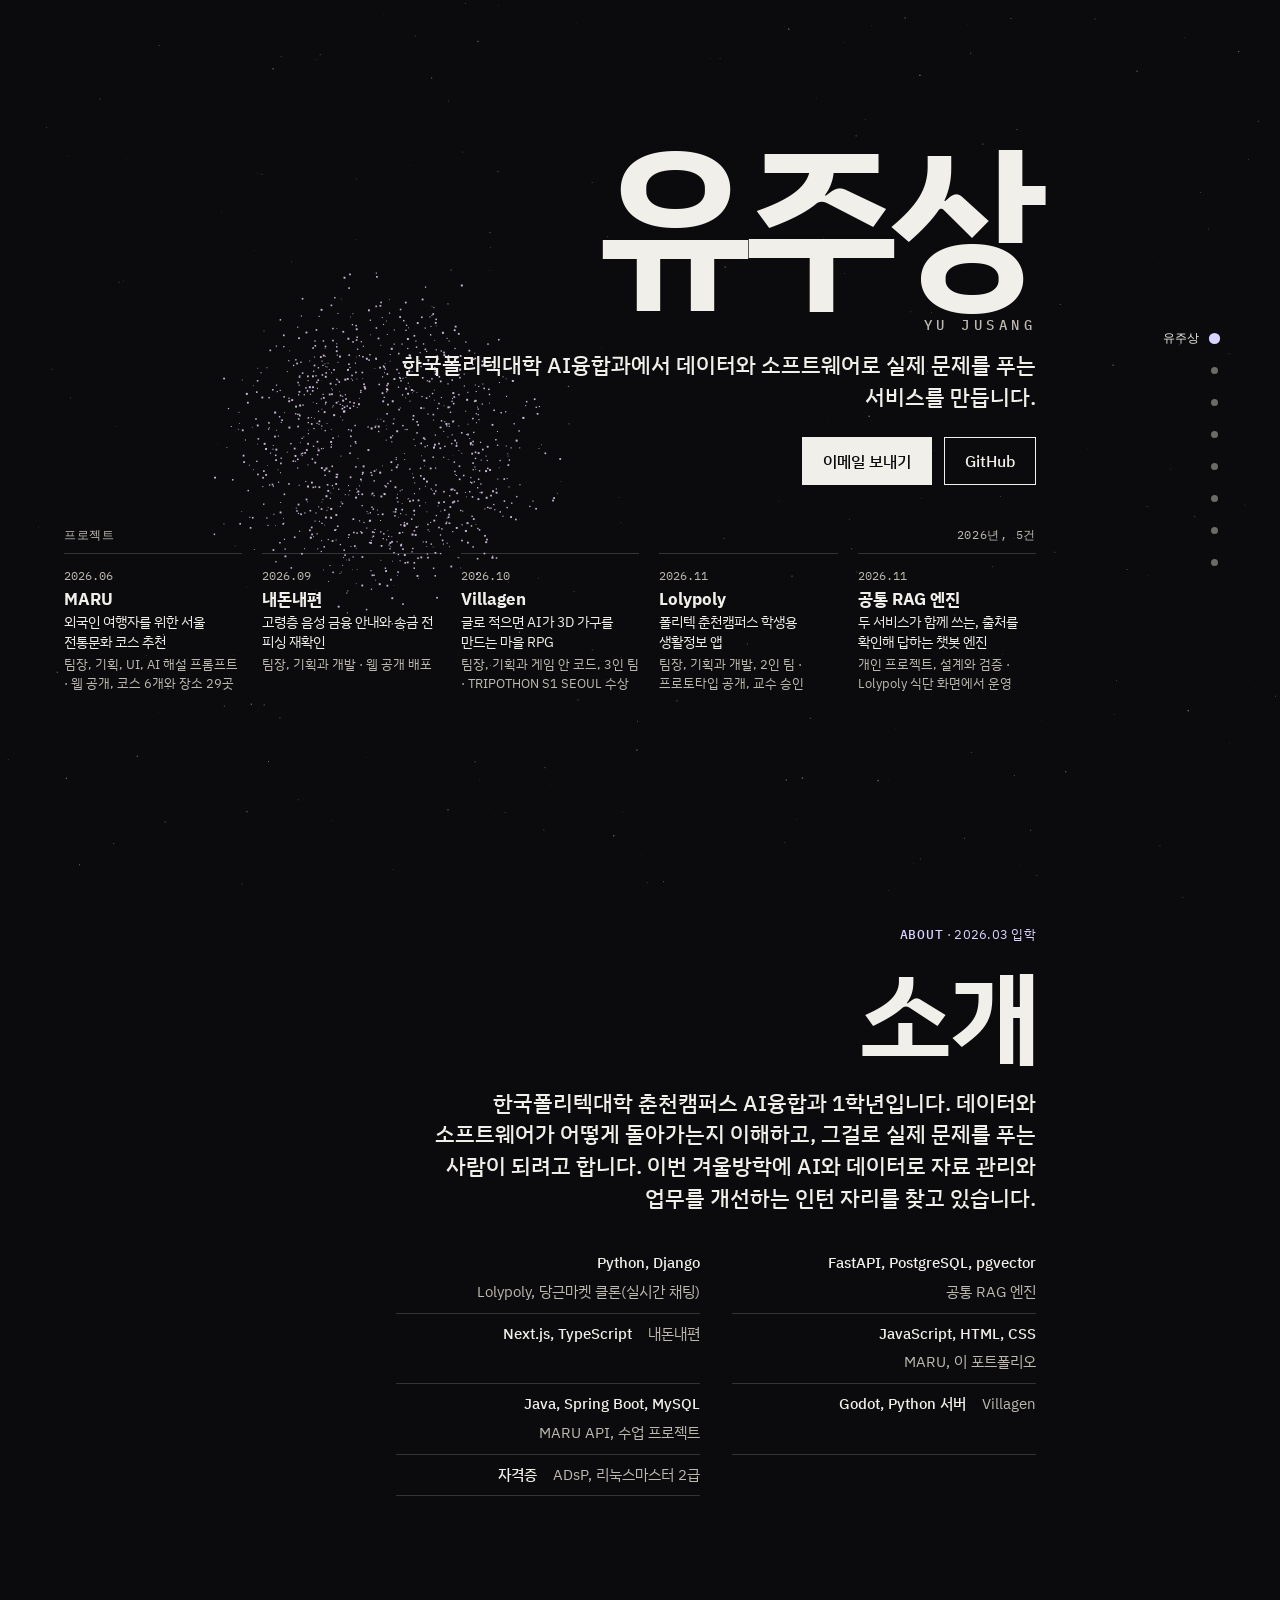
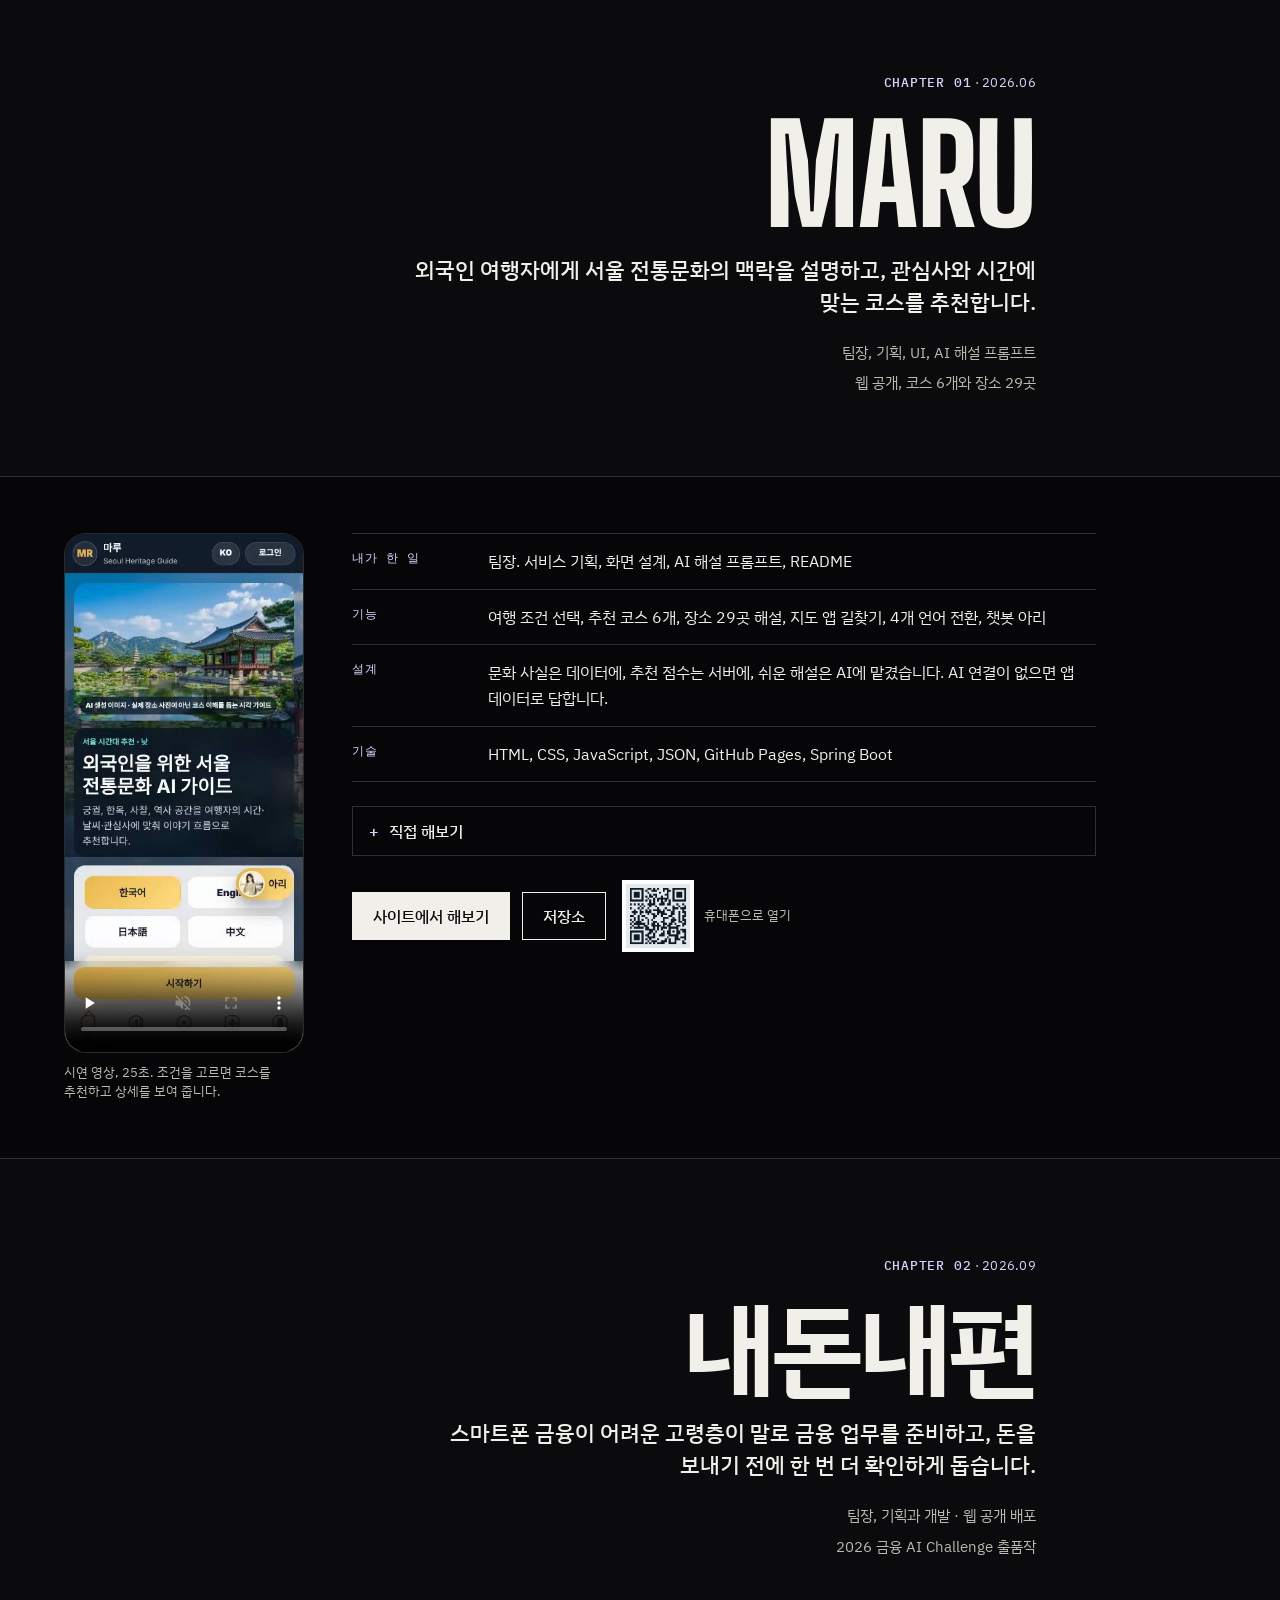
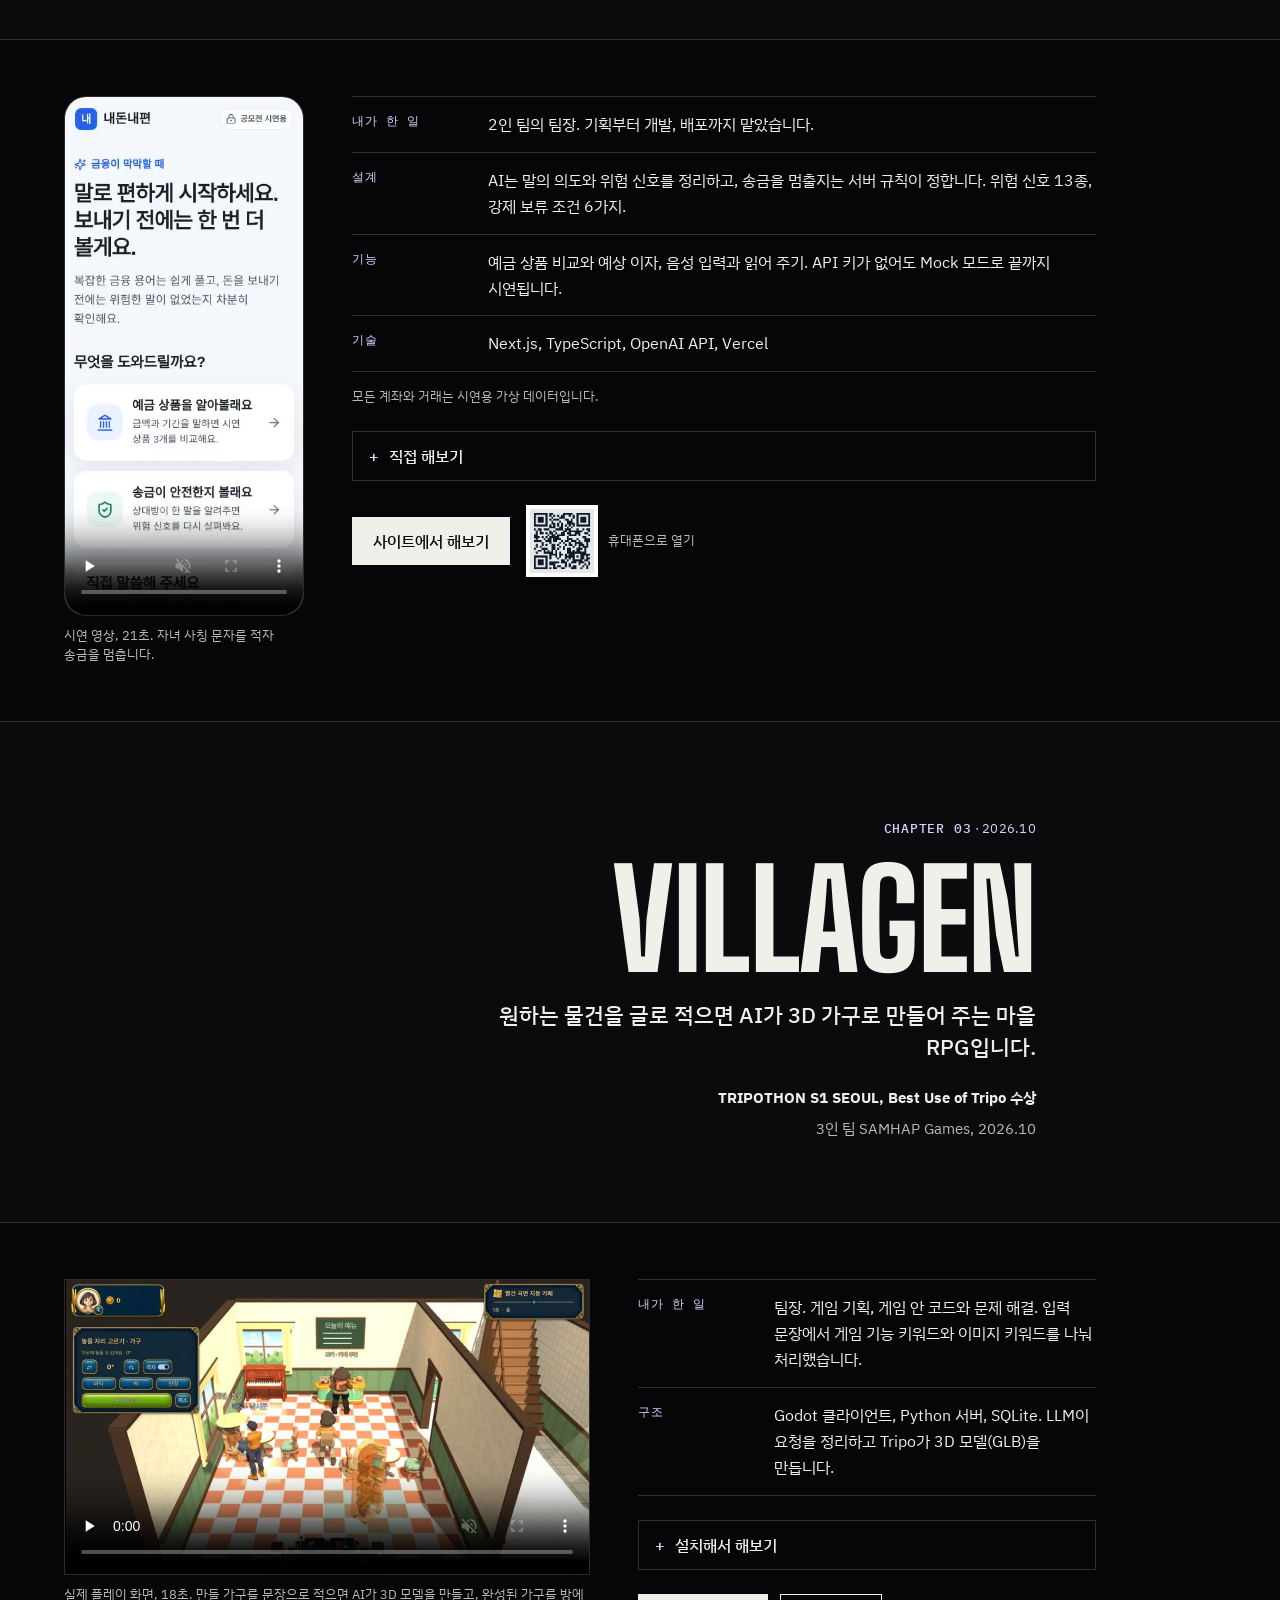
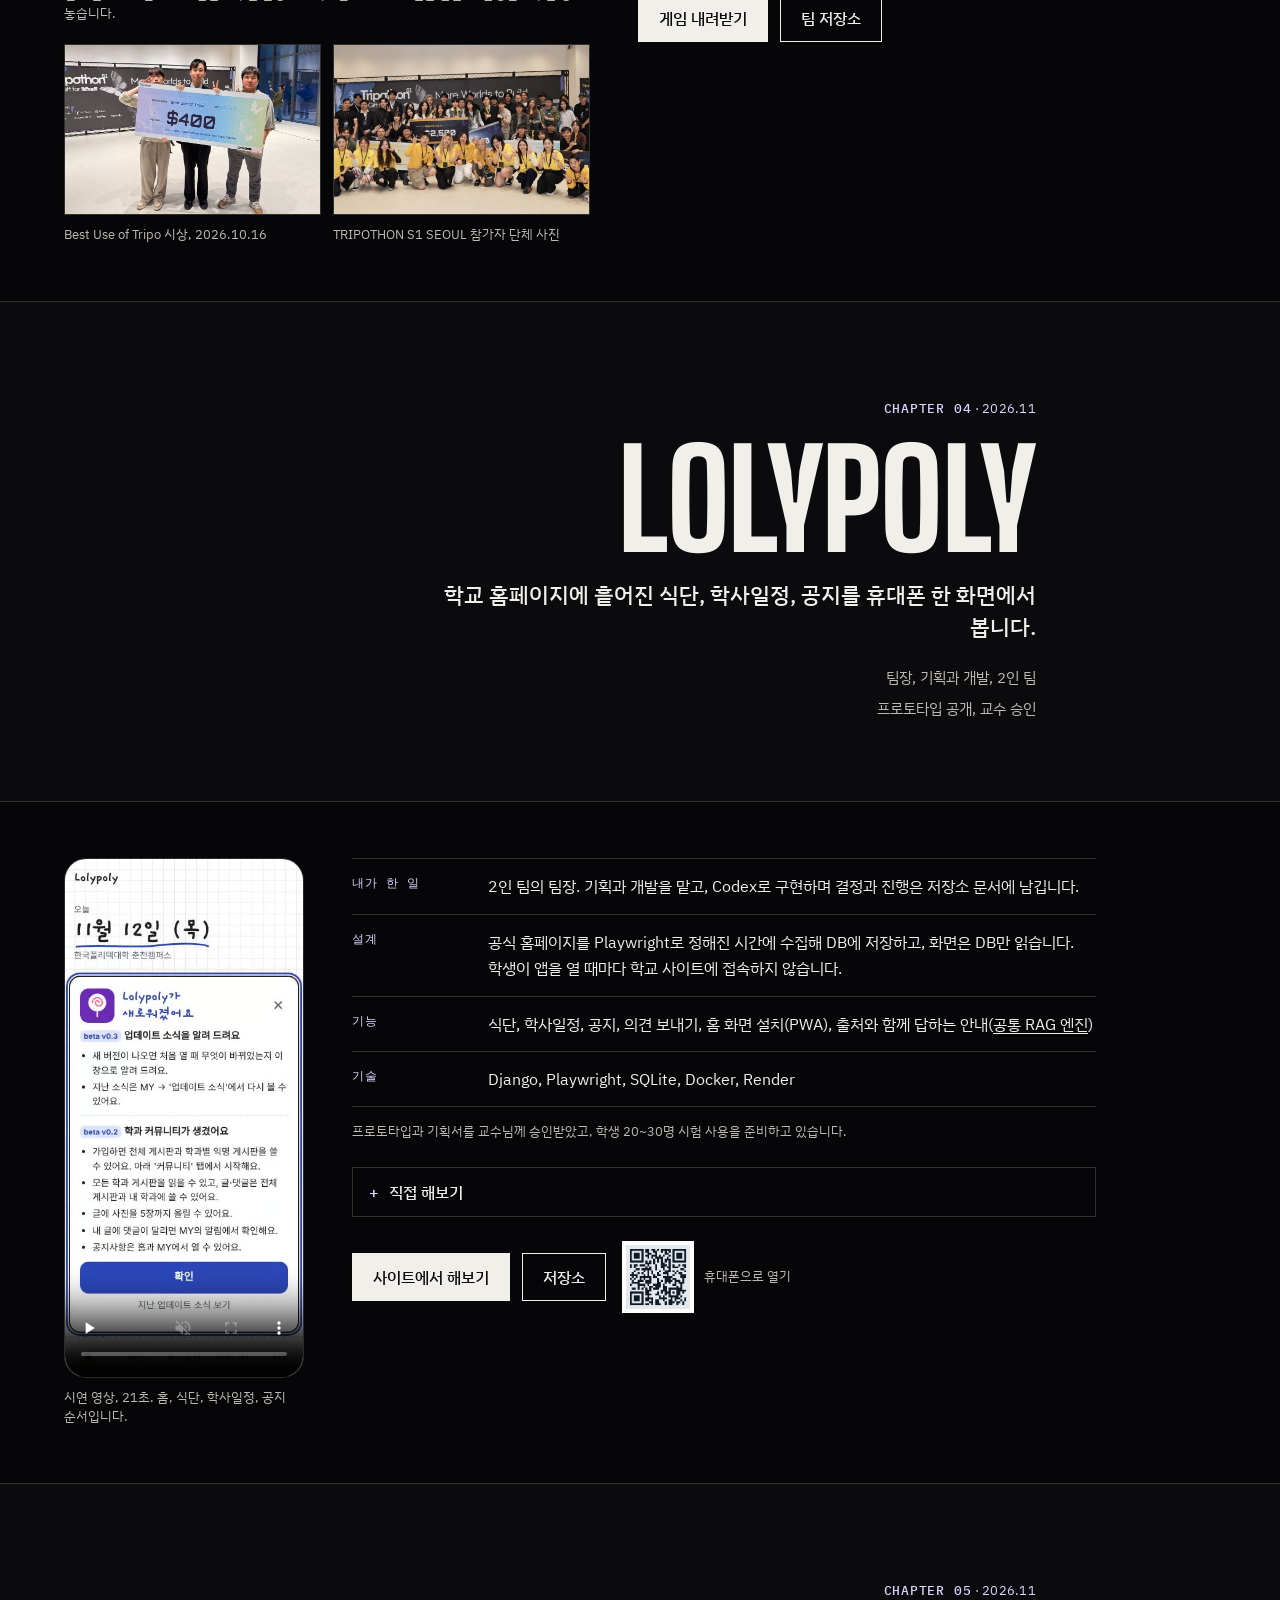
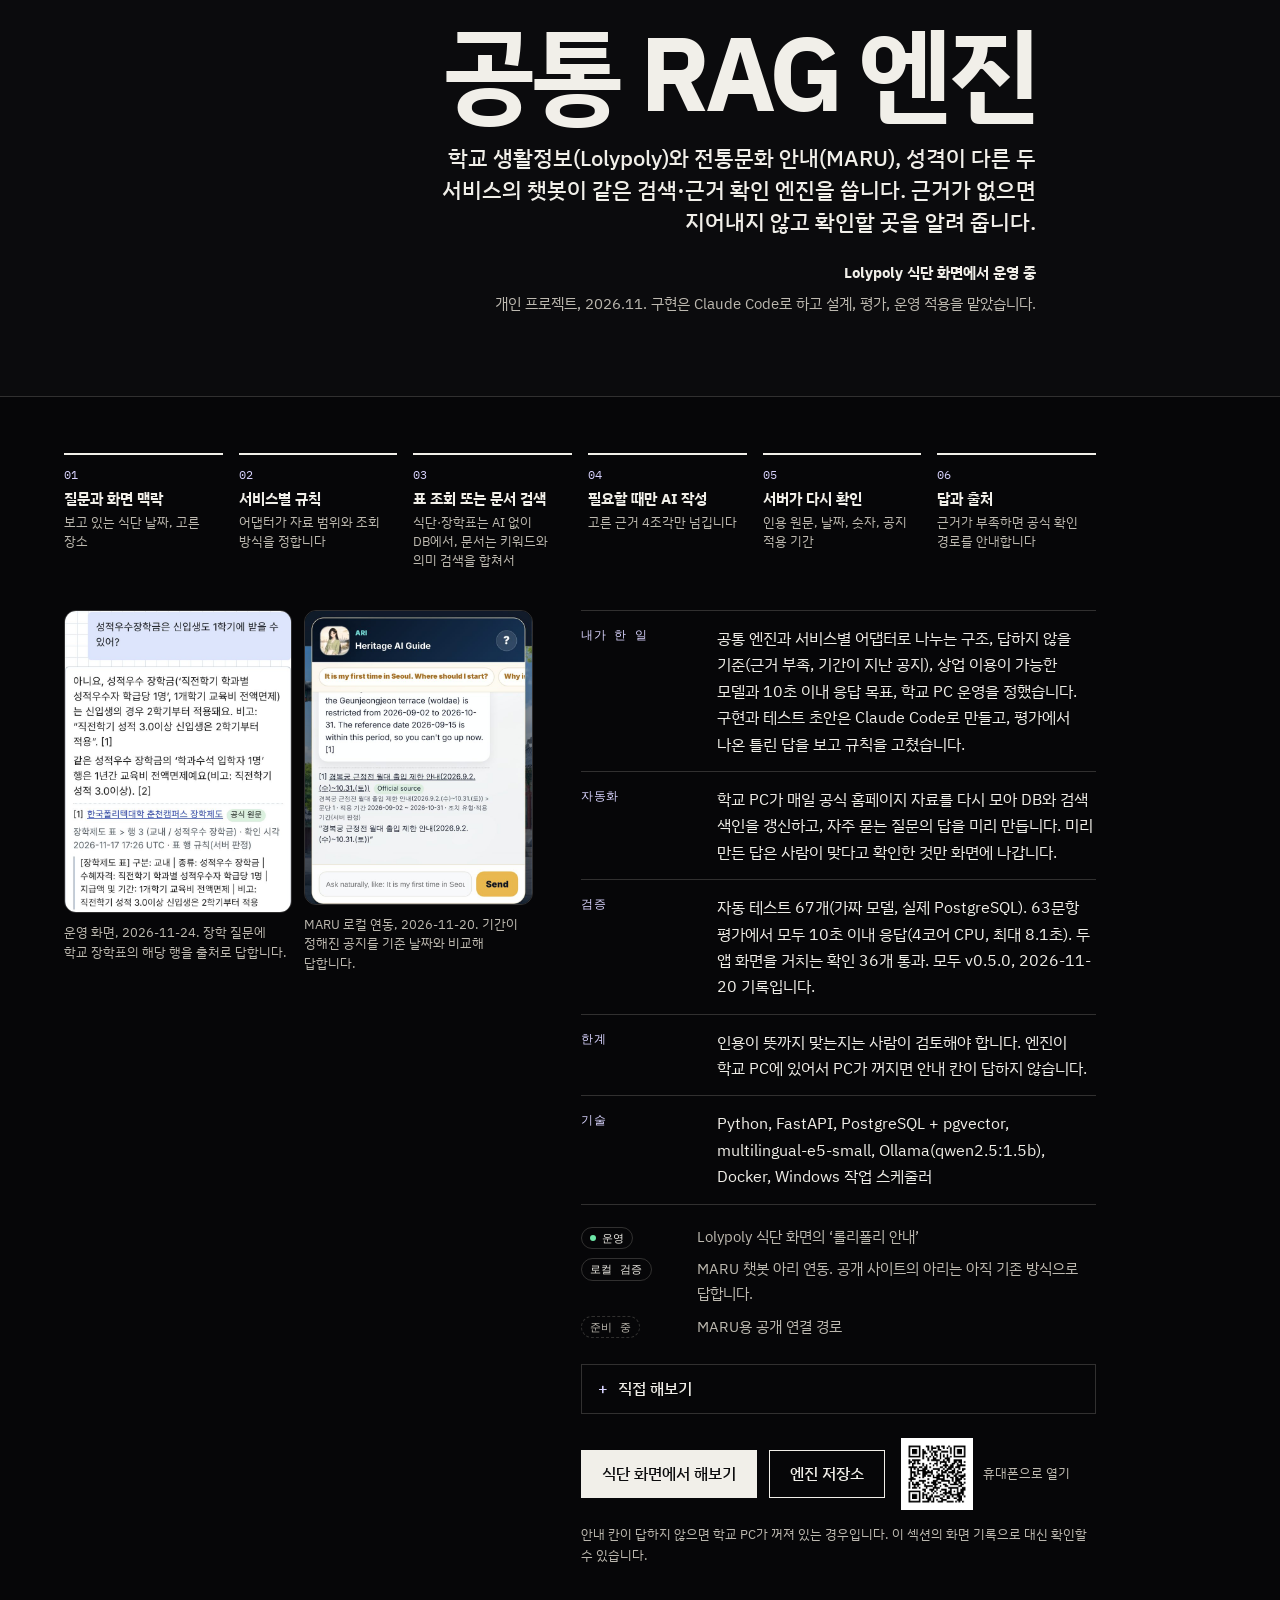
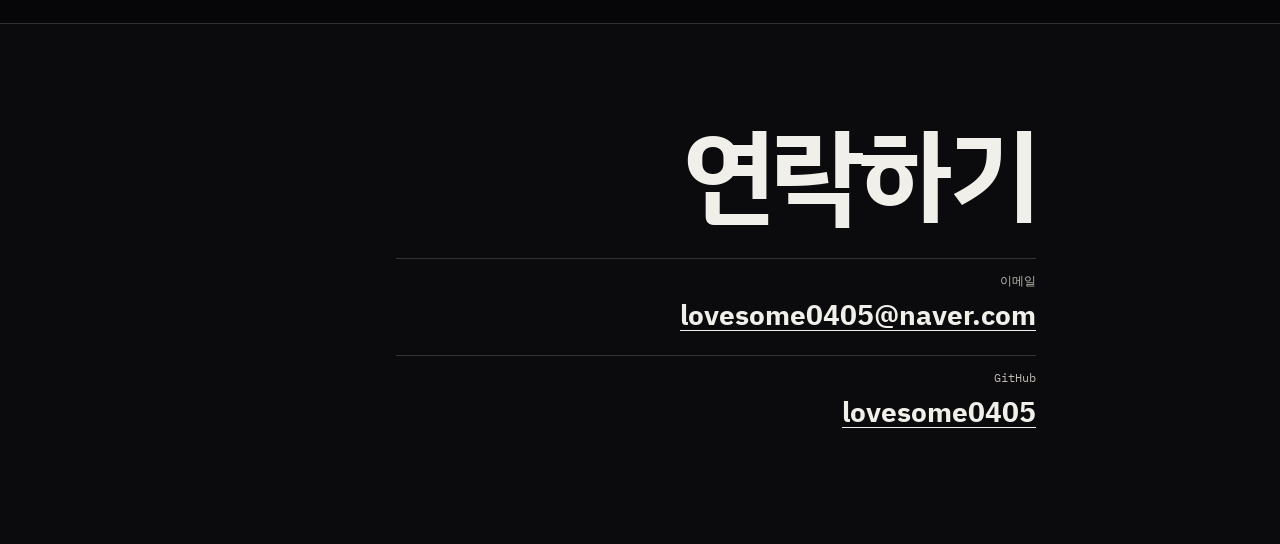
<file: index.html>
<!doctype html>
<html lang="ko">
<head>
<meta charset="utf-8">
<meta name="viewport" content="width=device-width, initial-scale=1">
<title>유주상 포트폴리오</title>
<meta name="description" content="한국폴리텍대학 춘천캠퍼스 AI융합과 유주상의 포트폴리오. MARU, 내돈내편, Villagen, Lolypoly, 공통 RAG 엔진.">
<meta name="theme-color" content="#0b0b0d">
<link rel="preconnect" href="https://fonts.googleapis.com">
<link rel="preconnect" href="https://fonts.gstatic.com" crossorigin>
<link href="https://fonts.googleapis.com/css2?family=Big+Shoulders+Display:wght@600;800&family=IBM+Plex+Mono:wght@400;500&family=IBM+Plex+Sans+KR:wght@400;500;700&display=swap" rel="stylesheet">
<link rel="stylesheet" href="style.css">
<script>document.documentElement.classList.add('js');</script>
</head>
<body>
<a class="skip" href="#main">본문으로 건너뛰기</a>

<canvas class="field" id="field" aria-hidden="true"></canvas>

<!-- 모바일: 지금 읽는 장을 알려 주는 상단 띠 -->
<div class="now" aria-hidden="true">
  <span class="now-num" id="now-num">—</span>
  <span class="now-label" id="now-label">유주상</span>
  <span class="now-bar"><span id="now-fill"></span></span>
</div>

<!-- 데스크톱: 오른쪽 점 목차. 섹션 순서에서 a.js가 만든다 -->
<nav class="rail" aria-label="장 목차"><ol id="rail-list"></ol></nav>

<main id="main">

  <!-- 시작 -->
  <section class="panel hero" id="top" data-chapter="top" data-label="유주상" aria-labelledby="hero-title">
    <div class="panel-inner">
      <h1 id="hero-title" class="reveal"><span class="hero-ko">유주상</span><span class="hero-en" lang="en">YU JUSANG</span></h1>
      <p class="sub reveal">한국폴리텍대학 AI융합과에서 데이터와 소프트웨어로 실제 문제를 푸는 서비스를 만듭니다.</p>
      <div class="cta reveal">
        <a class="btn btn--solid" href="mailto:lovesome0405@naver.com">이메일 보내기</a>
        <a class="btn" href="https://github.com/lovesome0405">GitHub</a>
      </div>
    </div>
    <nav class="index reveal" id="work" aria-labelledby="work-title">
      <p class="index-head"><span id="work-title">프로젝트</span><span>2026년, 5건</span></p>
      <ol>
        <li><a href="#maru"><span class="ix-date">2026.06</span><span class="ix-name" lang="en">MARU</span><span class="ix-what">외국인 여행자를 위한 서울 전통문화 코스 추천</span><span class="ix-note">팀장, 기획, UI, AI 해설 프롬프트 · 웹 공개, 코스 6개와 장소 29곳</span></a></li>
        <li><a href="#naedon"><span class="ix-date">2026.09</span><span class="ix-name">내돈내편</span><span class="ix-what">고령층 음성 금융 안내와 송금 전 피싱 재확인</span><span class="ix-note">팀장, 기획과 개발 · 웹 공개 배포</span></a></li>
        <li><a href="#villagen"><span class="ix-date">2026.10</span><span class="ix-name" lang="en">Villagen</span><span class="ix-what">글로 적으면 AI가 3D 가구를 만드는 마을 RPG</span><span class="ix-note">팀장, 기획과 게임 안 코드, 3인 팀 · TRIPOTHON S1 SEOUL 수상</span></a></li>
        <li><a href="#lolypoly"><span class="ix-date">2026.11</span><span class="ix-name" lang="en">Lolypoly</span><span class="ix-what">폴리텍 춘천캠퍼스 학생용 생활정보 앱</span><span class="ix-note">팀장, 기획과 개발, 2인 팀 · 프로토타입 공개, 교수 승인</span></a></li>
        <li><a href="#rag"><span class="ix-date">2026.11</span><span class="ix-name">공통 RAG 엔진</span><span class="ix-what">두 서비스가 함께 쓰는, 출처를 확인해 답하는 챗봇 엔진</span><span class="ix-note">개인 프로젝트, 설계와 검증 · Lolypoly 식단 화면에서 운영</span></a></li>
      </ol>
    </nav>
  </section>

  <!-- 소개 -->
  <section class="panel about" id="about" data-chapter="about" data-label="2026.03 소개" aria-labelledby="about-title">
    <div class="panel-inner">
      <p class="kicker reveal"><span class="mono">ABOUT</span> · <time datetime="2026-03">2026.03</time> 입학</p>
      <h2 id="about-title" class="reveal">소개</h2>
      <p class="sub reveal">한국폴리텍대학 춘천캠퍼스 AI융합과 1학년입니다. 데이터와 소프트웨어가 어떻게 돌아가는지 이해하고, 그걸로 실제 문제를 푸는 사람이 되려고 합니다. 이번 겨울방학에 AI와 데이터로 자료 관리와 업무를 개선하는 인턴 자리를 찾고 있습니다.</p>
      <dl class="tools reveal">
        <div><dt>Python, Django</dt><dd>Lolypoly, 당근마켓 클론(실시간 채팅)</dd></div>
        <div><dt>FastAPI, PostgreSQL, pgvector</dt><dd>공통 RAG 엔진</dd></div>
        <div><dt>Next.js, TypeScript</dt><dd>내돈내편</dd></div>
        <div><dt>JavaScript, HTML, CSS</dt><dd>MARU, 이 포트폴리오</dd></div>
        <div><dt>Java, Spring Boot, MySQL</dt><dd>MARU API, 수업 프로젝트</dd></div>
        <div><dt>Godot, Python 서버</dt><dd>Villagen</dd></div>
        <div><dt>자격증</dt><dd>ADsP, 리눅스마스터 2급</dd></div>
      </dl>
    </div>
  </section>

  <!-- 1장 MARU -->
  <section class="chapter" id="maru" data-chapter="maru" data-label="2026.06 MARU" aria-labelledby="maru-title">
    <div class="panel">
      <div class="panel-inner">
        <p class="kicker reveal"><span class="mono" data-chno>CHAPTER</span> · <time datetime="2026-06">2026.06</time></p>
        <h2 id="maru-title" class="reveal" lang="en">MARU</h2>
        <p class="sub reveal">외국인 여행자에게 서울 전통문화의 맥락을 설명하고, 관심사와 시간에 맞는 코스를 추천합니다.</p>
        <ul class="lines reveal">
          <li>팀장, 기획, UI, AI 해설 프롬프트</li>
          <li>웹 공개, 코스 6개와 장소 29곳</li>
        </ul>
      </div>
    </div>
    <div class="detail">
      <div class="detail-inner">
        <figure class="media media--phone reveal">
          <video src="assets/video/maru.mp4" poster="assets/video/maru.jpg" width="390" height="844" controls muted playsinline preload="none" aria-label="MARU 시연 영상. 조건을 고르고 추천 코스와 코스 상세를 본다"></video>
          <figcaption>시연 영상, 25초. 조건을 고르면 코스를 추천하고 상세를 보여 줍니다.</figcaption>
        </figure>
        <div class="body reveal">
          <dl class="facts">
            <div><dt>내가 한 일</dt><dd>팀장. 서비스 기획, 화면 설계, AI 해설 프롬프트, README</dd></div>
            <div><dt>기능</dt><dd>여행 조건 선택, 추천 코스 6개, 장소 29곳 해설, 지도 앱 길찾기, 4개 언어 전환, 챗봇 아리</dd></div>
            <div><dt>설계</dt><dd>문화 사실은 데이터에, 추천 점수는 서버에, 쉬운 해설은 AI에 맡겼습니다. AI 연결이 없으면 앱 데이터로 답합니다.</dd></div>
            <div><dt>기술</dt><dd>HTML, CSS, JavaScript, JSON, GitHub Pages, Spring Boot</dd></div>
          </dl>
          <details class="try">
            <summary>직접 해보기</summary>
            <ol>
              <li>시작하기를 누르고 지역과 시간, 관심사, 동행, 예산을 차례로 고릅니다.</li>
              <li>마지막 칸에 원하는 조건을 적습니다. 예: 사진 찍기 좋은 곳이면 좋겠어요</li>
              <li>추천 코스 보기를 누르고, 코스를 열어 추천 이유와 지도 길찾기를 확인합니다. 오른쪽 아래 아리에게 질문해도 됩니다.</li>
            </ol>
          </details>
          <div class="cta">
            <a class="btn btn--solid" href="https://lovesome0405.github.io/ari/">사이트에서 해보기</a>
            <a class="btn" href="https://github.com/lovesome0405/ari">저장소</a>
            <figure class="qr"><img src="assets/qr-maru.png" width="88" height="88" alt="MARU 사이트 주소 QR 코드"><figcaption>휴대폰으로 열기</figcaption></figure>
          </div>
        </div>
      </div>
    </div>
  </section>

  <!-- 2장 내돈내편 -->
  <section class="chapter" id="naedon" data-chapter="naedon" data-label="2026.09 내돈내편" aria-labelledby="naedon-title">
    <div class="panel">
      <div class="panel-inner">
        <p class="kicker reveal"><span class="mono" data-chno>CHAPTER</span> · <time datetime="2026-09">2026.09</time></p>
        <h2 id="naedon-title" class="reveal">내돈내편</h2>
        <p class="sub reveal">스마트폰 금융이 어려운 고령층이 말로 금융 업무를 준비하고, 돈을 보내기 전에 한 번 더 확인하게 돕습니다.</p>
        <ul class="lines reveal">
          <li>팀장, 기획과 개발 · 웹 공개 배포</li>
          <li>2026 금융 AI Challenge 출품작</li>
        </ul>
      </div>
    </div>
    <div class="detail">
      <div class="detail-inner">
        <figure class="media media--phone reveal">
          <video src="assets/video/naedon.mp4" poster="assets/video/naedon.jpg" width="390" height="844" controls muted playsinline preload="none" aria-label="내돈내편 시연 영상. 자녀를 사칭한 송금 요청을 입력하자 송금을 잠시 멈추는 화면이 나온다"></video>
          <figcaption>시연 영상, 21초. 자녀 사칭 문자를 적자 송금을 멈춥니다.</figcaption>
        </figure>
        <div class="body reveal">
          <dl class="facts">
            <div><dt>내가 한 일</dt><dd>2인 팀의 팀장. 기획부터 개발, 배포까지 맡았습니다.</dd></div>
            <div><dt>설계</dt><dd>AI는 말의 의도와 위험 신호를 정리하고, 송금을 멈출지는 서버 규칙이 정합니다. 위험 신호 13종, 강제 보류 조건 6가지.</dd></div>
            <div><dt>기능</dt><dd>예금 상품 비교와 예상 이자, 음성 입력과 읽어 주기. API 키가 없어도 Mock 모드로 끝까지 시연됩니다.</dd></div>
            <div><dt>기술</dt><dd>Next.js, TypeScript, OpenAI API, Vercel</dd></div>
          </dl>
          <p class="note">모든 계좌와 거래는 시연용 가상 데이터입니다.</p>
          <details class="try">
            <summary>직접 해보기</summary>
            <ol>
              <li>‘송금이 안전한지 볼래요’를 누릅니다. 예시 상황이 먼저 분석됩니다.</li>
              <li>입력칸에 직접 적어 봅니다. 예: 아들이 폰이 고장났다며 문화상품권 50만 원어치 사서 보내달래요</li>
              <li>송금 보류 화면과 위험 이유를 확인합니다. 예금 비교는 ‘2천만 원을 1년 맡기고 싶어’로 해 볼 수 있습니다.</li>
            </ol>
          </details>
          <div class="cta">
            <a class="btn btn--solid" href="https://naedonnaepyeon.vercel.app">사이트에서 해보기</a>
            <figure class="qr"><img src="assets/qr-naedon.png" width="88" height="88" alt="내돈내편 사이트 주소 QR 코드"><figcaption>휴대폰으로 열기</figcaption></figure>
          </div>
        </div>
      </div>
    </div>
  </section>

  <!-- 3장 Villagen -->
  <section class="chapter" id="villagen" data-chapter="villagen" data-label="2026.10 Villagen" aria-labelledby="villagen-title">
    <div class="panel">
      <div class="panel-inner">
        <p class="kicker reveal"><span class="mono" data-chno>CHAPTER</span> · <time datetime="2026-10">2026.10</time></p>
        <h2 id="villagen-title" class="reveal" lang="en">VILLAGEN</h2>
        <p class="sub reveal">원하는 물건을 글로 적으면 AI가 3D 가구로 만들어 주는 마을 RPG입니다.</p>
        <ul class="lines reveal">
          <li><strong>TRIPOTHON S1 SEOUL, Best Use of Tripo 수상</strong></li>
          <li>3인 팀 SAMHAP Games, 2026.10</li>
        </ul>
      </div>
    </div>
    <div class="detail">
      <div class="detail-inner detail-inner--wide">
        <div class="media-stack reveal">
          <figure class="media media--wide">
            <video src="assets/video/villagen.mp4" poster="assets/video/villagen.jpg" width="960" height="540" controls muted playsinline preload="none" aria-label="Villagen 플레이 영상. 카페 안에서 제작 의뢰 창에 만들 가구를 문장으로 적고, 제작 진행 표시가 끝나면 완성된 3D 가구를 방 안에 놓는다"></video>
            <figcaption>실제 플레이 화면, 18초. 만들 가구를 문장으로 적으면 AI가 3D 모델을 만들고, 완성된 가구를 방에 놓습니다.</figcaption>
          </figure>
          <div class="photo-pair">
            <figure><img src="assets/villagen-award.jpg" width="960" height="640" loading="lazy" alt="TRIPOTHON S1 시상식에서 SAMHAP Games 3명이 Best Use of Tripo 상금 400달러 보드를 들고 서 있다"><figcaption>Best Use of Tripo 시상, 2026.10.16</figcaption></figure>
            <figure><img src="assets/villagen-group.jpg" width="960" height="640" loading="lazy" alt="TRIPOTHON S1 SEOUL 참가자와 운영진 단체 사진"><figcaption>TRIPOTHON S1 SEOUL 참가자 단체 사진</figcaption></figure>
          </div>
        </div>
        <div class="body reveal">
          <dl class="facts">
            <div><dt>내가 한 일</dt><dd>팀장. 게임 기획, 게임 안 코드와 문제 해결. 입력 문장에서 게임 기능 키워드와 이미지 키워드를 나눠 처리했습니다.</dd></div>
            <div><dt>구조</dt><dd>Godot 클라이언트, Python 서버, SQLite. LLM이 요청을 정리하고 Tripo가 3D 모델(GLB)을 만듭니다.</dd></div>
          </dl>
          <details class="try">
            <summary>설치해서 해보기</summary>
            <dl class="facts facts--small">
              <div><dt>필요한 것</dt><dd>Windows PC, 인터넷 연결</dd></div>
              <div><dt>내려받기</dt><dd>설치 파일 1.03GB, 학교판 0.11.9.10</dd></div>
              <div><dt>조작</dt><dd>이동 WASD, 달리기 Shift, 상호작용 E, 제작 C, 지도 Tab</dd></div>
            </dl>
            <ol>
              <li>내려받기 페이지에서 ‘설치 파일 받기’를 눌러 <code>Villagen_School_Setup.exe</code>를 받습니다.</li>
              <li>파일을 실행하고 설치 위치를 고르면 바탕화면에 Villagen 아이콘이 생깁니다.</li>
              <li>처음 실행할 때 Windows ‘PC 보호’ 창이 뜨면 추가 정보, 실행 순서로 누릅니다.</li>
              <li>로그인 화면의 학교 월드에서 아이디와 비밀번호로 계정을 만듭니다.</li>
              <li>마을에서 C를 누르고 만들고 싶은 물건을 문장으로 적습니다. 예: 작은 버섯 모양 의자. 완성되면 가방에서 꺼내 원하는 곳에 놓습니다.</li>
            </ol>
            <p class="note">설치 없이 쓰려면 같은 페이지의 압축 파일(1.09GB)을 받아 풀고 <code>Villagen\Villagen.exe</code>를 실행합니다.</p>
          </details>
          <div class="cta">
            <a class="btn btn--solid" href="https://villagen-school-dl.s3.ap-northeast-2.amazonaws.com/school/index.html">게임 내려받기</a>
            <a class="btn" href="https://github.com/NormalMan0228/tripo_s1">팀 저장소</a>
          </div>
        </div>
      </div>
    </div>
  </section>

  <!-- 4장 Lolypoly -->
  <section class="chapter" id="lolypoly" data-chapter="lolypoly" data-label="2026.11 Lolypoly" aria-labelledby="lolypoly-title">
    <div class="panel">
      <div class="panel-inner">
        <p class="kicker reveal"><span class="mono" data-chno>CHAPTER</span> · <time datetime="2026-11">2026.11</time></p>
        <h2 id="lolypoly-title" class="reveal" lang="en">LOLYPOLY</h2>
        <p class="sub reveal">학교 홈페이지에 흩어진 식단, 학사일정, 공지를 휴대폰 한 화면에서 봅니다.</p>
        <ul class="lines reveal">
          <li>팀장, 기획과 개발, 2인 팀</li>
          <li>프로토타입 공개, 교수 승인</li>
        </ul>
      </div>
    </div>
    <div class="detail">
      <div class="detail-inner">
        <figure class="media media--phone reveal">
          <video src="assets/video/lolypoly.mp4" poster="assets/video/lolypoly.jpg" width="390" height="844" controls muted playsinline preload="none" aria-label="Lolypoly 시연 영상. 홈, 식단, 학사일정, 공지 화면을 차례로 본다"></video>
          <figcaption>시연 영상, 21초. 홈, 식단, 학사일정, 공지 순서입니다.</figcaption>
        </figure>
        <div class="body reveal">
          <dl class="facts">
            <div><dt>내가 한 일</dt><dd>2인 팀의 팀장. 기획과 개발을 맡고, Codex로 구현하며 결정과 진행은 저장소 문서에 남깁니다.</dd></div>
            <div><dt>설계</dt><dd>공식 홈페이지를 Playwright로 정해진 시간에 수집해 DB에 저장하고, 화면은 DB만 읽습니다. 학생이 앱을 열 때마다 학교 사이트에 접속하지 않습니다.</dd></div>
            <div><dt>기능</dt><dd>식단, 학사일정, 공지, 의견 보내기, 홈 화면 설치(PWA), 출처와 함께 답하는 안내(<a href="#rag">공통 RAG 엔진</a>)</dd></div>
            <div><dt>기술</dt><dd>Django, Playwright, SQLite, Docker, Render</dd></div>
          </dl>
          <p class="note">프로토타입과 기획서를 교수님께 승인받았고, 학생 20~30명 시험 사용을 준비하고 있습니다.</p>
          <details class="try">
            <summary>직접 해보기</summary>
            <ol>
              <li>휴대폰으로 엽니다. 로그인 없이 오늘 식단과 가까운 학사일정이 바로 보입니다.</li>
              <li>아래 탭에서 식단, 학사일정을 눌러 이번 주 메뉴와 이번 달 일정을 봅니다.</li>
              <li>브라우저 메뉴의 ‘홈 화면에 추가’를 누르면 앱처럼 설치됩니다.</li>
            </ol>
          </details>
          <div class="cta">
            <a class="btn btn--solid" href="https://lolypoly.lolypoly.workers.dev/">사이트에서 해보기</a>
            <a class="btn" href="https://github.com/chanmini584-ux/LOLYPOLY">저장소</a>
            <figure class="qr"><img src="assets/qr-lolypoly.png" width="88" height="88" alt="Lolypoly 사이트 주소 QR 코드"><figcaption>휴대폰으로 열기</figcaption></figure>
          </div>
        </div>
      </div>
    </div>
  </section>

  <!-- 5장 공통 RAG 엔진 -->
  <section class="chapter" id="rag" data-chapter="rag" data-label="2026.11 공통 RAG 엔진" aria-labelledby="rag-title">
    <div class="panel">
      <div class="panel-inner">
        <p class="kicker reveal"><span class="mono" data-chno>CHAPTER</span> · <time datetime="2026-11">2026.11</time></p>
        <h2 id="rag-title" class="reveal">공통 RAG 엔진</h2>
        <p class="sub reveal">학교 생활정보(Lolypoly)와 전통문화 안내(MARU), 성격이 다른 두 서비스의 챗봇이 같은 검색·근거 확인 엔진을 씁니다. 근거가 없으면 지어내지 않고 확인할 곳을 알려 줍니다.</p>
        <ul class="lines reveal">
          <li><strong>Lolypoly 식단 화면에서 운영 중</strong></li>
          <li>개인 프로젝트, 2026.11. 구현은 Claude Code로 하고 설계, 평가, 운영 적용을 맡았습니다.</li>
        </ul>
      </div>
    </div>
    <div class="detail">
      <div class="detail-flow">
        <ol class="flow reveal" aria-label="질문을 처리하는 순서">
          <li><b>질문과 화면 맥락</b><span>보고 있는 식단 날짜, 고른 장소</span></li>
          <li><b>서비스별 규칙</b><span>어댑터가 자료 범위와 조회 방식을 정합니다</span></li>
          <li><b>표 조회 또는 문서 검색</b><span>식단·장학표는 AI 없이 DB에서, 문서는 키워드와 의미 검색을 합쳐서</span></li>
          <li><b>필요할 때만 AI 작성</b><span>고른 근거 4조각만 넘깁니다</span></li>
          <li><b>서버가 다시 확인</b><span>인용 원문, 날짜, 숫자, 공지 적용 기간</span></li>
          <li><b>답과 출처</b><span>근거가 부족하면 공식 확인 경로를 안내합니다</span></li>
        </ol>
      </div>
      <div class="detail-inner detail-inner--pair">
        <div class="shot-pair reveal">
          <figure><img src="assets/rag-lolypoly-live.jpg" width="716" height="954" loading="lazy" alt="롤리폴리 안내 화면. 성적우수장학금은 신입생도 1학기에 받을 수 있냐는 질문에 아니요, 신입생은 2학기부터 적용된다고 답하고 학교 장학제도 표의 해당 행을 출처로 보여 준다"><figcaption>운영 화면, 2026-11-24. 장학 질문에 학교 장학표의 해당 행을 출처로 답합니다.</figcaption></figure>
          <figure><img src="assets/rag-maru-local.jpg" width="716" height="926" loading="lazy" alt="MARU 아리 패널. 경복궁 근정전 월대에 지금 올라갈 수 있냐는 질문에 2026-09-02부터 10-31까지 출입이 제한되어 기준 날짜에는 올라갈 수 없다고 영어로 답하고 궁능유적본부 공지를 출처로 보여 준다"><figcaption>MARU 로컬 연동, 2026-11-20. 기간이 정해진 공지를 기준 날짜와 비교해 답합니다.</figcaption></figure>
        </div>
        <div class="body reveal">
          <dl class="facts">
            <div><dt>내가 한 일</dt><dd>공통 엔진과 서비스별 어댑터로 나누는 구조, 답하지 않을 기준(근거 부족, 기간이 지난 공지), 상업 이용이 가능한 모델과 10초 이내 응답 목표, 학교 PC 운영을 정했습니다. 구현과 테스트 초안은 Claude Code로 만들고, 평가에서 나온 틀린 답을 보고 규칙을 고쳤습니다.</dd></div>
            <div><dt>자동화</dt><dd>학교 PC가 매일 공식 홈페이지 자료를 다시 모아 DB와 검색 색인을 갱신하고, 자주 묻는 질문의 답을 미리 만듭니다. 미리 만든 답은 사람이 맞다고 확인한 것만 화면에 나갑니다.</dd></div>
            <div><dt>검증</dt><dd>자동 테스트 67개(가짜 모델, 실제 PostgreSQL). 63문항 평가에서 모두 10초 이내 응답(4코어 CPU, 최대 8.1초). 두 앱 화면을 거치는 확인 36개 통과. 모두 v0.5.0, 2026-11-20 기록입니다.</dd></div>
            <div><dt>한계</dt><dd>인용이 뜻까지 맞는지는 사람이 검토해야 합니다. 엔진이 학교 PC에 있어서 PC가 꺼지면 안내 칸이 답하지 않습니다.</dd></div>
            <div><dt>기술</dt><dd>Python, FastAPI, PostgreSQL + pgvector, multilingual-e5-small, Ollama(qwen2.5:1.5b), Docker, Windows 작업 스케줄러</dd></div>
          </dl>
          <dl class="status" aria-label="연결 상태">
            <div><dt><span class="chip chip--live">운영</span></dt><dd>Lolypoly 식단 화면의 ‘롤리폴리 안내’</dd></div>
            <div><dt><span class="chip">로컬 검증</span></dt><dd>MARU 챗봇 아리 연동. 공개 사이트의 아리는 아직 기존 방식으로 답합니다.</dd></div>
            <div><dt><span class="chip chip--plan">준비 중</span></dt><dd>MARU용 공개 연결 경로</dd></div>
          </dl>
          <details class="try">
            <summary>직접 해보기</summary>
            <ol>
              <li>Lolypoly 식단 화면을 엽니다. 업데이트 안내 창이 뜨면 ‘확인’을 누릅니다.</li>
              <li>‘롤리폴리 안내에게 물어보기’에 적습니다. 예: 오늘 점심 뭐야? 성적우수장학금은 신입생도 1학기에 받을 수 있어?</li>
              <li>답 아래 출처를 눌러 학교 홈페이지 원문과 비교합니다.</li>
            </ol>
          </details>
          <div class="cta">
            <a class="btn btn--solid" href="https://lolypoly.lolypoly.workers.dev/meals/">식단 화면에서 해보기</a>
            <a class="btn" href="https://github.com/lovesome0405/chatbot">엔진 저장소</a>
            <figure class="qr"><img src="assets/qr-rag.png" width="88" height="88" alt="Lolypoly 식단 화면 주소 QR 코드"><figcaption>휴대폰으로 열기</figcaption></figure>
          </div>
          <p class="note">안내 칸이 답하지 않으면 학교 PC가 꺼져 있는 경우입니다. 이 섹션의 화면 기록으로 대신 확인할 수 있습니다.</p>
        </div>
      </div>
    </div>
  </section>

  <!-- 연락하기 -->
  <section class="panel contact-panel" id="contact" data-chapter="contact" data-label="연락하기" aria-labelledby="contact-title">
    <div class="panel-inner">
      <h2 id="contact-title" class="reveal">연락하기</h2>
      <dl class="contact reveal">
        <div><dt>이메일</dt><dd><a href="mailto:lovesome0405@naver.com">lovesome0405@naver.com</a></dd></div>
        <div><dt>GitHub</dt><dd><a href="https://github.com/lovesome0405">lovesome0405</a></dd></div>
      </dl>
    </div>
  </section>
</main>

<script src="script.js" defer></script>
</body>
</html>
</file>
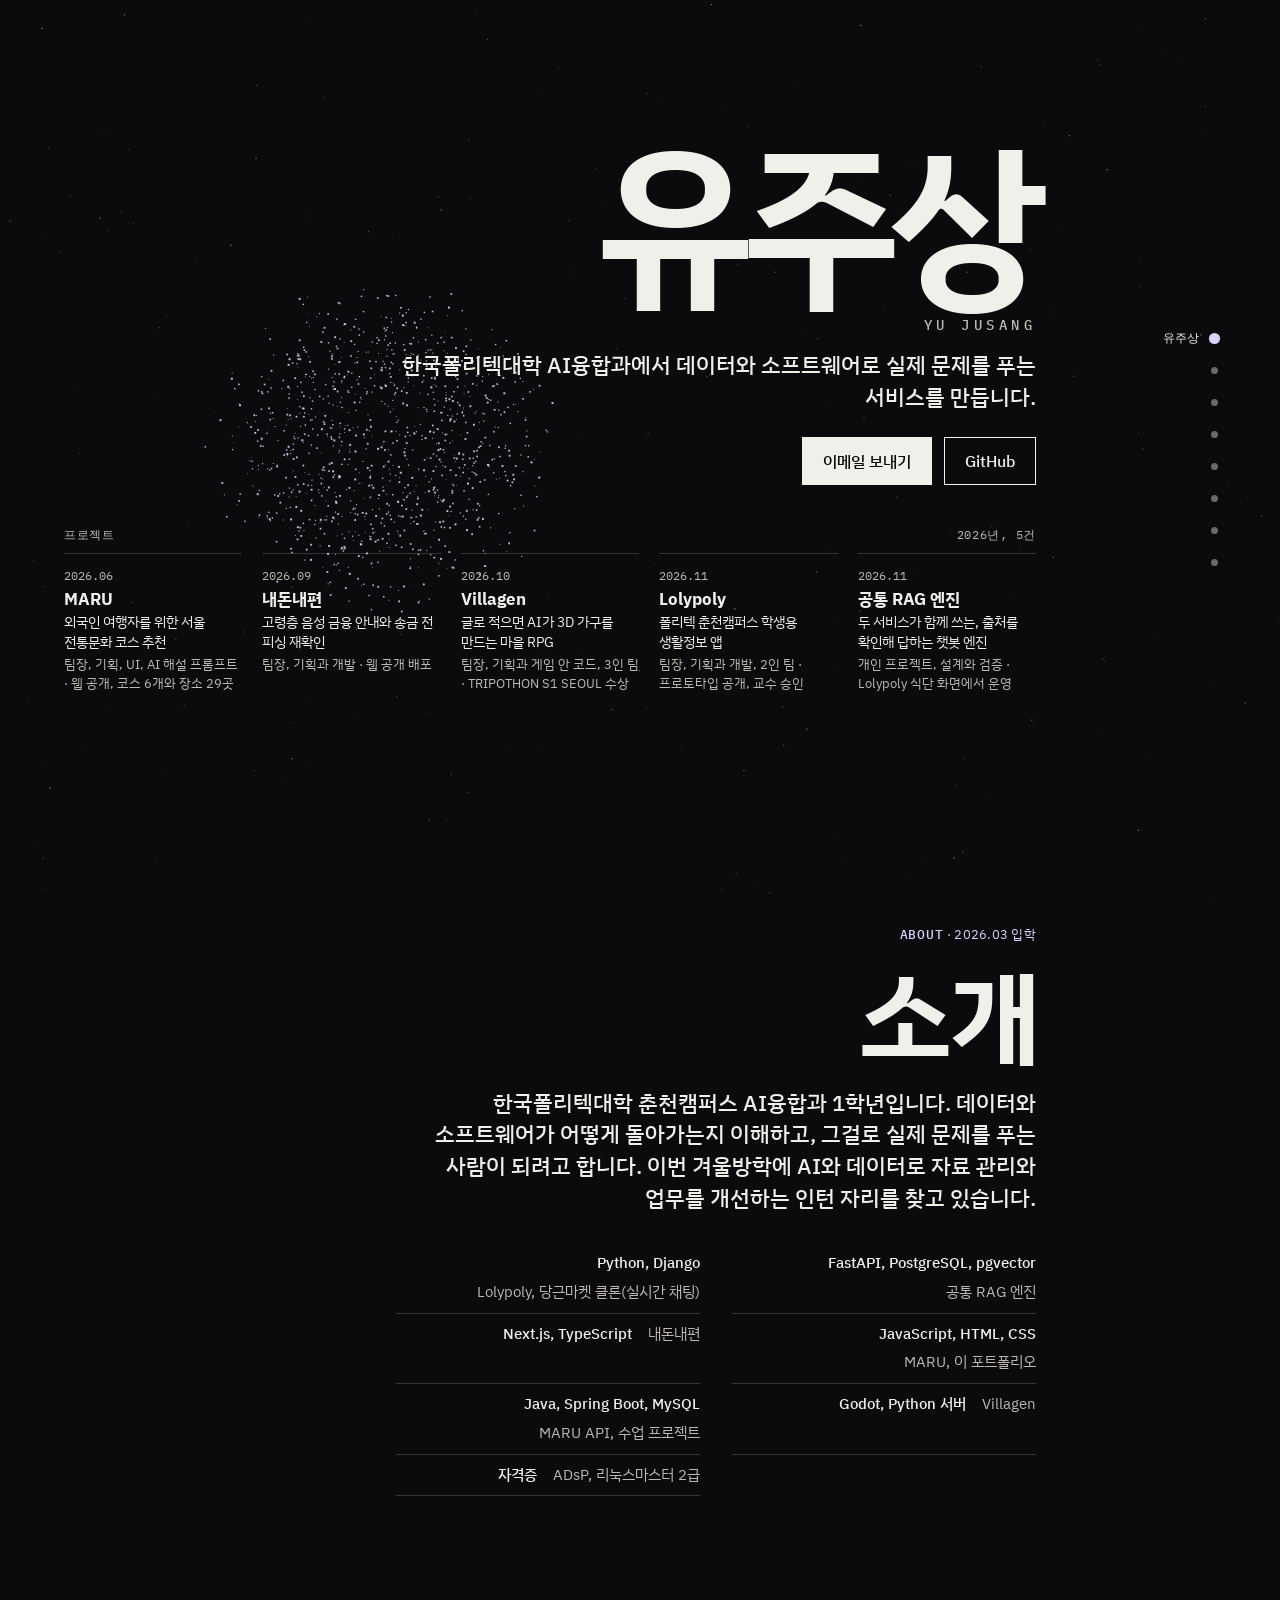
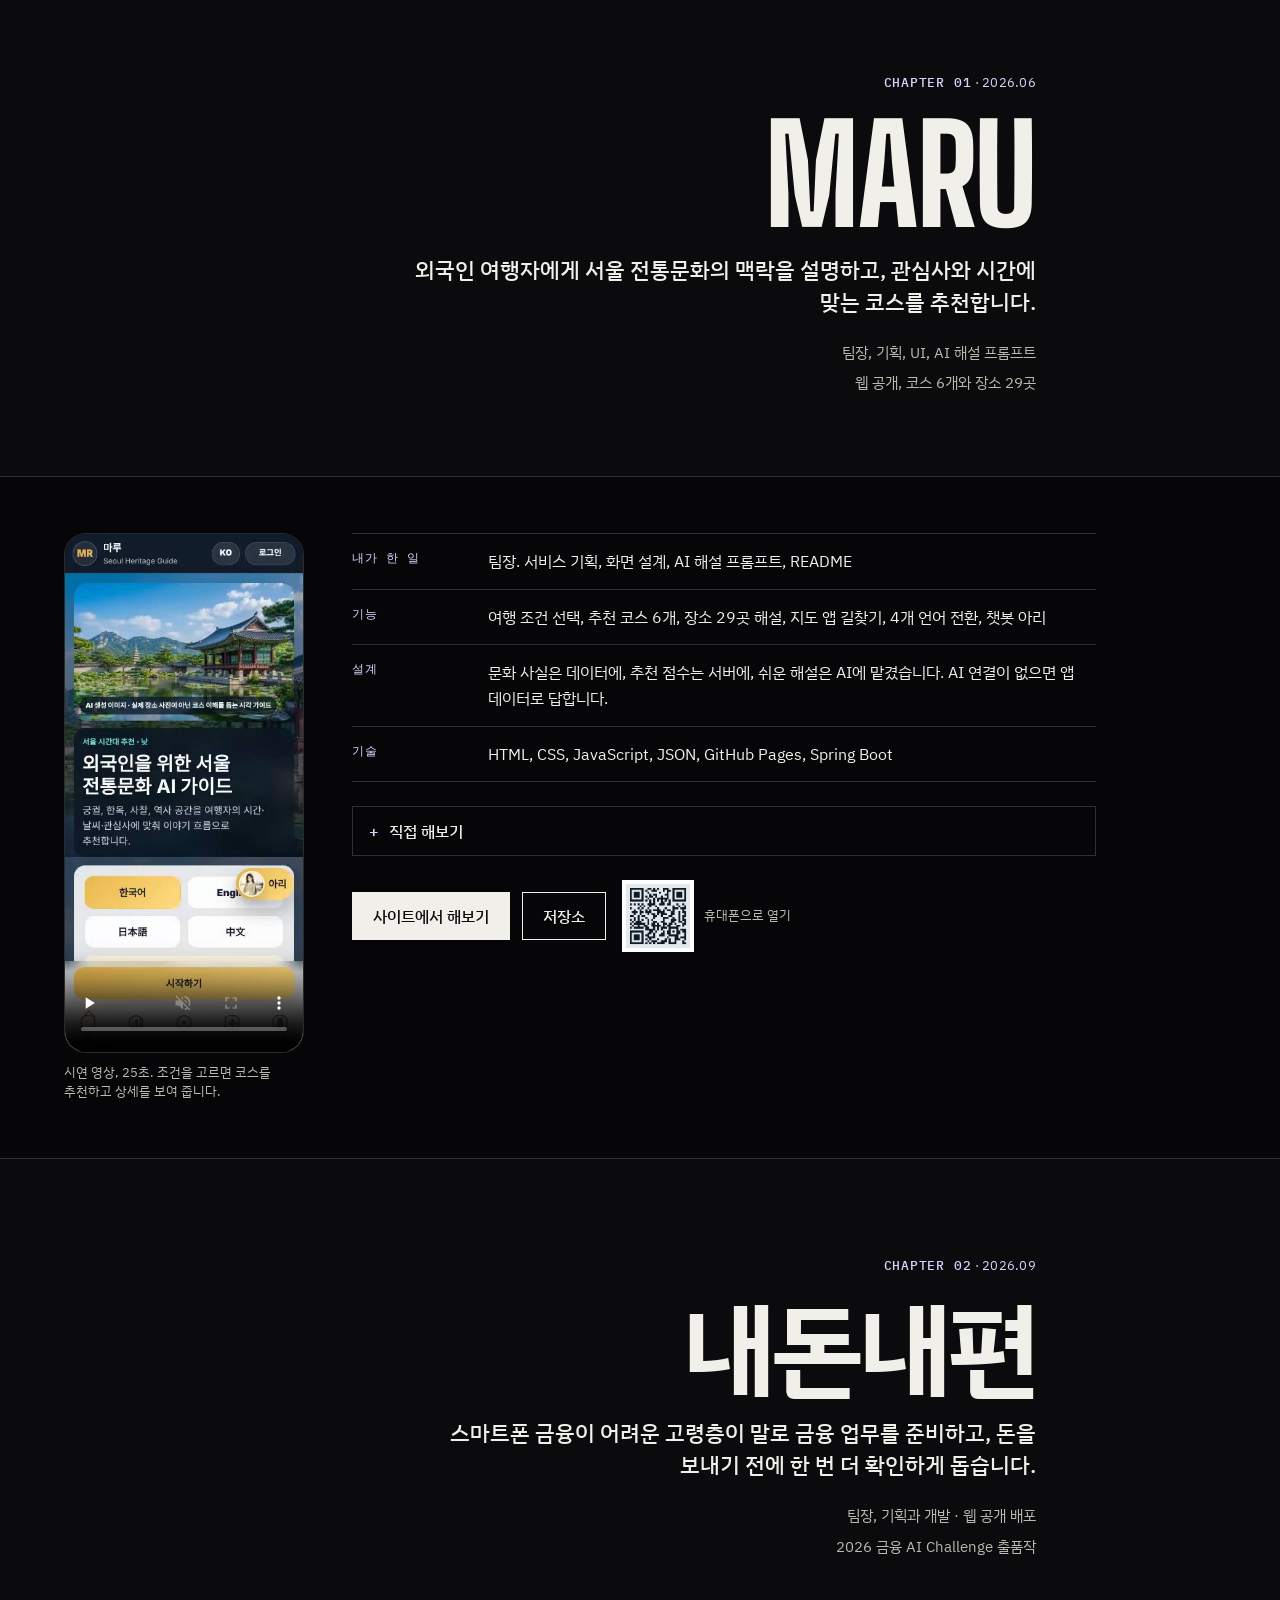
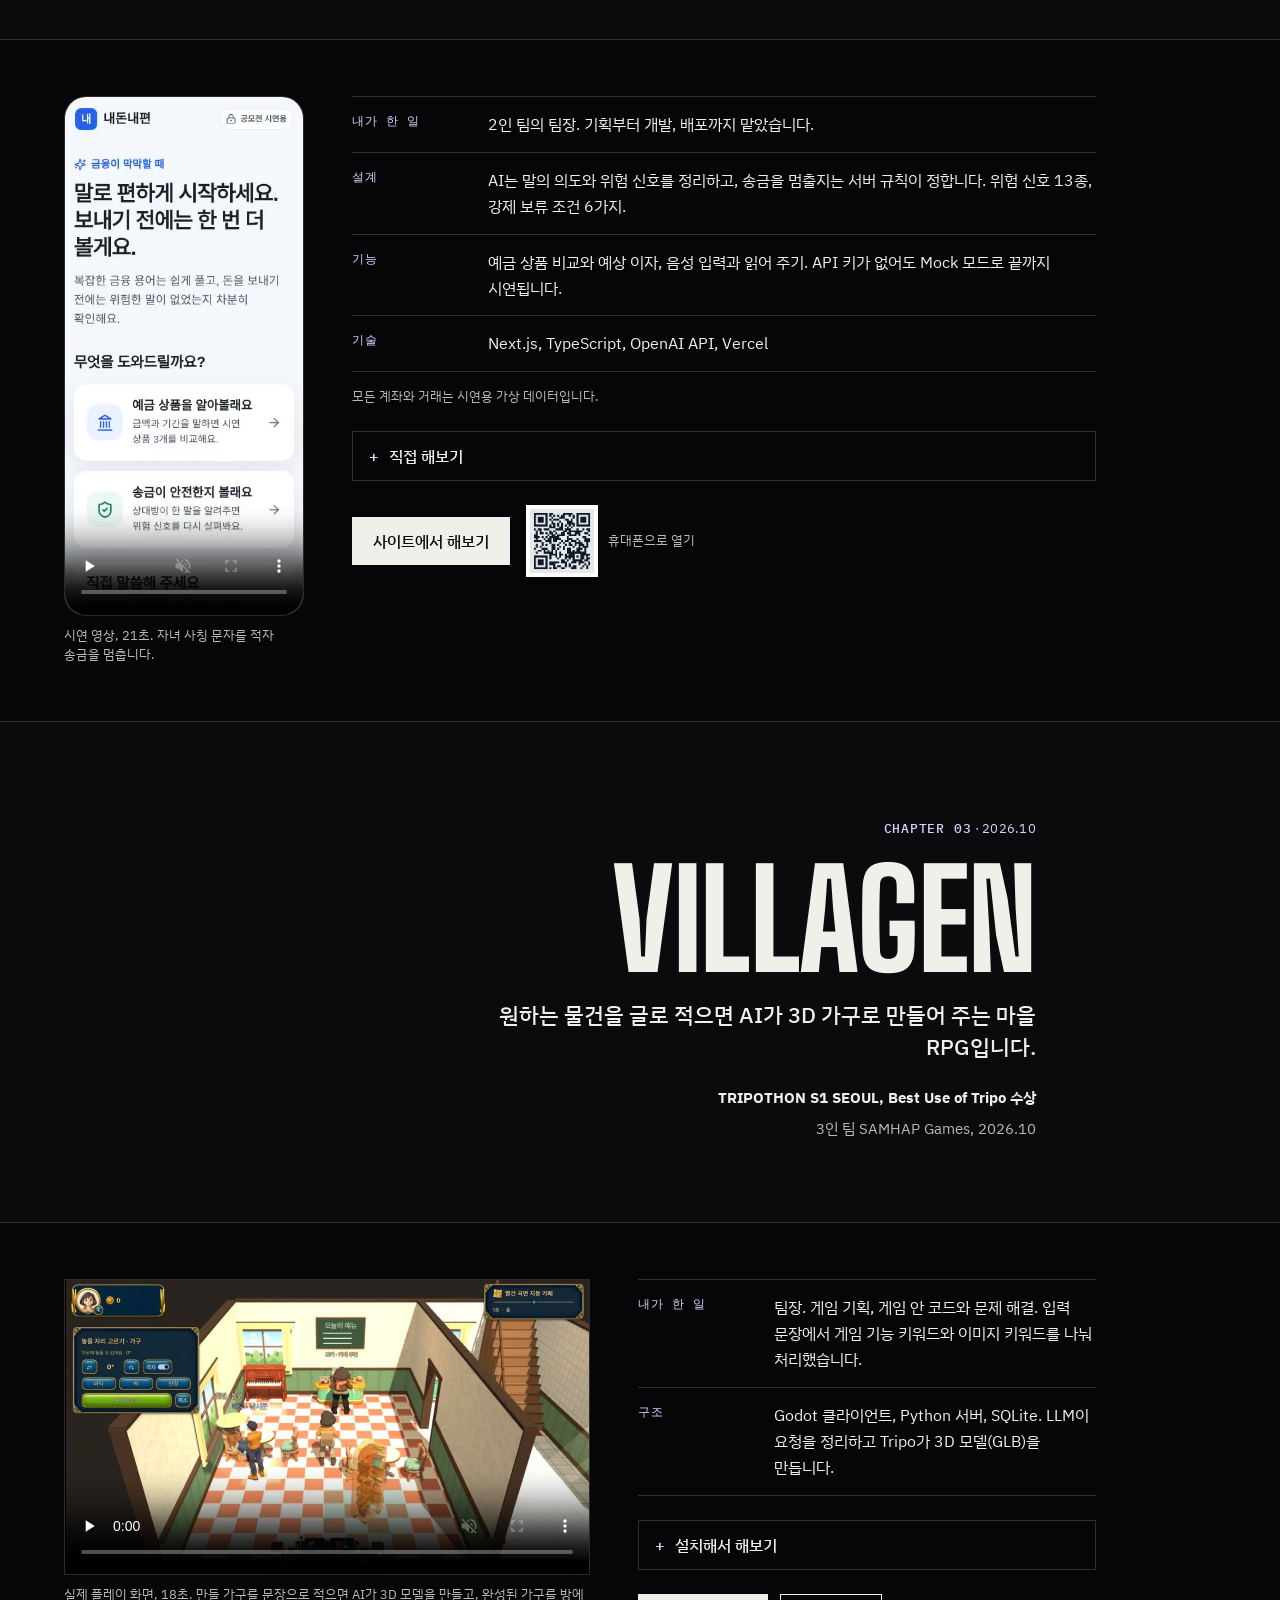
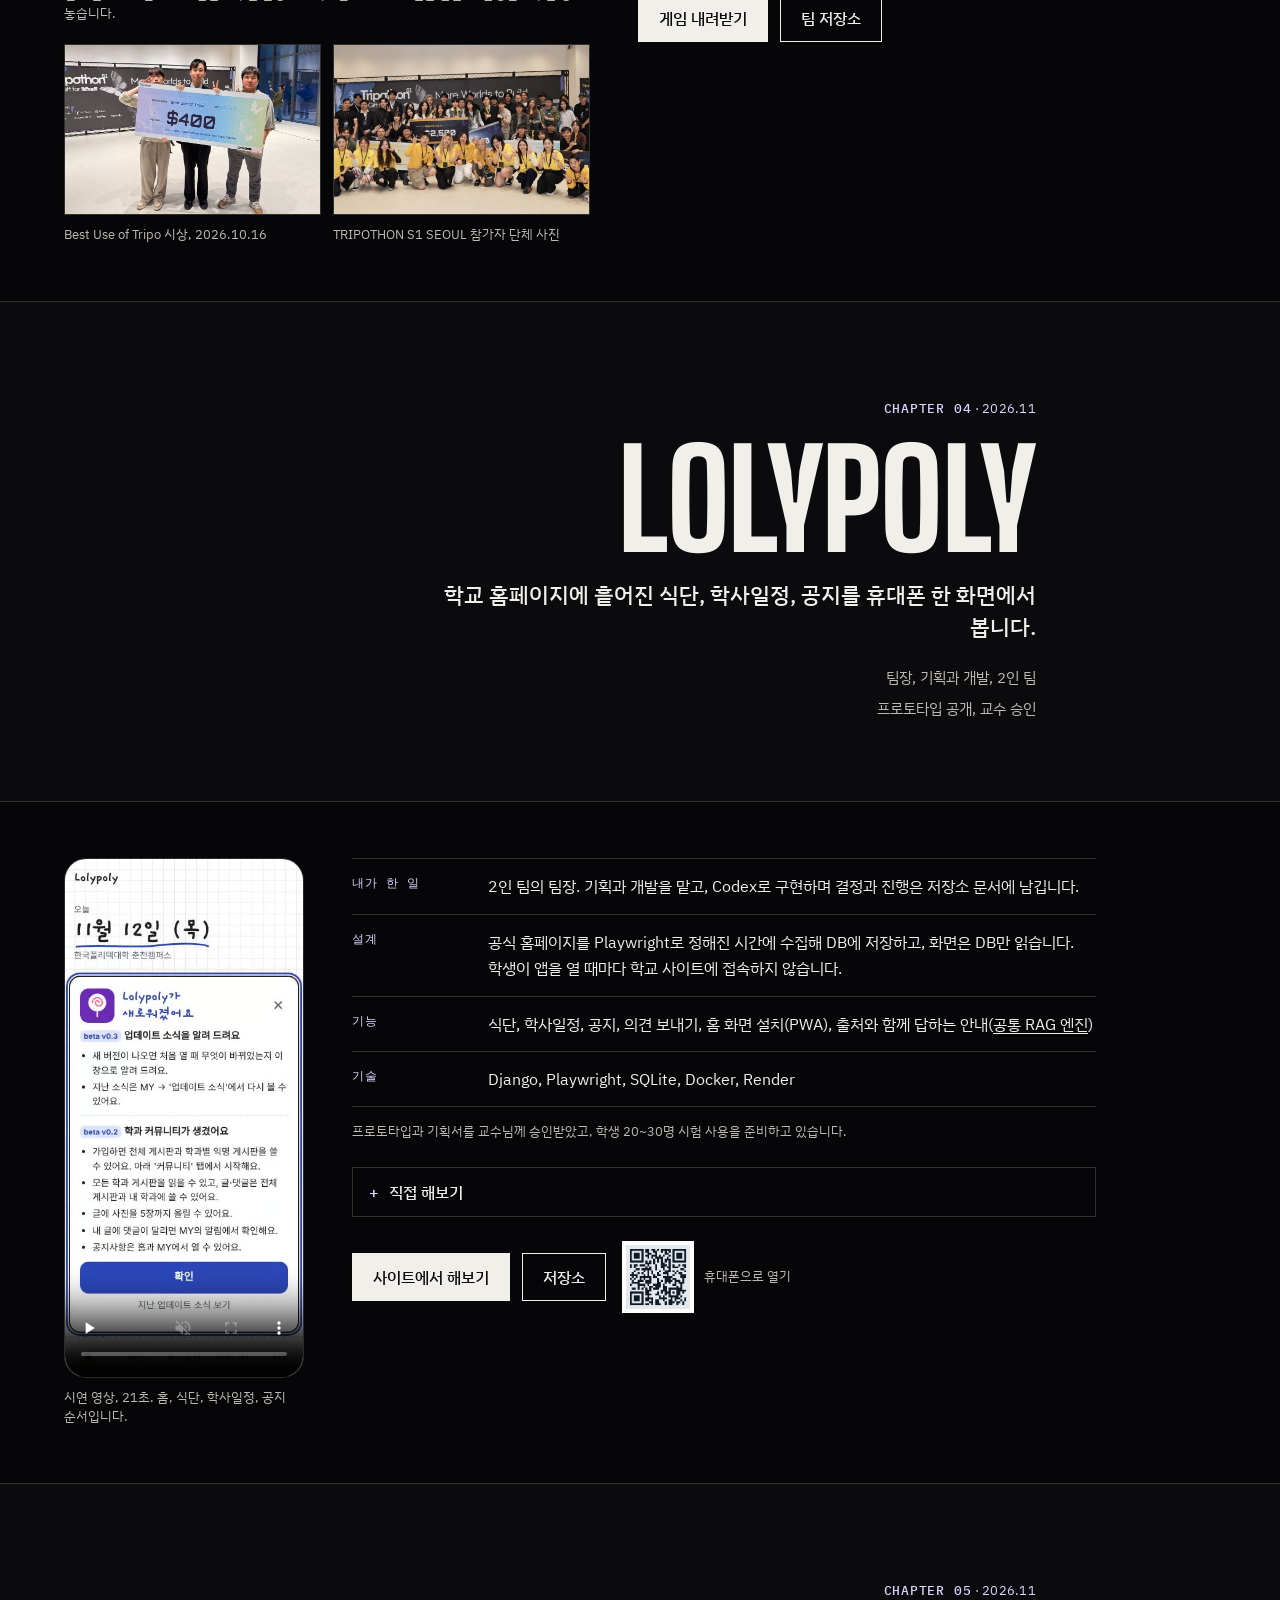
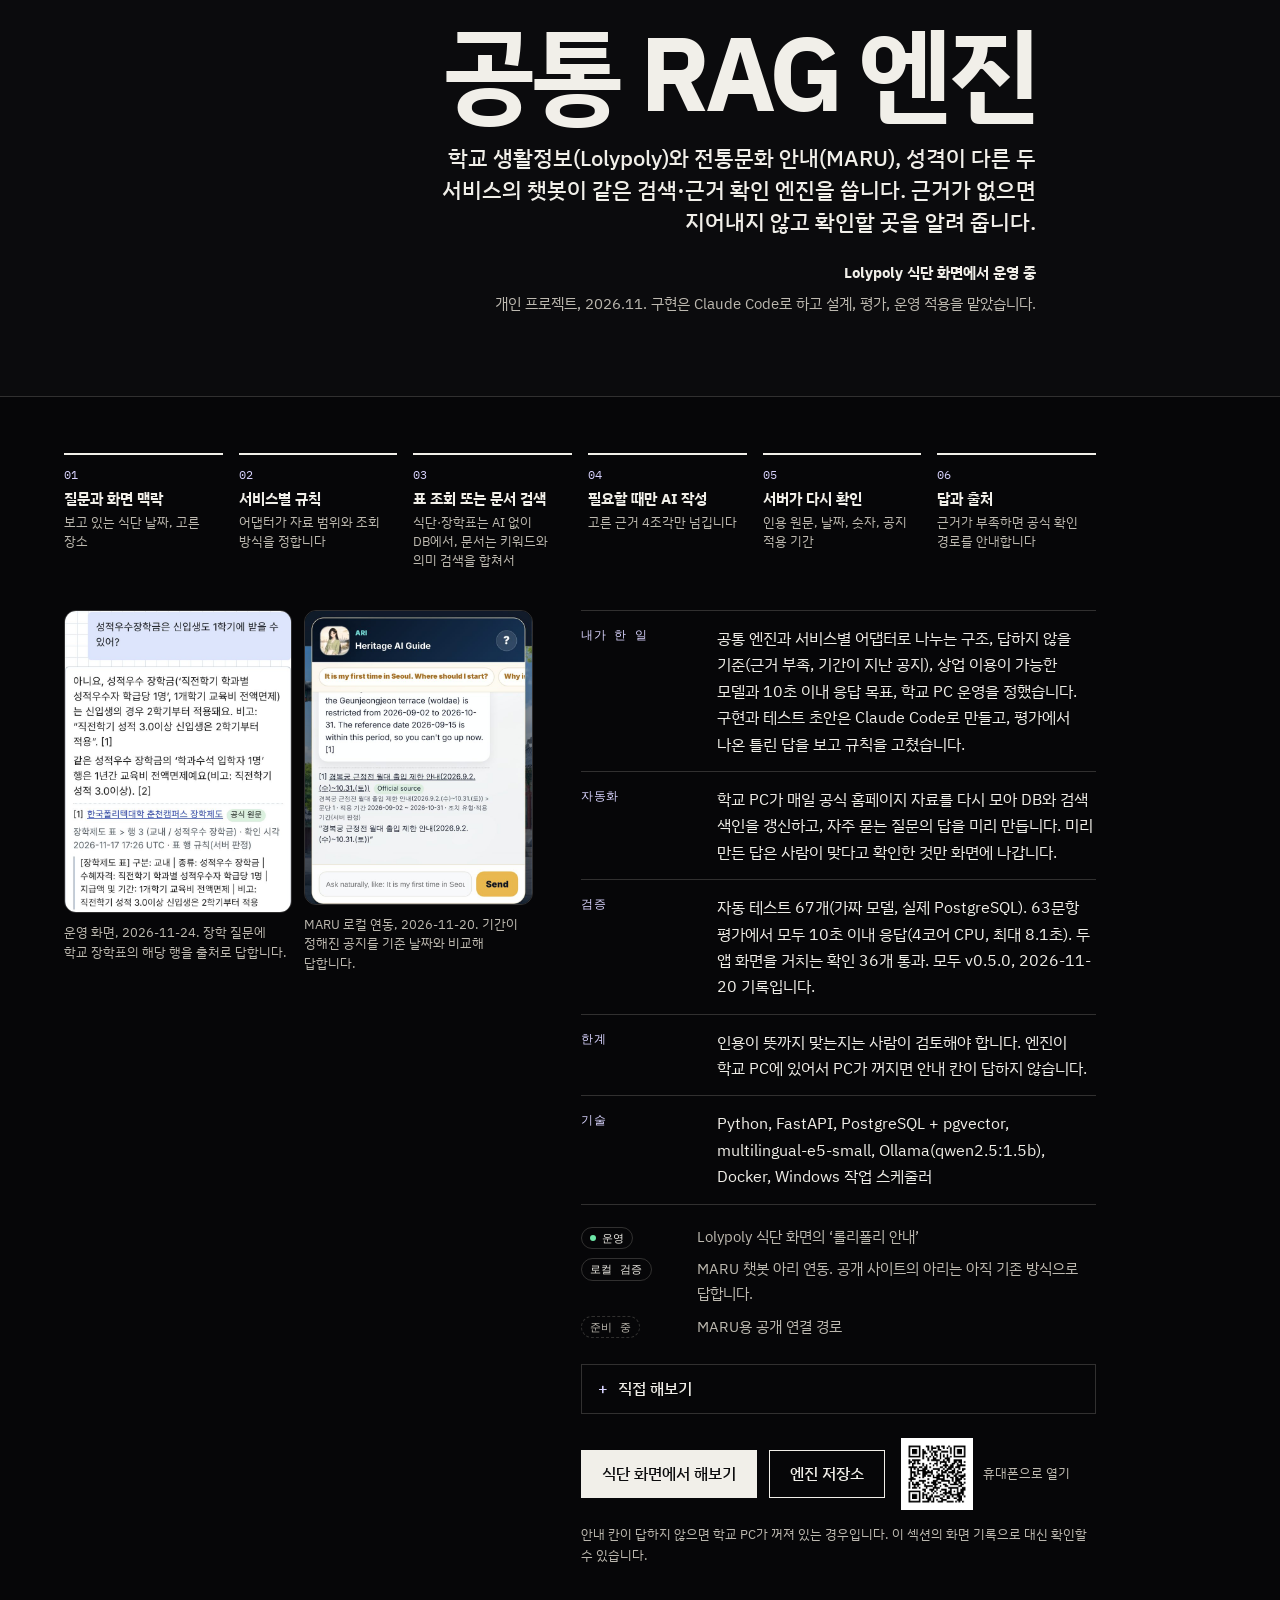
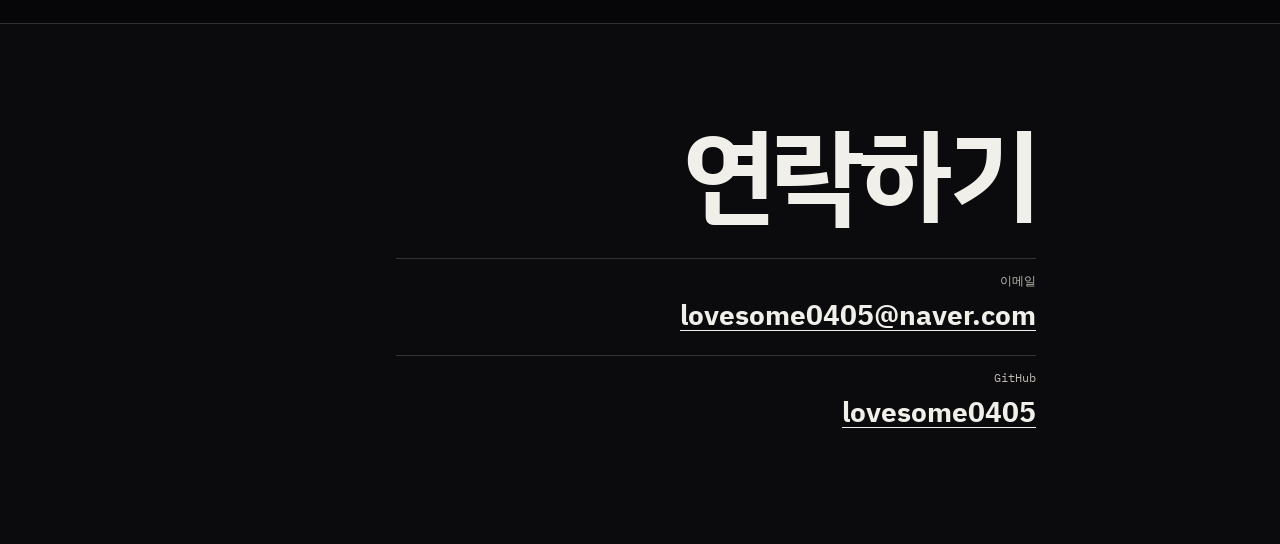
<file: drafts/a-viszen/index.html>
<!doctype html>
<html lang="ko">
<head>
<meta charset="utf-8">
<meta name="viewport" content="width=device-width, initial-scale=1">
<title>유주상 포트폴리오</title>
<meta name="description" content="한국폴리텍대학 춘천캠퍼스 AI융합과 유주상의 포트폴리오. MARU, 내돈내편, Villagen, Lolypoly, 공통 RAG 엔진.">
<meta name="theme-color" content="#0b0b0d">
<link rel="preconnect" href="https://fonts.googleapis.com">
<link rel="preconnect" href="https://fonts.gstatic.com" crossorigin>
<link href="https://fonts.googleapis.com/css2?family=Big+Shoulders+Display:wght@600;800&family=IBM+Plex+Mono:wght@400;500&family=IBM+Plex+Sans+KR:wght@400;500;700&display=swap" rel="stylesheet">
<link rel="stylesheet" href="a.css">
<script>document.documentElement.classList.add('js');</script>
</head>
<body>
<a class="skip" href="#main">본문으로 건너뛰기</a>

<canvas class="field" id="field" aria-hidden="true"></canvas>

<!-- 모바일: 지금 읽는 장을 알려 주는 상단 띠 -->
<div class="now" aria-hidden="true">
  <span class="now-num" id="now-num">—</span>
  <span class="now-label" id="now-label">유주상</span>
  <span class="now-bar"><span id="now-fill"></span></span>
</div>

<!-- 데스크톱: 오른쪽 점 목차. 섹션 순서에서 a.js가 만든다 -->
<nav class="rail" aria-label="장 목차"><ol id="rail-list"></ol></nav>

<main id="main">

  <!-- 시작 -->
  <section class="panel hero" id="top" data-chapter="top" data-label="유주상" aria-labelledby="hero-title">
    <div class="panel-inner">
      <h1 id="hero-title" class="reveal"><span class="hero-ko">유주상</span><span class="hero-en" lang="en">YU JUSANG</span></h1>
      <p class="sub reveal">한국폴리텍대학 AI융합과에서 데이터와 소프트웨어로 실제 문제를 푸는 서비스를 만듭니다.</p>
      <div class="cta reveal">
        <a class="btn btn--solid" href="mailto:lovesome0405@naver.com">이메일 보내기</a>
        <a class="btn" href="https://github.com/lovesome0405">GitHub</a>
      </div>
    </div>
    <nav class="index reveal" id="work" aria-labelledby="work-title">
      <p class="index-head"><span id="work-title">프로젝트</span><span>2026년, 5건</span></p>
      <ol>
        <li><a href="#maru"><span class="ix-date">2026.06</span><span class="ix-name" lang="en">MARU</span><span class="ix-what">외국인 여행자를 위한 서울 전통문화 코스 추천</span><span class="ix-note">팀장, 기획, UI, AI 해설 프롬프트 · 웹 공개, 코스 6개와 장소 29곳</span></a></li>
        <li><a href="#naedon"><span class="ix-date">2026.09</span><span class="ix-name">내돈내편</span><span class="ix-what">고령층 음성 금융 안내와 송금 전 피싱 재확인</span><span class="ix-note">팀장, 기획과 개발 · 웹 공개 배포</span></a></li>
        <li><a href="#villagen"><span class="ix-date">2026.10</span><span class="ix-name" lang="en">Villagen</span><span class="ix-what">글로 적으면 AI가 3D 가구를 만드는 마을 RPG</span><span class="ix-note">팀장, 기획과 게임 안 코드, 3인 팀 · TRIPOTHON S1 SEOUL 수상</span></a></li>
        <li><a href="#lolypoly"><span class="ix-date">2026.11</span><span class="ix-name" lang="en">Lolypoly</span><span class="ix-what">폴리텍 춘천캠퍼스 학생용 생활정보 앱</span><span class="ix-note">팀장, 기획과 개발, 2인 팀 · 프로토타입 공개, 교수 승인</span></a></li>
        <li><a href="#rag"><span class="ix-date">2026.11</span><span class="ix-name">공통 RAG 엔진</span><span class="ix-what">두 서비스가 함께 쓰는, 출처를 확인해 답하는 챗봇 엔진</span><span class="ix-note">개인 프로젝트, 설계와 검증 · Lolypoly 식단 화면에서 운영</span></a></li>
      </ol>
    </nav>
  </section>

  <!-- 소개 -->
  <section class="panel about" id="about" data-chapter="about" data-label="2026.03 소개" aria-labelledby="about-title">
    <div class="panel-inner">
      <p class="kicker reveal"><span class="mono">ABOUT</span> · <time datetime="2026-03">2026.03</time> 입학</p>
      <h2 id="about-title" class="reveal">소개</h2>
      <p class="sub reveal">한국폴리텍대학 춘천캠퍼스 AI융합과 1학년입니다. 데이터와 소프트웨어가 어떻게 돌아가는지 이해하고, 그걸로 실제 문제를 푸는 사람이 되려고 합니다. 이번 겨울방학에 AI와 데이터로 자료 관리와 업무를 개선하는 인턴 자리를 찾고 있습니다.</p>
      <dl class="tools reveal">
        <div><dt>Python, Django</dt><dd>Lolypoly, 당근마켓 클론(실시간 채팅)</dd></div>
        <div><dt>FastAPI, PostgreSQL, pgvector</dt><dd>공통 RAG 엔진</dd></div>
        <div><dt>Next.js, TypeScript</dt><dd>내돈내편</dd></div>
        <div><dt>JavaScript, HTML, CSS</dt><dd>MARU, 이 포트폴리오</dd></div>
        <div><dt>Java, Spring Boot, MySQL</dt><dd>MARU API, 수업 프로젝트</dd></div>
        <div><dt>Godot, Python 서버</dt><dd>Villagen</dd></div>
        <div><dt>자격증</dt><dd>ADsP, 리눅스마스터 2급</dd></div>
      </dl>
    </div>
  </section>

  <!-- 1장 MARU -->
  <section class="chapter" id="maru" data-chapter="maru" data-label="2026.06 MARU" aria-labelledby="maru-title">
    <div class="panel">
      <div class="panel-inner">
        <p class="kicker reveal"><span class="mono" data-chno>CHAPTER</span> · <time datetime="2026-06">2026.06</time></p>
        <h2 id="maru-title" class="reveal" lang="en">MARU</h2>
        <p class="sub reveal">외국인 여행자에게 서울 전통문화의 맥락을 설명하고, 관심사와 시간에 맞는 코스를 추천합니다.</p>
        <ul class="lines reveal">
          <li>팀장, 기획, UI, AI 해설 프롬프트</li>
          <li>웹 공개, 코스 6개와 장소 29곳</li>
        </ul>
      </div>
    </div>
    <div class="detail">
      <div class="detail-inner">
        <figure class="media media--phone reveal">
          <video src="../../assets/video/maru.mp4" poster="../../assets/video/maru.jpg" width="390" height="844" controls muted playsinline preload="none" aria-label="MARU 시연 영상. 조건을 고르고 추천 코스와 코스 상세를 본다"></video>
          <figcaption>시연 영상, 25초. 조건을 고르면 코스를 추천하고 상세를 보여 줍니다.</figcaption>
        </figure>
        <div class="body reveal">
          <dl class="facts">
            <div><dt>내가 한 일</dt><dd>팀장. 서비스 기획, 화면 설계, AI 해설 프롬프트, README</dd></div>
            <div><dt>기능</dt><dd>여행 조건 선택, 추천 코스 6개, 장소 29곳 해설, 지도 앱 길찾기, 4개 언어 전환, 챗봇 아리</dd></div>
            <div><dt>설계</dt><dd>문화 사실은 데이터에, 추천 점수는 서버에, 쉬운 해설은 AI에 맡겼습니다. AI 연결이 없으면 앱 데이터로 답합니다.</dd></div>
            <div><dt>기술</dt><dd>HTML, CSS, JavaScript, JSON, GitHub Pages, Spring Boot</dd></div>
          </dl>
          <details class="try">
            <summary>직접 해보기</summary>
            <ol>
              <li>시작하기를 누르고 지역과 시간, 관심사, 동행, 예산을 차례로 고릅니다.</li>
              <li>마지막 칸에 원하는 조건을 적습니다. 예: 사진 찍기 좋은 곳이면 좋겠어요</li>
              <li>추천 코스 보기를 누르고, 코스를 열어 추천 이유와 지도 길찾기를 확인합니다. 오른쪽 아래 아리에게 질문해도 됩니다.</li>
            </ol>
          </details>
          <div class="cta">
            <a class="btn btn--solid" href="https://lovesome0405.github.io/ari/">사이트에서 해보기</a>
            <a class="btn" href="https://github.com/lovesome0405/ari">저장소</a>
            <figure class="qr"><img src="../../assets/qr-maru.png" width="88" height="88" alt="MARU 사이트 주소 QR 코드"><figcaption>휴대폰으로 열기</figcaption></figure>
          </div>
        </div>
      </div>
    </div>
  </section>

  <!-- 2장 내돈내편 -->
  <section class="chapter" id="naedon" data-chapter="naedon" data-label="2026.09 내돈내편" aria-labelledby="naedon-title">
    <div class="panel">
      <div class="panel-inner">
        <p class="kicker reveal"><span class="mono" data-chno>CHAPTER</span> · <time datetime="2026-09">2026.09</time></p>
        <h2 id="naedon-title" class="reveal">내돈내편</h2>
        <p class="sub reveal">스마트폰 금융이 어려운 고령층이 말로 금융 업무를 준비하고, 돈을 보내기 전에 한 번 더 확인하게 돕습니다.</p>
        <ul class="lines reveal">
          <li>팀장, 기획과 개발 · 웹 공개 배포</li>
          <li>2026 금융 AI Challenge 출품작</li>
        </ul>
      </div>
    </div>
    <div class="detail">
      <div class="detail-inner">
        <figure class="media media--phone reveal">
          <video src="../../assets/video/naedon.mp4" poster="../../assets/video/naedon.jpg" width="390" height="844" controls muted playsinline preload="none" aria-label="내돈내편 시연 영상. 자녀를 사칭한 송금 요청을 입력하자 송금을 잠시 멈추는 화면이 나온다"></video>
          <figcaption>시연 영상, 21초. 자녀 사칭 문자를 적자 송금을 멈춥니다.</figcaption>
        </figure>
        <div class="body reveal">
          <dl class="facts">
            <div><dt>내가 한 일</dt><dd>2인 팀의 팀장. 기획부터 개발, 배포까지 맡았습니다.</dd></div>
            <div><dt>설계</dt><dd>AI는 말의 의도와 위험 신호를 정리하고, 송금을 멈출지는 서버 규칙이 정합니다. 위험 신호 13종, 강제 보류 조건 6가지.</dd></div>
            <div><dt>기능</dt><dd>예금 상품 비교와 예상 이자, 음성 입력과 읽어 주기. API 키가 없어도 Mock 모드로 끝까지 시연됩니다.</dd></div>
            <div><dt>기술</dt><dd>Next.js, TypeScript, OpenAI API, Vercel</dd></div>
          </dl>
          <p class="note">모든 계좌와 거래는 시연용 가상 데이터입니다.</p>
          <details class="try">
            <summary>직접 해보기</summary>
            <ol>
              <li>‘송금이 안전한지 볼래요’를 누릅니다. 예시 상황이 먼저 분석됩니다.</li>
              <li>입력칸에 직접 적어 봅니다. 예: 아들이 폰이 고장났다며 문화상품권 50만 원어치 사서 보내달래요</li>
              <li>송금 보류 화면과 위험 이유를 확인합니다. 예금 비교는 ‘2천만 원을 1년 맡기고 싶어’로 해 볼 수 있습니다.</li>
            </ol>
          </details>
          <div class="cta">
            <a class="btn btn--solid" href="https://naedonnaepyeon.vercel.app">사이트에서 해보기</a>
            <figure class="qr"><img src="../../assets/qr-naedon.png" width="88" height="88" alt="내돈내편 사이트 주소 QR 코드"><figcaption>휴대폰으로 열기</figcaption></figure>
          </div>
        </div>
      </div>
    </div>
  </section>

  <!-- 3장 Villagen -->
  <section class="chapter" id="villagen" data-chapter="villagen" data-label="2026.10 Villagen" aria-labelledby="villagen-title">
    <div class="panel">
      <div class="panel-inner">
        <p class="kicker reveal"><span class="mono" data-chno>CHAPTER</span> · <time datetime="2026-10">2026.10</time></p>
        <h2 id="villagen-title" class="reveal" lang="en">VILLAGEN</h2>
        <p class="sub reveal">원하는 물건을 글로 적으면 AI가 3D 가구로 만들어 주는 마을 RPG입니다.</p>
        <ul class="lines reveal">
          <li><strong>TRIPOTHON S1 SEOUL, Best Use of Tripo 수상</strong></li>
          <li>3인 팀 SAMHAP Games, 2026.10</li>
        </ul>
      </div>
    </div>
    <div class="detail">
      <div class="detail-inner detail-inner--wide">
        <div class="media-stack reveal">
          <figure class="media media--wide">
            <video src="../../assets/video/villagen.mp4" poster="../../assets/video/villagen.jpg" width="960" height="540" controls muted playsinline preload="none" aria-label="Villagen 플레이 영상. 카페 안에서 제작 의뢰 창에 만들 가구를 문장으로 적고, 제작 진행 표시가 끝나면 완성된 3D 가구를 방 안에 놓는다"></video>
            <figcaption>실제 플레이 화면, 18초. 만들 가구를 문장으로 적으면 AI가 3D 모델을 만들고, 완성된 가구를 방에 놓습니다.</figcaption>
          </figure>
          <div class="photo-pair">
            <figure><img src="../../assets/villagen-award.jpg" width="960" height="640" loading="lazy" alt="TRIPOTHON S1 시상식에서 SAMHAP Games 3명이 Best Use of Tripo 상금 400달러 보드를 들고 서 있다"><figcaption>Best Use of Tripo 시상, 2026.10.16</figcaption></figure>
            <figure><img src="../../assets/villagen-group.jpg" width="960" height="640" loading="lazy" alt="TRIPOTHON S1 SEOUL 참가자와 운영진 단체 사진"><figcaption>TRIPOTHON S1 SEOUL 참가자 단체 사진</figcaption></figure>
          </div>
        </div>
        <div class="body reveal">
          <dl class="facts">
            <div><dt>내가 한 일</dt><dd>팀장. 게임 기획, 게임 안 코드와 문제 해결. 입력 문장에서 게임 기능 키워드와 이미지 키워드를 나눠 처리했습니다.</dd></div>
            <div><dt>구조</dt><dd>Godot 클라이언트, Python 서버, SQLite. LLM이 요청을 정리하고 Tripo가 3D 모델(GLB)을 만듭니다.</dd></div>
          </dl>
          <details class="try">
            <summary>설치해서 해보기</summary>
            <dl class="facts facts--small">
              <div><dt>필요한 것</dt><dd>Windows PC, 인터넷 연결</dd></div>
              <div><dt>내려받기</dt><dd>설치 파일 1.03GB, 학교판 0.11.9.10</dd></div>
              <div><dt>조작</dt><dd>이동 WASD, 달리기 Shift, 상호작용 E, 제작 C, 지도 Tab</dd></div>
            </dl>
            <ol>
              <li>내려받기 페이지에서 ‘설치 파일 받기’를 눌러 <code>Villagen_School_Setup.exe</code>를 받습니다.</li>
              <li>파일을 실행하고 설치 위치를 고르면 바탕화면에 Villagen 아이콘이 생깁니다.</li>
              <li>처음 실행할 때 Windows ‘PC 보호’ 창이 뜨면 추가 정보, 실행 순서로 누릅니다.</li>
              <li>로그인 화면의 학교 월드에서 아이디와 비밀번호로 계정을 만듭니다.</li>
              <li>마을에서 C를 누르고 만들고 싶은 물건을 문장으로 적습니다. 예: 작은 버섯 모양 의자. 완성되면 가방에서 꺼내 원하는 곳에 놓습니다.</li>
            </ol>
            <p class="note">설치 없이 쓰려면 같은 페이지의 압축 파일(1.09GB)을 받아 풀고 <code>Villagen\Villagen.exe</code>를 실행합니다.</p>
          </details>
          <div class="cta">
            <a class="btn btn--solid" href="https://villagen-school-dl.s3.ap-northeast-2.amazonaws.com/school/index.html">게임 내려받기</a>
            <a class="btn" href="https://github.com/NormalMan0228/tripo_s1">팀 저장소</a>
          </div>
        </div>
      </div>
    </div>
  </section>

  <!-- 4장 Lolypoly -->
  <section class="chapter" id="lolypoly" data-chapter="lolypoly" data-label="2026.11 Lolypoly" aria-labelledby="lolypoly-title">
    <div class="panel">
      <div class="panel-inner">
        <p class="kicker reveal"><span class="mono" data-chno>CHAPTER</span> · <time datetime="2026-11">2026.11</time></p>
        <h2 id="lolypoly-title" class="reveal" lang="en">LOLYPOLY</h2>
        <p class="sub reveal">학교 홈페이지에 흩어진 식단, 학사일정, 공지를 휴대폰 한 화면에서 봅니다.</p>
        <ul class="lines reveal">
          <li>팀장, 기획과 개발, 2인 팀</li>
          <li>프로토타입 공개, 교수 승인</li>
        </ul>
      </div>
    </div>
    <div class="detail">
      <div class="detail-inner">
        <figure class="media media--phone reveal">
          <video src="../../assets/video/lolypoly.mp4" poster="../../assets/video/lolypoly.jpg" width="390" height="844" controls muted playsinline preload="none" aria-label="Lolypoly 시연 영상. 홈, 식단, 학사일정, 공지 화면을 차례로 본다"></video>
          <figcaption>시연 영상, 21초. 홈, 식단, 학사일정, 공지 순서입니다.</figcaption>
        </figure>
        <div class="body reveal">
          <dl class="facts">
            <div><dt>내가 한 일</dt><dd>2인 팀의 팀장. 기획과 개발을 맡고, Codex로 구현하며 결정과 진행은 저장소 문서에 남깁니다.</dd></div>
            <div><dt>설계</dt><dd>공식 홈페이지를 Playwright로 정해진 시간에 수집해 DB에 저장하고, 화면은 DB만 읽습니다. 학생이 앱을 열 때마다 학교 사이트에 접속하지 않습니다.</dd></div>
            <div><dt>기능</dt><dd>식단, 학사일정, 공지, 의견 보내기, 홈 화면 설치(PWA), 출처와 함께 답하는 안내(<a href="#rag">공통 RAG 엔진</a>)</dd></div>
            <div><dt>기술</dt><dd>Django, Playwright, SQLite, Docker, Render</dd></div>
          </dl>
          <p class="note">프로토타입과 기획서를 교수님께 승인받았고, 학생 20~30명 시험 사용을 준비하고 있습니다.</p>
          <details class="try">
            <summary>직접 해보기</summary>
            <ol>
              <li>휴대폰으로 엽니다. 로그인 없이 오늘 식단과 가까운 학사일정이 바로 보입니다.</li>
              <li>아래 탭에서 식단, 학사일정을 눌러 이번 주 메뉴와 이번 달 일정을 봅니다.</li>
              <li>브라우저 메뉴의 ‘홈 화면에 추가’를 누르면 앱처럼 설치됩니다.</li>
            </ol>
          </details>
          <div class="cta">
            <a class="btn btn--solid" href="https://lolypoly.lolypoly.workers.dev/">사이트에서 해보기</a>
            <a class="btn" href="https://github.com/chanmini584-ux/LOLYPOLY">저장소</a>
            <figure class="qr"><img src="../../assets/qr-lolypoly.png" width="88" height="88" alt="Lolypoly 사이트 주소 QR 코드"><figcaption>휴대폰으로 열기</figcaption></figure>
          </div>
        </div>
      </div>
    </div>
  </section>

  <!-- 5장 공통 RAG 엔진 -->
  <section class="chapter" id="rag" data-chapter="rag" data-label="2026.11 공통 RAG 엔진" aria-labelledby="rag-title">
    <div class="panel">
      <div class="panel-inner">
        <p class="kicker reveal"><span class="mono" data-chno>CHAPTER</span> · <time datetime="2026-11">2026.11</time></p>
        <h2 id="rag-title" class="reveal">공통 RAG 엔진</h2>
        <p class="sub reveal">학교 생활정보(Lolypoly)와 전통문화 안내(MARU), 성격이 다른 두 서비스의 챗봇이 같은 검색·근거 확인 엔진을 씁니다. 근거가 없으면 지어내지 않고 확인할 곳을 알려 줍니다.</p>
        <ul class="lines reveal">
          <li><strong>Lolypoly 식단 화면에서 운영 중</strong></li>
          <li>개인 프로젝트, 2026.11. 구현은 Claude Code로 하고 설계, 평가, 운영 적용을 맡았습니다.</li>
        </ul>
      </div>
    </div>
    <div class="detail">
      <div class="detail-flow">
        <ol class="flow reveal" aria-label="질문을 처리하는 순서">
          <li><b>질문과 화면 맥락</b><span>보고 있는 식단 날짜, 고른 장소</span></li>
          <li><b>서비스별 규칙</b><span>어댑터가 자료 범위와 조회 방식을 정합니다</span></li>
          <li><b>표 조회 또는 문서 검색</b><span>식단·장학표는 AI 없이 DB에서, 문서는 키워드와 의미 검색을 합쳐서</span></li>
          <li><b>필요할 때만 AI 작성</b><span>고른 근거 4조각만 넘깁니다</span></li>
          <li><b>서버가 다시 확인</b><span>인용 원문, 날짜, 숫자, 공지 적용 기간</span></li>
          <li><b>답과 출처</b><span>근거가 부족하면 공식 확인 경로를 안내합니다</span></li>
        </ol>
      </div>
      <div class="detail-inner detail-inner--pair">
        <div class="shot-pair reveal">
          <figure><img src="../../assets/rag-lolypoly-live.jpg" width="716" height="954" loading="lazy" alt="롤리폴리 안내 화면. 성적우수장학금은 신입생도 1학기에 받을 수 있냐는 질문에 아니요, 신입생은 2학기부터 적용된다고 답하고 학교 장학제도 표의 해당 행을 출처로 보여 준다"><figcaption>운영 화면, 2026-11-24. 장학 질문에 학교 장학표의 해당 행을 출처로 답합니다.</figcaption></figure>
          <figure><img src="../../assets/rag-maru-local.jpg" width="716" height="926" loading="lazy" alt="MARU 아리 패널. 경복궁 근정전 월대에 지금 올라갈 수 있냐는 질문에 2026-09-02부터 10-31까지 출입이 제한되어 기준 날짜에는 올라갈 수 없다고 영어로 답하고 궁능유적본부 공지를 출처로 보여 준다"><figcaption>MARU 로컬 연동, 2026-11-20. 기간이 정해진 공지를 기준 날짜와 비교해 답합니다.</figcaption></figure>
        </div>
        <div class="body reveal">
          <dl class="facts">
            <div><dt>내가 한 일</dt><dd>공통 엔진과 서비스별 어댑터로 나누는 구조, 답하지 않을 기준(근거 부족, 기간이 지난 공지), 상업 이용이 가능한 모델과 10초 이내 응답 목표, 학교 PC 운영을 정했습니다. 구현과 테스트 초안은 Claude Code로 만들고, 평가에서 나온 틀린 답을 보고 규칙을 고쳤습니다.</dd></div>
            <div><dt>자동화</dt><dd>학교 PC가 매일 공식 홈페이지 자료를 다시 모아 DB와 검색 색인을 갱신하고, 자주 묻는 질문의 답을 미리 만듭니다. 미리 만든 답은 사람이 맞다고 확인한 것만 화면에 나갑니다.</dd></div>
            <div><dt>검증</dt><dd>자동 테스트 67개(가짜 모델, 실제 PostgreSQL). 63문항 평가에서 모두 10초 이내 응답(4코어 CPU, 최대 8.1초). 두 앱 화면을 거치는 확인 36개 통과. 모두 v0.5.0, 2026-11-20 기록입니다.</dd></div>
            <div><dt>한계</dt><dd>인용이 뜻까지 맞는지는 사람이 검토해야 합니다. 엔진이 학교 PC에 있어서 PC가 꺼지면 안내 칸이 답하지 않습니다.</dd></div>
            <div><dt>기술</dt><dd>Python, FastAPI, PostgreSQL + pgvector, multilingual-e5-small, Ollama(qwen2.5:1.5b), Docker, Windows 작업 스케줄러</dd></div>
          </dl>
          <dl class="status" aria-label="연결 상태">
            <div><dt><span class="chip chip--live">운영</span></dt><dd>Lolypoly 식단 화면의 ‘롤리폴리 안내’</dd></div>
            <div><dt><span class="chip">로컬 검증</span></dt><dd>MARU 챗봇 아리 연동. 공개 사이트의 아리는 아직 기존 방식으로 답합니다.</dd></div>
            <div><dt><span class="chip chip--plan">준비 중</span></dt><dd>MARU용 공개 연결 경로</dd></div>
          </dl>
          <details class="try">
            <summary>직접 해보기</summary>
            <ol>
              <li>Lolypoly 식단 화면을 엽니다. 업데이트 안내 창이 뜨면 ‘확인’을 누릅니다.</li>
              <li>‘롤리폴리 안내에게 물어보기’에 적습니다. 예: 오늘 점심 뭐야? 성적우수장학금은 신입생도 1학기에 받을 수 있어?</li>
              <li>답 아래 출처를 눌러 학교 홈페이지 원문과 비교합니다.</li>
            </ol>
          </details>
          <div class="cta">
            <a class="btn btn--solid" href="https://lolypoly.lolypoly.workers.dev/meals/">식단 화면에서 해보기</a>
            <a class="btn" href="https://github.com/lovesome0405/chatbot">엔진 저장소</a>
            <figure class="qr"><img src="../../assets/qr-rag.png" width="88" height="88" alt="Lolypoly 식단 화면 주소 QR 코드"><figcaption>휴대폰으로 열기</figcaption></figure>
          </div>
          <p class="note">안내 칸이 답하지 않으면 학교 PC가 꺼져 있는 경우입니다. 이 섹션의 화면 기록으로 대신 확인할 수 있습니다.</p>
        </div>
      </div>
    </div>
  </section>

  <!-- 연락하기 -->
  <section class="panel contact-panel" id="contact" data-chapter="contact" data-label="연락하기" aria-labelledby="contact-title">
    <div class="panel-inner">
      <h2 id="contact-title" class="reveal">연락하기</h2>
      <dl class="contact reveal">
        <div><dt>이메일</dt><dd><a href="mailto:lovesome0405@naver.com">lovesome0405@naver.com</a></dd></div>
        <div><dt>GitHub</dt><dd><a href="https://github.com/lovesome0405">lovesome0405</a></dd></div>
      </dl>
    </div>
  </section>
</main>

<script src="a.js" defer></script>
</body>
</html>
</file>
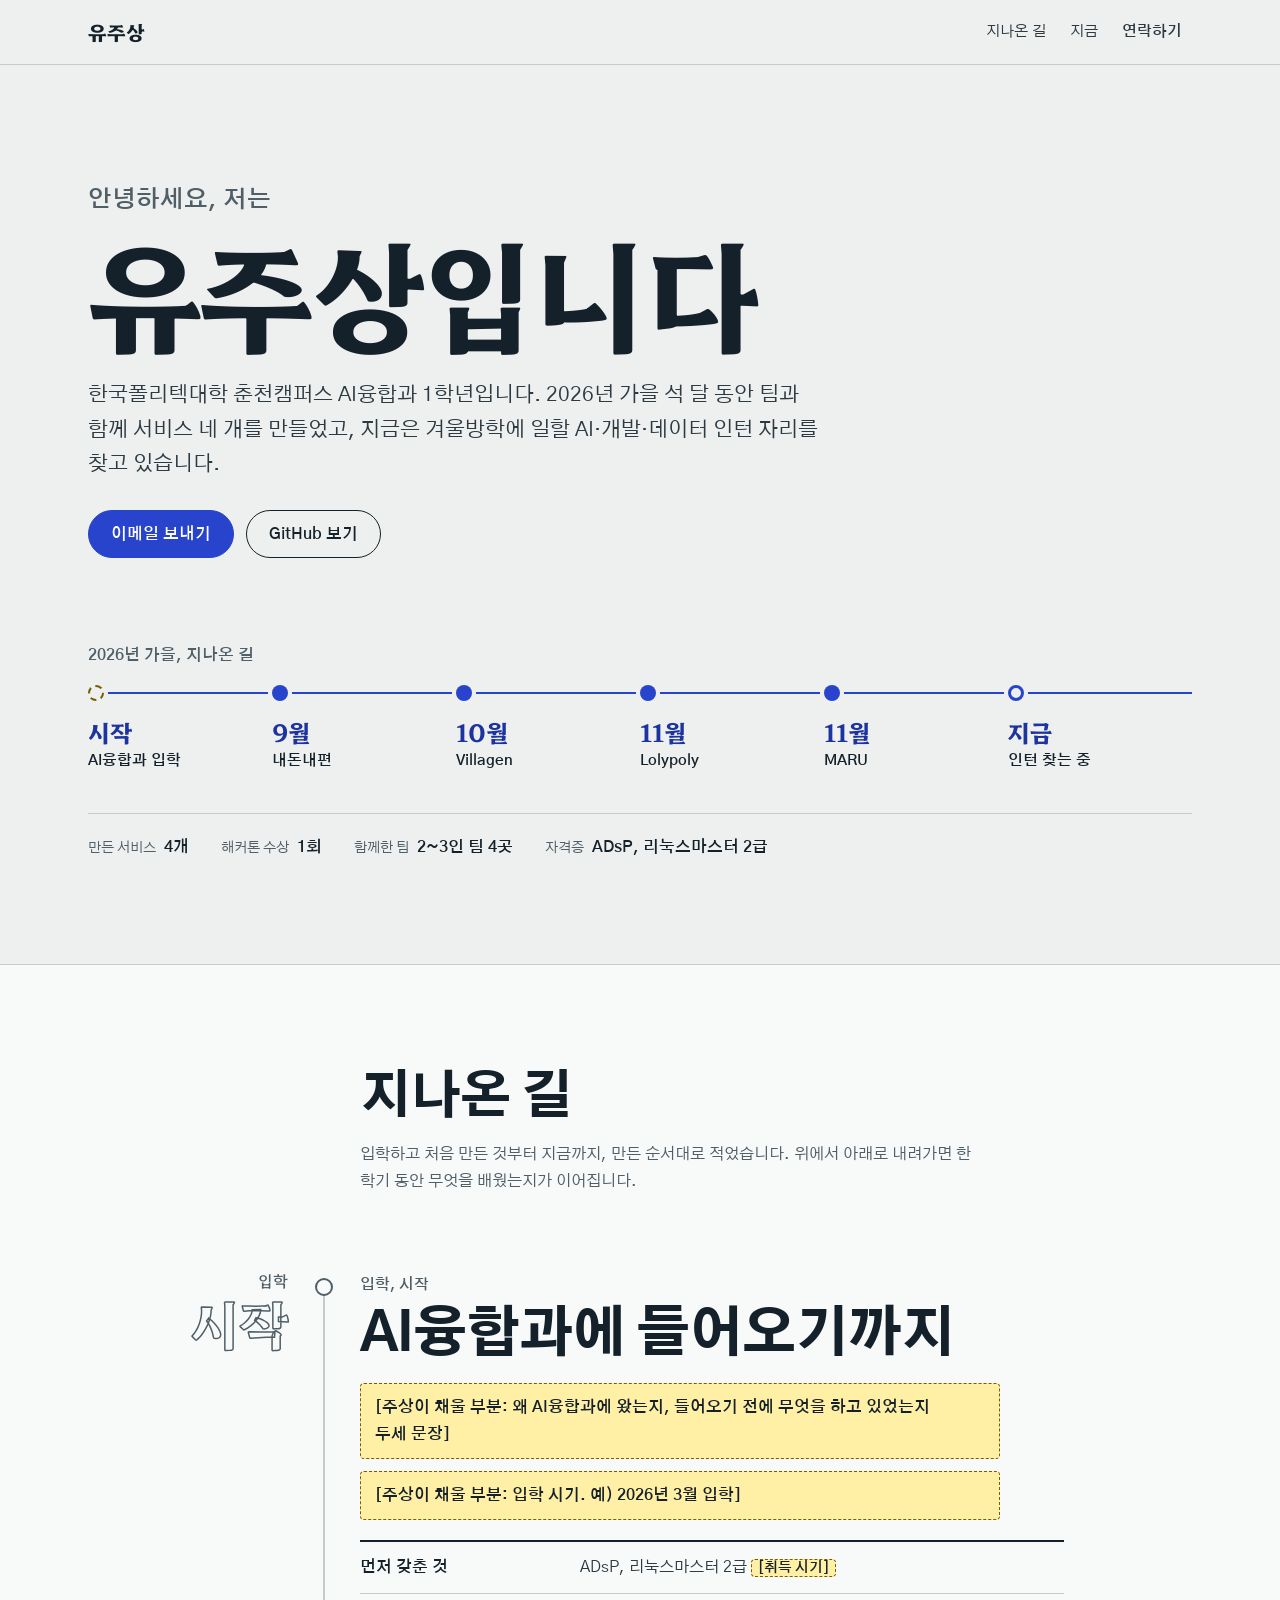
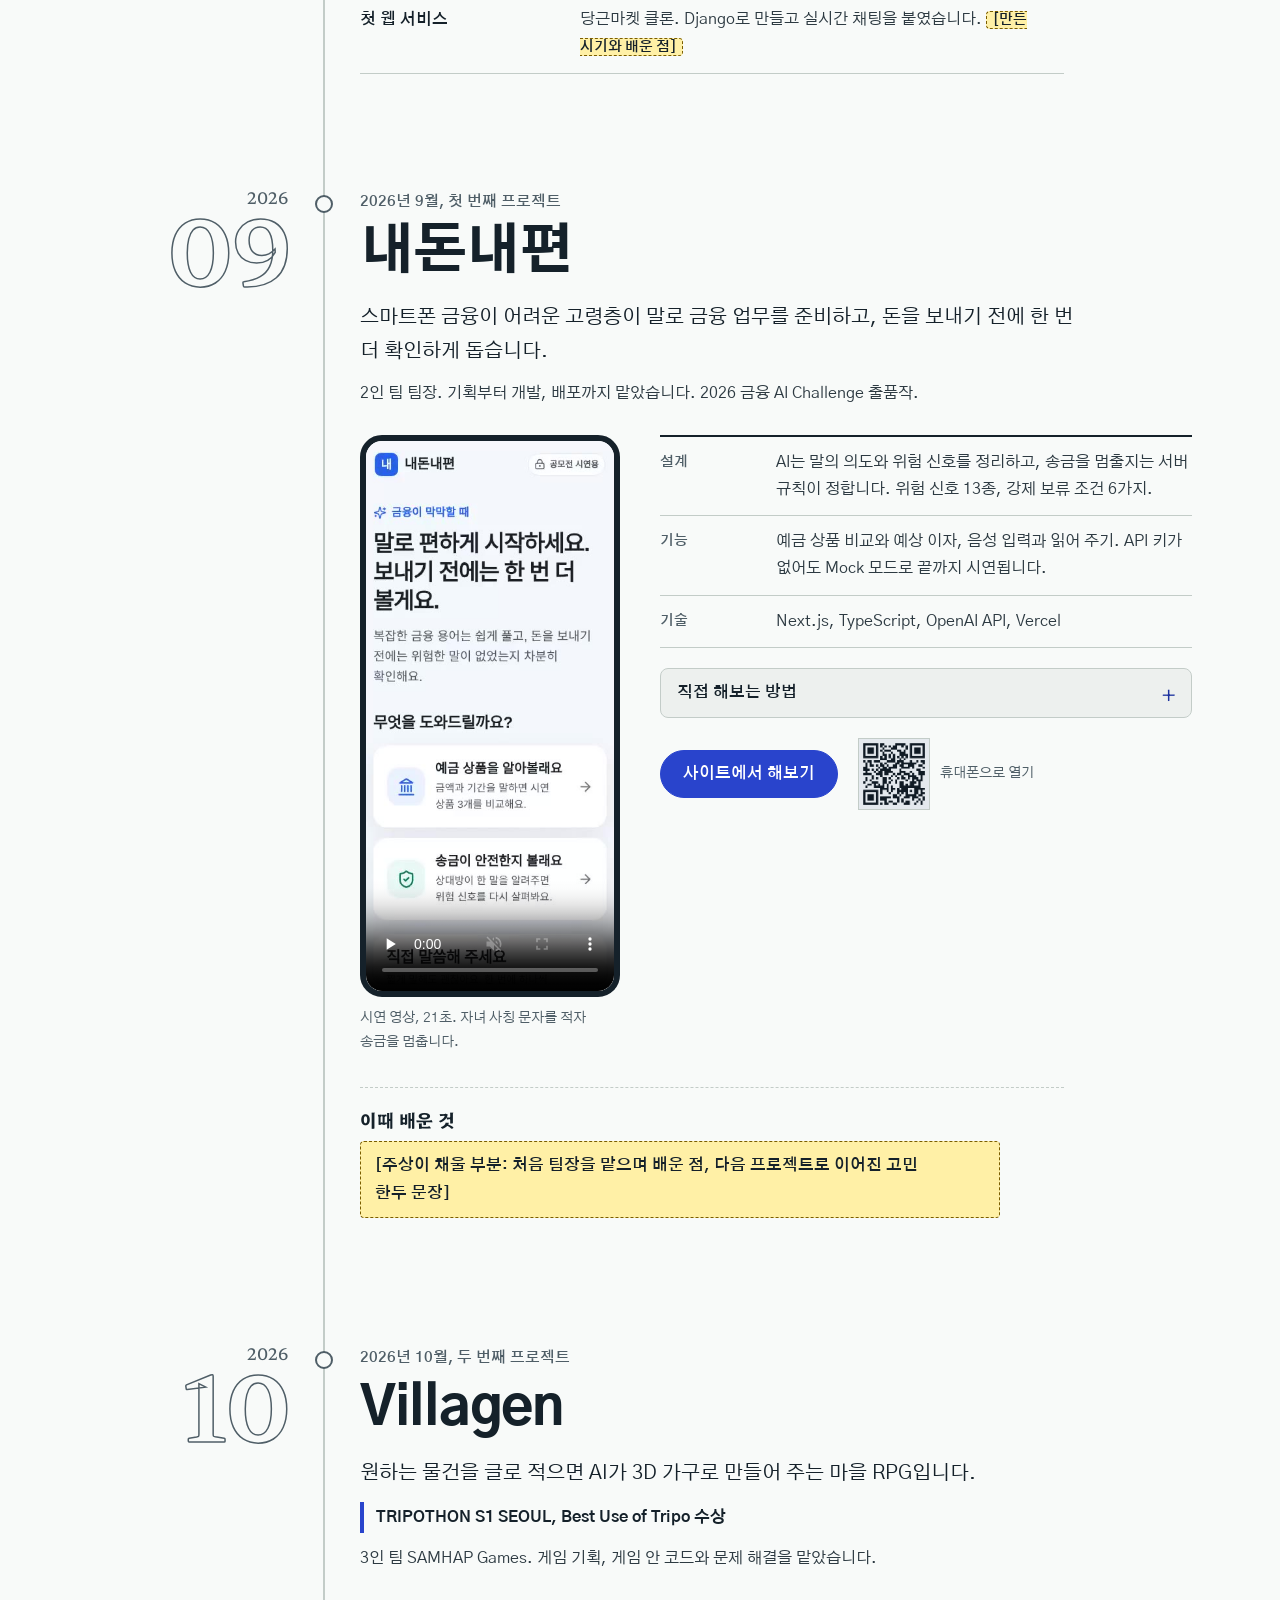
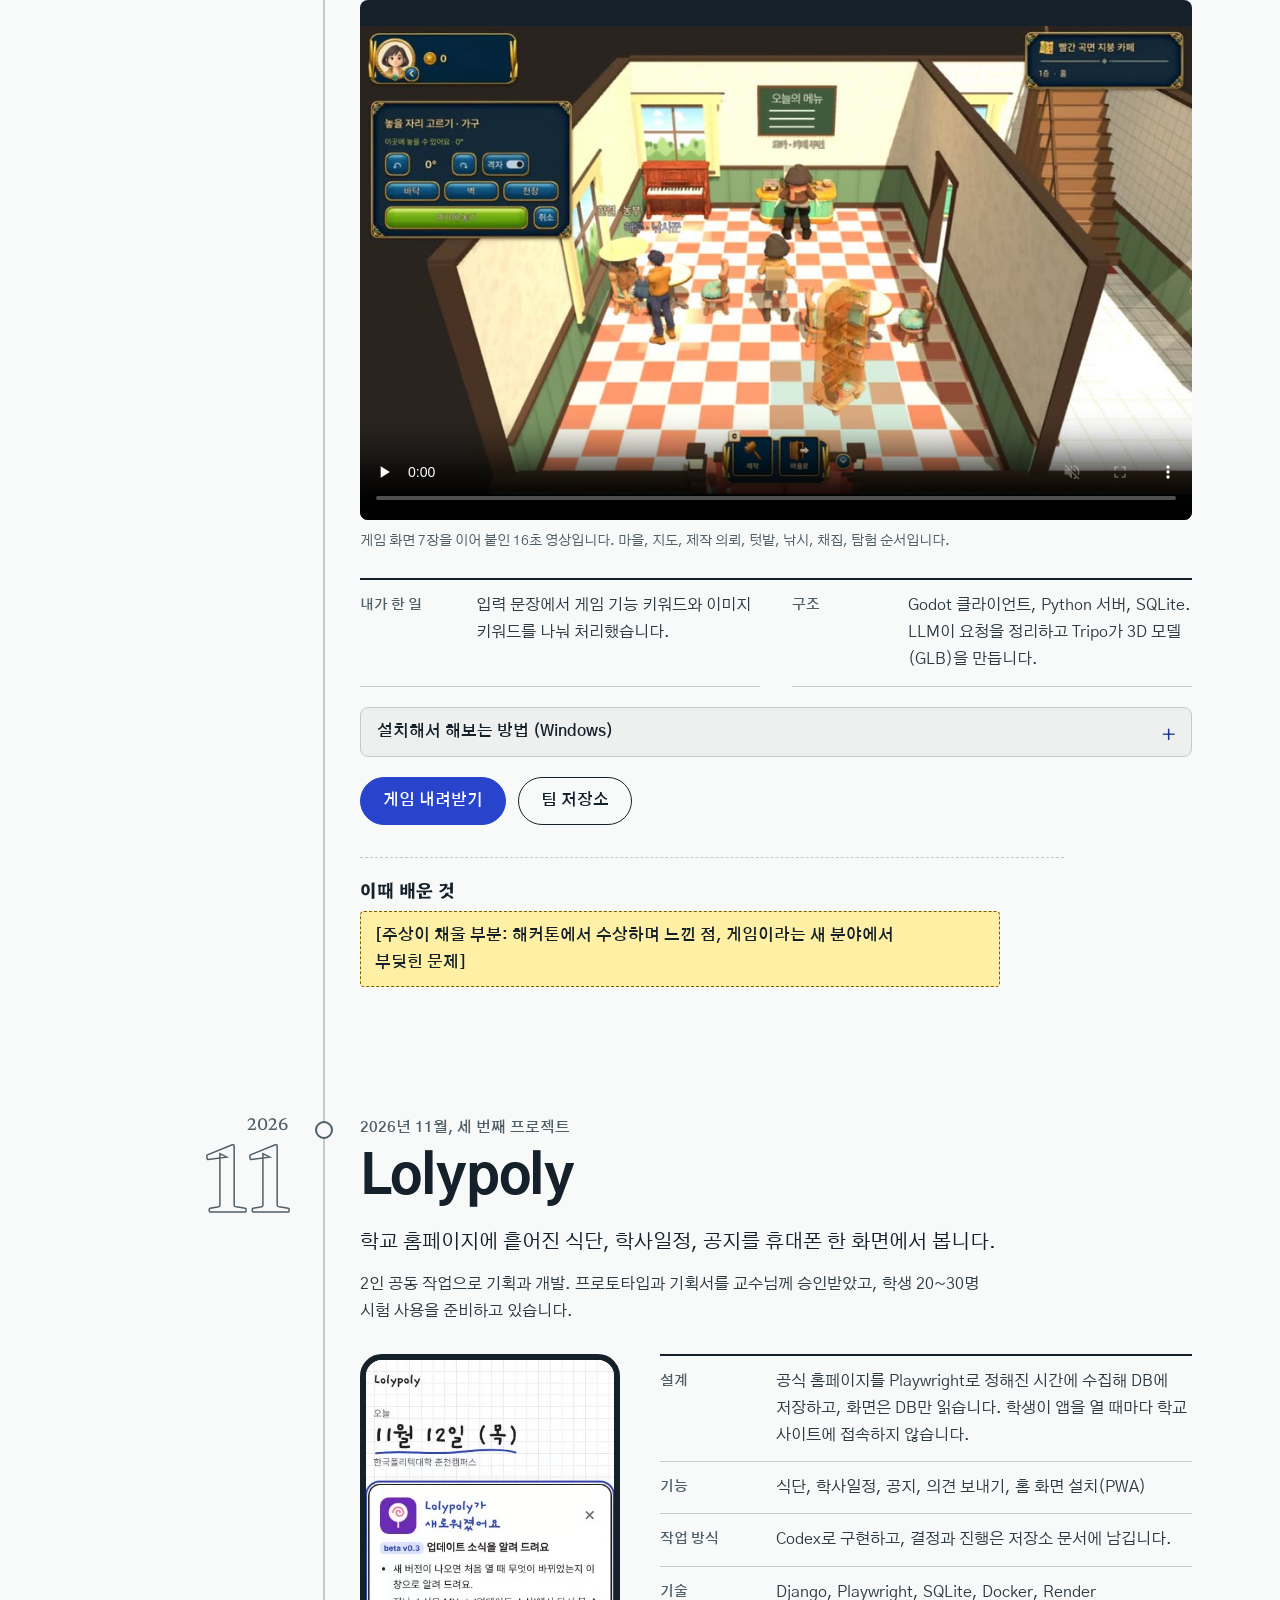
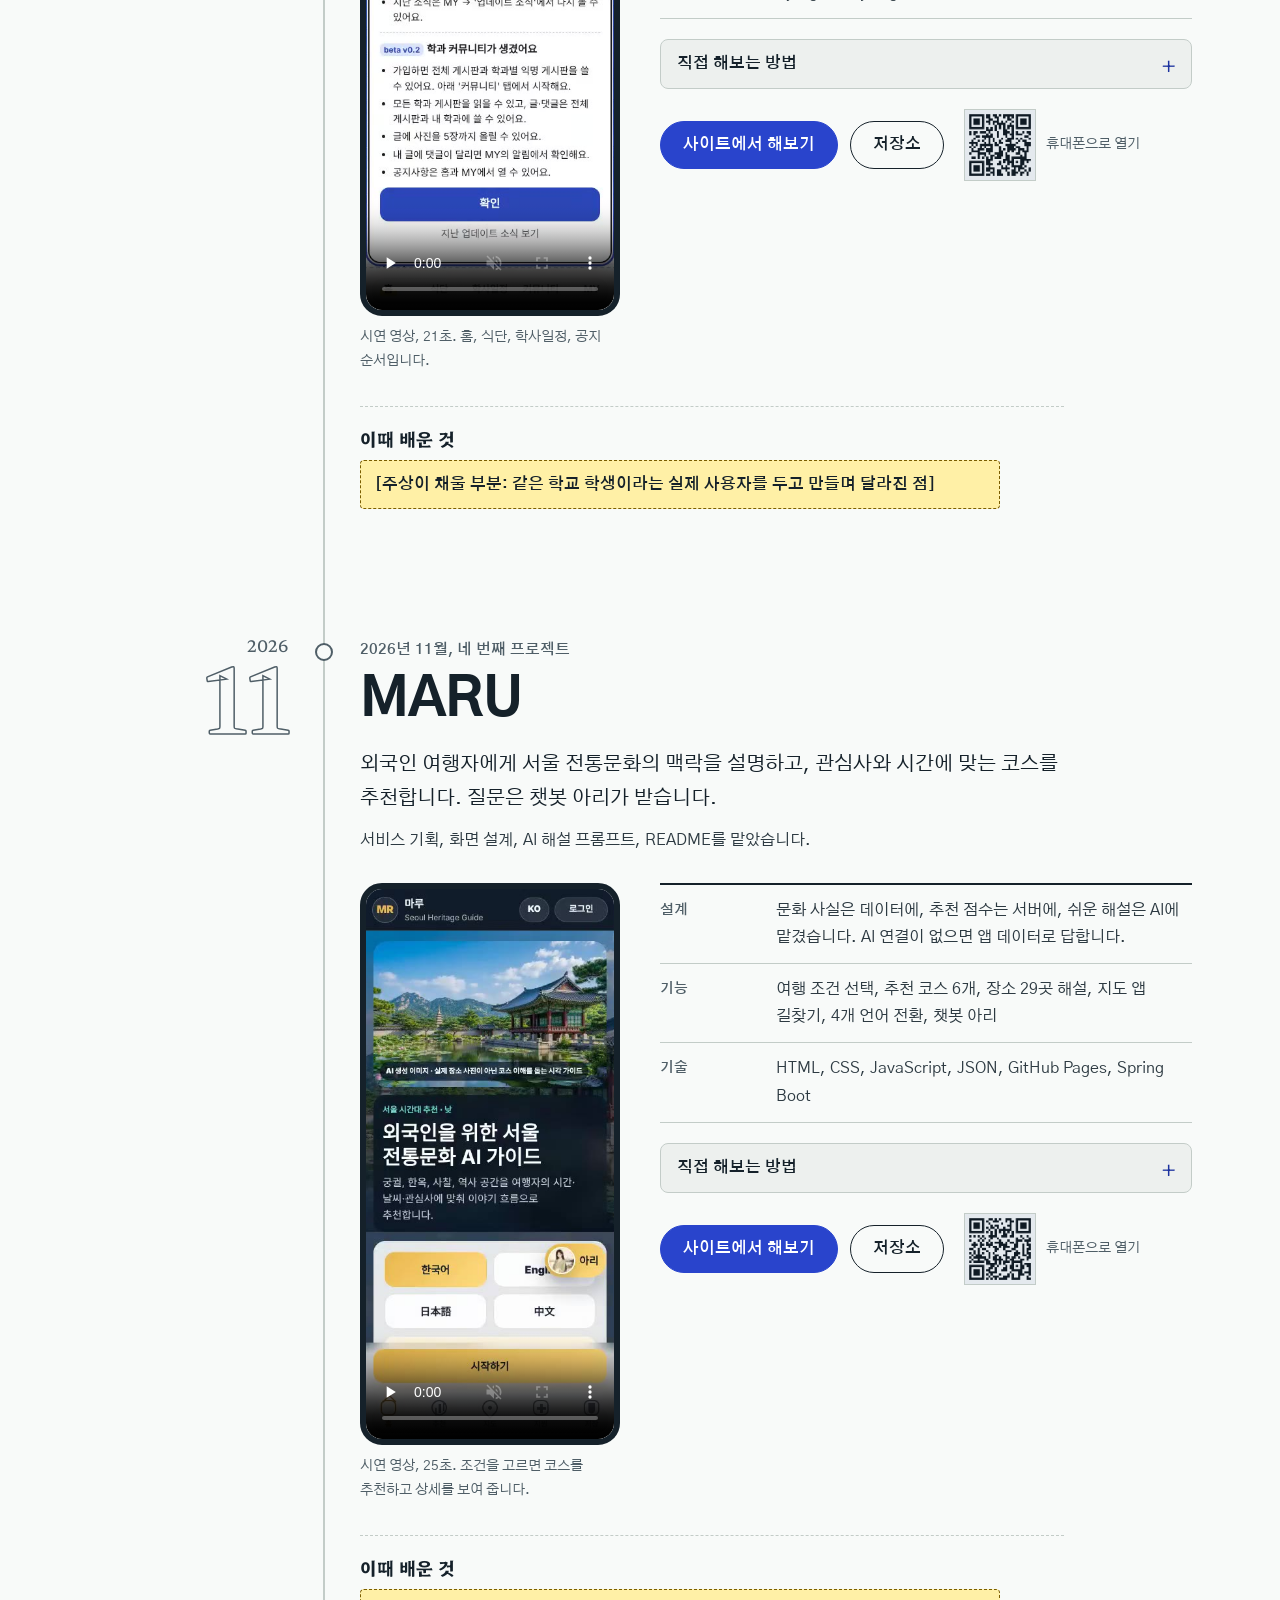
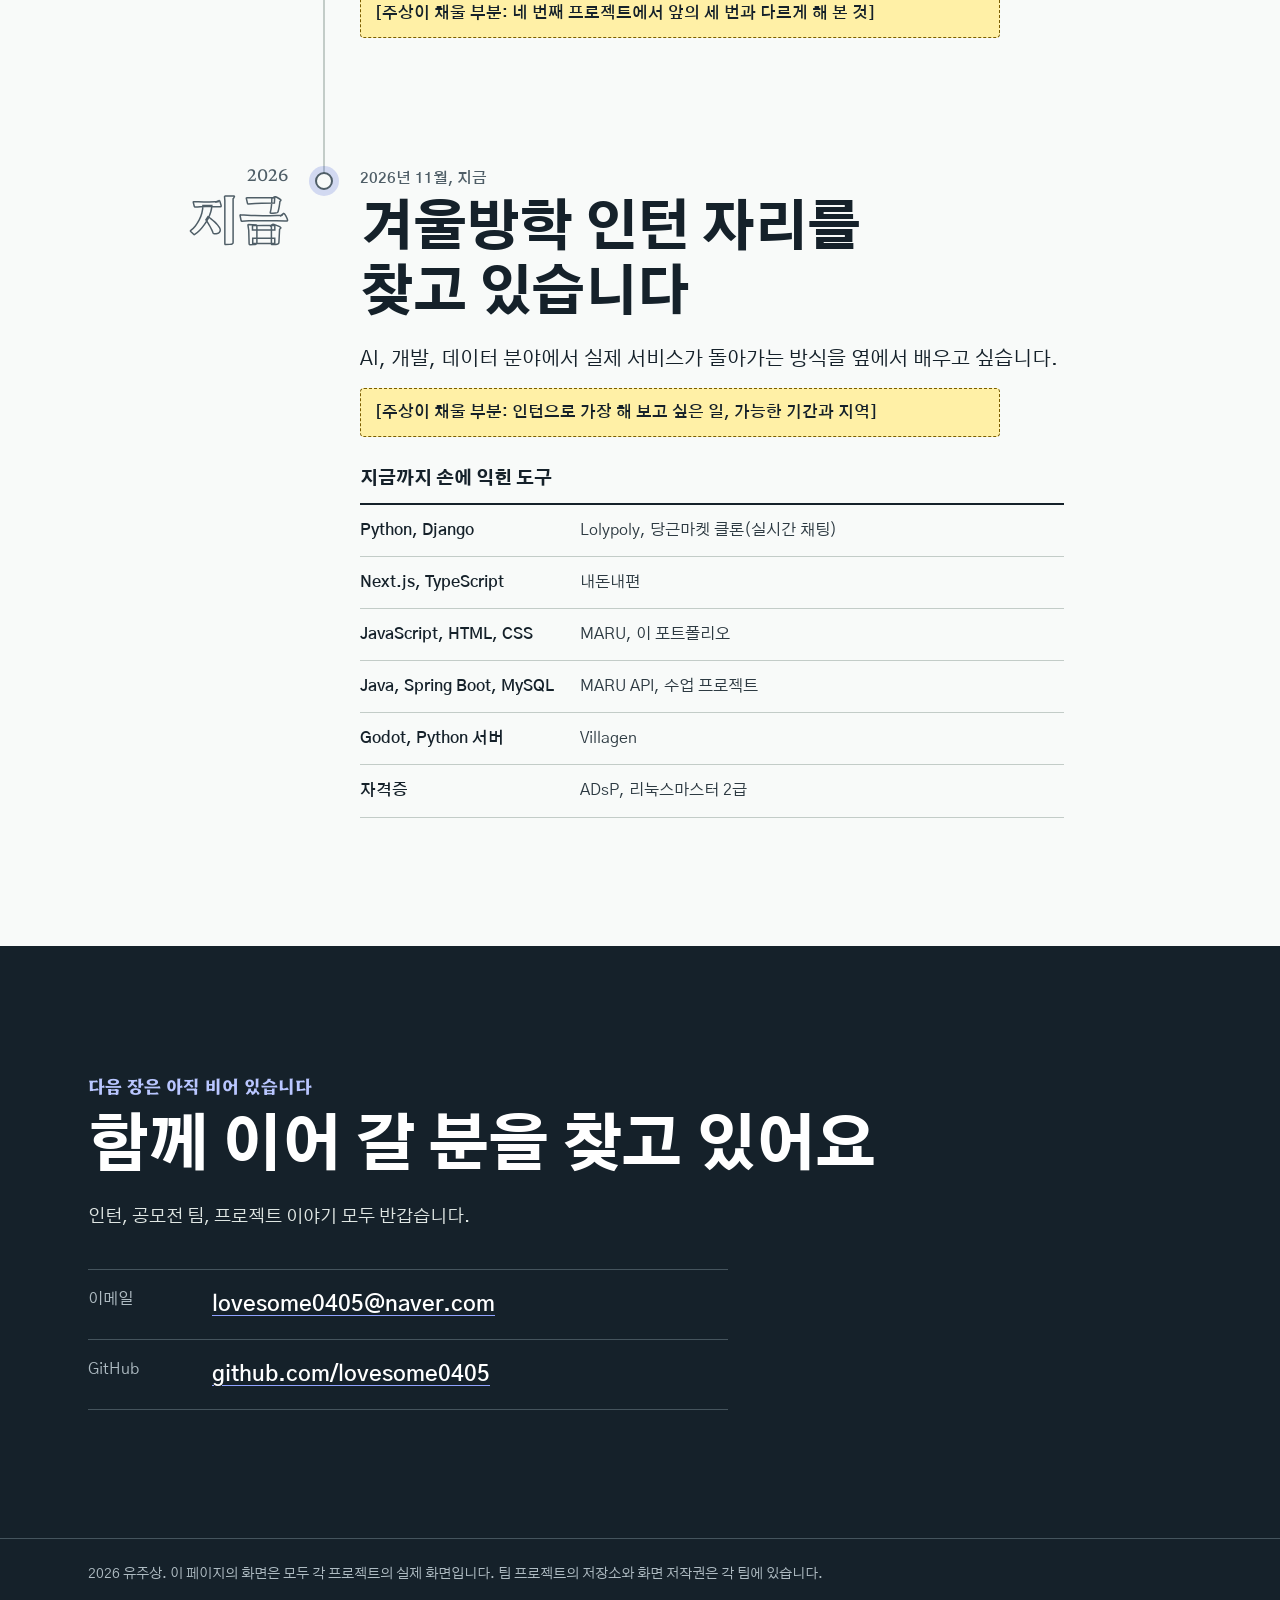
<file: drafts/b-radnaabazar/index.html>
<!doctype html>
<html lang="ko">
<head>
<meta charset="utf-8">
<meta name="viewport" content="width=device-width, initial-scale=1">
<title>유주상의 첫해</title>
<meta name="description" content="한국폴리텍대학 춘천캠퍼스 AI융합과 1학년 유주상이 2026년 가을에 만든 프로젝트 네 개를 시간 순서대로 따라가는 포트폴리오 시안.">
<link rel="preconnect" href="https://fonts.googleapis.com">
<link rel="preconnect" href="https://fonts.gstatic.com" crossorigin>
<link href="https://fonts.googleapis.com/css2?family=Gothic+A1:wght@400;600;800&family=Hahmlet:wght@500;700&display=swap" rel="stylesheet">
<link rel="stylesheet" href="style.css">
</head>
<body>
<a class="skip" href="#main">본문으로 건너뛰기</a>

<header class="top">
  <div class="wrap top-row">
    <a class="wordmark" href="#hello">유주상</a>
    <nav aria-label="주요 메뉴">
      <ul>
        <li><a href="#route">지나온 길</a></li>
        <li><a href="#now">지금</a></li>
        <li><a href="#contact" class="top-contact">연락하기</a></li>
      </ul>
    </nav>
  </div>
</header>

<main id="main">
  <!-- 1. 인사: 이름과 지금 상태, 그리고 길 전체를 한눈에 -->
  <section class="hello" id="hello" aria-labelledby="hello-title">
    <div class="wrap">
      <p class="hello-greet">안녕하세요, 저는</p>
      <h1 id="hello-title" class="hello-name">유주상입니다</h1>
      <p class="hello-lead">한국폴리텍대학 춘천캠퍼스 AI융합과 1학년입니다. 2026년 가을 석 달 동안 팀과 함께 서비스 네 개를 만들었고, 지금은 겨울방학에 일할 AI·개발·데이터 인턴 자리를 찾고 있습니다.</p>
      <div class="actions">
        <a class="btn btn--solid" href="mailto:lovesome0405@naver.com">이메일 보내기</a>
        <a class="btn" href="https://github.com/lovesome0405">GitHub 보기</a>
      </div>

      <div class="minimap" aria-labelledby="minimap-title">
        <h2 id="minimap-title" class="minimap-title">2026년 가을, 지나온 길</h2>
        <ol class="minimap-list">
          <li class="mm-stop mm-stop--open"><a href="#prologue"><span class="mm-when">시작</span><span class="mm-what">AI융합과 입학</span></a></li>
          <li class="mm-stop"><a href="#naedon"><span class="mm-when">9월</span><span class="mm-what">내돈내편</span></a></li>
          <li class="mm-stop"><a href="#villagen"><span class="mm-when">10월</span><span class="mm-what">Villagen</span></a></li>
          <li class="mm-stop"><a href="#lolypoly"><span class="mm-when">11월</span><span class="mm-what">Lolypoly</span></a></li>
          <li class="mm-stop"><a href="#maru"><span class="mm-when">11월</span><span class="mm-what">MARU</span></a></li>
          <li class="mm-stop mm-stop--now"><a href="#now"><span class="mm-when">지금</span><span class="mm-what">인턴 찾는 중</span></a></li>
        </ol>
        <dl class="tally">
          <div><dt>만든 서비스</dt><dd>4개</dd></div>
          <div><dt>해커톤 수상</dt><dd>1회</dd></div>
          <div><dt>함께한 팀</dt><dd>2~3인 팀 4곳</dd></div>
          <div><dt>자격증</dt><dd>ADsP, 리눅스마스터 2급</dd></div>
        </dl>
      </div>
    </div>
  </section>

  <!-- 2. 여정: 날짜가 왼쪽에 붙어 따라오고, 선이 스크롤만큼 채워진다 -->
  <section class="route" id="route" aria-labelledby="route-title">
    <div class="wrap">
      <header class="route-head">
        <h2 id="route-title">지나온 길</h2>
        <p>입학하고 처음 만든 것부터 지금까지, 만든 순서대로 적었습니다. 위에서 아래로 내려가면 한 학기 동안 무엇을 배웠는지가 이어집니다.</p>
      </header>

      <div class="track" data-track>
        <div class="track-line" aria-hidden="true"><div class="track-fill" data-fill></div></div>

        <!-- 프롤로그 -->
        <article class="stop" id="prologue" aria-labelledby="prologue-title" data-stop data-label="시작">
          <div class="stop-when" aria-hidden="true"><span class="when-year">입학</span><span class="when-num when-num--word">시작</span></div>
          <div class="stop-body">
            <p class="stop-date">입학, 시작</p>
            <h3 id="prologue-title" class="stop-title">AI융합과에 들어오기까지</h3>
            <p class="fill">[주상이 채울 부분: 왜 AI융합과에 왔는지, 들어오기 전에 무엇을 하고 있었는지 두세 문장]</p>
            <p class="fill">[주상이 채울 부분: 입학 시기. 예) 2026년 3월 입학]</p>
            <dl class="kit">
              <div><dt>먼저 갖춘 것</dt><dd>ADsP, 리눅스마스터 2급 <span class="fill fill--inline">[취득 시기]</span></dd></div>
              <div><dt>첫 웹 서비스</dt><dd>당근마켓 클론. Django로 만들고 실시간 채팅을 붙였습니다. <span class="fill fill--inline">[만든 시기와 배운 점]</span></dd></div>
            </dl>
          </div>
        </article>

        <!-- 내돈내편 -->
        <article class="stop" id="naedon" aria-labelledby="naedon-title" data-stop data-label="9월 내돈내편">
          <div class="stop-when" aria-hidden="true"><span class="when-year">2026</span><span class="when-num">09</span></div>
          <div class="stop-body">
            <p class="stop-date">2026년 9월, 첫 번째 프로젝트</p>
            <h3 id="naedon-title" class="stop-title">내돈내편</h3>
            <p class="stop-lead">스마트폰 금융이 어려운 고령층이 말로 금융 업무를 준비하고, 돈을 보내기 전에 한 번 더 확인하게 돕습니다.</p>
            <p class="stop-role">2인 팀 팀장. 기획부터 개발, 배포까지 맡았습니다. 2026 금융 AI Challenge 출품작.</p>

            <div class="stop-media stop-media--phone">
              <figure class="phone">
                <video src="../../assets/video/naedon.mp4" poster="../../assets/video/naedon.jpg" width="390" height="844" controls muted playsinline preload="none" aria-label="내돈내편 시연 영상. 자녀를 사칭한 송금 요청을 입력하자 송금을 잠시 멈추는 화면이 나온다"></video>
                <figcaption>시연 영상, 21초. 자녀 사칭 문자를 적자 송금을 멈춥니다.</figcaption>
              </figure>
              <div>
                <dl class="facts">
                  <div><dt>설계</dt><dd>AI는 말의 의도와 위험 신호를 정리하고, 송금을 멈출지는 서버 규칙이 정합니다. 위험 신호 13종, 강제 보류 조건 6가지.</dd></div>
                  <div><dt>기능</dt><dd>예금 상품 비교와 예상 이자, 음성 입력과 읽어 주기. API 키가 없어도 Mock 모드로 끝까지 시연됩니다.</dd></div>
                  <div><dt>기술</dt><dd>Next.js, TypeScript, OpenAI API, Vercel</dd></div>
                </dl>
                <details class="try">
                  <summary>직접 해보는 방법</summary>
                  <ol class="steps">
                    <li>‘송금이 안전한지 볼래요’를 누릅니다. 예시 상황이 먼저 분석됩니다.</li>
                    <li>입력칸에 직접 적어 봅니다. 예: 아들이 폰이 고장났다며 문화상품권 50만 원어치 사서 보내달래요</li>
                    <li>송금 보류 화면과 위험 이유를 확인합니다. 예금 비교는 ‘2천만 원을 1년 맡기고 싶어’로 해 볼 수 있습니다.</li>
                  </ol>
                  <p class="small">모든 계좌와 거래는 시연용 가상 데이터입니다.</p>
                </details>
                <div class="try-row">
                  <a class="btn btn--solid" href="https://naedonnaepyeon.vercel.app">사이트에서 해보기</a>
                  <figure class="qr"><img src="../../assets/qr-naedon.png" width="96" height="96" alt="내돈내편 사이트 주소 QR 코드" loading="lazy"><figcaption>휴대폰으로 열기</figcaption></figure>
                </div>
              </div>
            </div>
            <div class="turn">
              <p class="turn-label">이때 배운 것</p>
              <p class="fill">[주상이 채울 부분: 처음 팀장을 맡으며 배운 점, 다음 프로젝트로 이어진 고민 한두 문장]</p>
            </div>
          </div>
        </article>

        <!-- Villagen -->
        <article class="stop" id="villagen" aria-labelledby="villagen-title" data-stop data-label="10월 Villagen">
          <div class="stop-when" aria-hidden="true"><span class="when-year">2026</span><span class="when-num">10</span></div>
          <div class="stop-body">
            <p class="stop-date">2026년 10월, 두 번째 프로젝트</p>
            <h3 id="villagen-title" class="stop-title">Villagen</h3>
            <p class="stop-lead">원하는 물건을 글로 적으면 AI가 3D 가구로 만들어 주는 마을 RPG입니다.</p>
            <p class="prize">TRIPOTHON S1 SEOUL, Best Use of Tripo 수상</p>
            <p class="stop-role">3인 팀 SAMHAP Games. 게임 기획, 게임 안 코드와 문제 해결을 맡았습니다.</p>

            <figure class="wide">
              <video src="../../assets/video/villagen.mp4" poster="../../assets/video/villagen.jpg" width="960" height="600" controls muted playsinline preload="none" aria-label="Villagen 게임 화면 영상. 마을, 지도, 제작 의뢰, 텃밭, 낚시, 채집, 탐험 화면이 차례로 나온다"></video>
              <figcaption>게임 화면 7장을 이어 붙인 16초 영상입니다. 마을, 지도, 제작 의뢰, 텃밭, 낚시, 채집, 탐험 순서입니다.</figcaption>
            </figure>
            <dl class="facts facts--two">
              <div><dt>내가 한 일</dt><dd>입력 문장에서 게임 기능 키워드와 이미지 키워드를 나눠 처리했습니다.</dd></div>
              <div><dt>구조</dt><dd>Godot 클라이언트, Python 서버, SQLite. LLM이 요청을 정리하고 Tripo가 3D 모델(GLB)을 만듭니다.</dd></div>
            </dl>
            <details class="try">
              <summary>설치해서 해보는 방법 (Windows)</summary>
              <dl class="facts">
                <div><dt>필요한 것</dt><dd>Windows PC, 인터넷 연결</dd></div>
                <div><dt>내려받기</dt><dd>설치 파일 1.03GB, 학교판 0.11.9.10</dd></div>
                <div><dt>조작</dt><dd>이동 WASD, 달리기 Shift, 상호작용 E, 제작 C, 지도 Tab</dd></div>
              </dl>
              <ol class="steps">
                <li>내려받기 페이지에서 ‘설치 파일 받기’를 눌러 <code>Villagen_School_Setup.exe</code>를 받습니다.</li>
                <li>파일을 실행하고 설치 위치를 고르면 바탕화면에 Villagen 아이콘이 생깁니다.</li>
                <li>처음 실행할 때 Windows ‘PC 보호’ 창이 뜨면 추가 정보, 실행 순서로 누릅니다.</li>
                <li>로그인 화면의 학교 월드에서 아이디와 비밀번호로 계정을 만듭니다.</li>
                <li>마을에서 C를 누르고 만들고 싶은 물건을 문장으로 적습니다. 예: 작은 버섯 모양 의자. 완성되면 가방에서 꺼내 원하는 곳에 놓습니다.</li>
              </ol>
              <p class="small">설치 없이 쓰려면 같은 페이지의 압축 파일(1.09GB)을 받아 풀고 <code>Villagen\Villagen.exe</code>를 실행합니다.</p>
            </details>
            <div class="try-row">
              <a class="btn btn--solid" href="https://villagen-school-dl.s3.ap-northeast-2.amazonaws.com/school/index.html">게임 내려받기</a>
              <a class="btn" href="https://github.com/NormalMan0228/tripo_s1">팀 저장소</a>
            </div>
            <div class="turn">
              <p class="turn-label">이때 배운 것</p>
              <p class="fill">[주상이 채울 부분: 해커톤에서 수상하며 느낀 점, 게임이라는 새 분야에서 부딪힌 문제]</p>
            </div>
          </div>
        </article>

        <!-- Lolypoly -->
        <article class="stop" id="lolypoly" aria-labelledby="lolypoly-title" data-stop data-label="11월 Lolypoly">
          <div class="stop-when" aria-hidden="true"><span class="when-year">2026</span><span class="when-num">11</span></div>
          <div class="stop-body">
            <p class="stop-date">2026년 11월, 세 번째 프로젝트</p>
            <h3 id="lolypoly-title" class="stop-title">Lolypoly</h3>
            <p class="stop-lead">학교 홈페이지에 흩어진 식단, 학사일정, 공지를 휴대폰 한 화면에서 봅니다.</p>
            <p class="stop-role">2인 공동 작업으로 기획과 개발. 프로토타입과 기획서를 교수님께 승인받았고, 학생 20~30명 시험 사용을 준비하고 있습니다.</p>

            <div class="stop-media stop-media--phone">
              <figure class="phone">
                <video src="../../assets/video/lolypoly.mp4" poster="../../assets/video/lolypoly.jpg" width="390" height="844" controls muted playsinline preload="none" aria-label="Lolypoly 시연 영상. 홈, 식단, 학사일정, 공지 화면을 차례로 본다"></video>
                <figcaption>시연 영상, 21초. 홈, 식단, 학사일정, 공지 순서입니다.</figcaption>
              </figure>
              <div>
                <dl class="facts">
                  <div><dt>설계</dt><dd>공식 홈페이지를 Playwright로 정해진 시간에 수집해 DB에 저장하고, 화면은 DB만 읽습니다. 학생이 앱을 열 때마다 학교 사이트에 접속하지 않습니다.</dd></div>
                  <div><dt>기능</dt><dd>식단, 학사일정, 공지, 의견 보내기, 홈 화면 설치(PWA)</dd></div>
                  <div><dt>작업 방식</dt><dd>Codex로 구현하고, 결정과 진행은 저장소 문서에 남깁니다.</dd></div>
                  <div><dt>기술</dt><dd>Django, Playwright, SQLite, Docker, Render</dd></div>
                </dl>
                <details class="try">
                  <summary>직접 해보는 방법</summary>
                  <ol class="steps">
                    <li>휴대폰으로 엽니다. 로그인 없이 오늘 식단과 가까운 학사일정이 바로 보입니다.</li>
                    <li>아래 탭에서 식단, 학사일정을 눌러 이번 주 메뉴와 이번 달 일정을 봅니다.</li>
                    <li>브라우저 메뉴의 ‘홈 화면에 추가’를 누르면 앱처럼 설치됩니다.</li>
                  </ol>
                </details>
                <div class="try-row">
                  <a class="btn btn--solid" href="https://lolypoly.lolypoly.workers.dev/">사이트에서 해보기</a>
                  <a class="btn" href="https://github.com/chanmini584-ux/LOLYPOLY">저장소</a>
                  <figure class="qr"><img src="../../assets/qr-lolypoly.png" width="96" height="96" alt="Lolypoly 사이트 주소 QR 코드" loading="lazy"><figcaption>휴대폰으로 열기</figcaption></figure>
                </div>
              </div>
            </div>
            <div class="turn">
              <p class="turn-label">이때 배운 것</p>
              <p class="fill">[주상이 채울 부분: 같은 학교 학생이라는 실제 사용자를 두고 만들며 달라진 점]</p>
            </div>
          </div>
        </article>

        <!-- MARU -->
        <article class="stop" id="maru" aria-labelledby="maru-title" data-stop data-label="11월 MARU">
          <div class="stop-when" aria-hidden="true"><span class="when-year">2026</span><span class="when-num">11</span></div>
          <div class="stop-body">
            <p class="stop-date">2026년 11월, 네 번째 프로젝트</p>
            <h3 id="maru-title" class="stop-title">MARU</h3>
            <p class="stop-lead">외국인 여행자에게 서울 전통문화의 맥락을 설명하고, 관심사와 시간에 맞는 코스를 추천합니다. 질문은 챗봇 아리가 받습니다.</p>
            <p class="stop-role">서비스 기획, 화면 설계, AI 해설 프롬프트, README를 맡았습니다.</p>

            <div class="stop-media stop-media--phone">
              <figure class="phone">
                <video src="../../assets/video/maru.mp4" poster="../../assets/video/maru.jpg" width="390" height="844" controls muted playsinline preload="none" aria-label="MARU 시연 영상. 조건을 고르고 추천 코스와 코스 상세를 본다"></video>
                <figcaption>시연 영상, 25초. 조건을 고르면 코스를 추천하고 상세를 보여 줍니다.</figcaption>
              </figure>
              <div>
                <dl class="facts">
                  <div><dt>설계</dt><dd>문화 사실은 데이터에, 추천 점수는 서버에, 쉬운 해설은 AI에 맡겼습니다. AI 연결이 없으면 앱 데이터로 답합니다.</dd></div>
                  <div><dt>기능</dt><dd>여행 조건 선택, 추천 코스 6개, 장소 29곳 해설, 지도 앱 길찾기, 4개 언어 전환, 챗봇 아리</dd></div>
                  <div><dt>기술</dt><dd>HTML, CSS, JavaScript, JSON, GitHub Pages, Spring Boot</dd></div>
                </dl>
                <details class="try">
                  <summary>직접 해보는 방법</summary>
                  <ol class="steps">
                    <li>시작하기를 누르고 지역과 시간, 관심사, 동행, 예산을 차례로 고릅니다.</li>
                    <li>마지막 칸에 원하는 조건을 적습니다. 예: 사진 찍기 좋은 곳이면 좋겠어요</li>
                    <li>추천 코스 보기를 누르고, 코스를 열어 추천 이유와 지도 길찾기를 확인합니다. 오른쪽 아래 아리에게 질문해도 됩니다.</li>
                  </ol>
                </details>
                <div class="try-row">
                  <a class="btn btn--solid" href="https://lovesome0405.github.io/ari/">사이트에서 해보기</a>
                  <a class="btn" href="https://github.com/lovesome0405/ari">저장소</a>
                  <figure class="qr"><img src="../../assets/qr-maru.png" width="96" height="96" alt="MARU 사이트 주소 QR 코드" loading="lazy"><figcaption>휴대폰으로 열기</figcaption></figure>
                </div>
              </div>
            </div>
            <div class="turn">
              <p class="turn-label">이때 배운 것</p>
              <p class="fill">[주상이 채울 부분: 네 번째 프로젝트에서 앞의 세 번과 다르게 해 본 것]</p>
            </div>
          </div>
        </article>

        <!-- 지금 -->
        <article class="stop stop--now" id="now" aria-labelledby="now-title" data-stop data-label="지금">
          <div class="stop-when" aria-hidden="true"><span class="when-year">2026</span><span class="when-num when-num--word">지금</span></div>
          <div class="stop-body">
            <p class="stop-date">2026년 11월, 지금</p>
            <h3 id="now-title" class="stop-title">겨울방학 인턴 자리를 찾고 있습니다</h3>
            <p class="stop-lead">AI, 개발, 데이터 분야에서 실제 서비스가 돌아가는 방식을 옆에서 배우고 싶습니다.</p>
            <p class="fill">[주상이 채울 부분: 인턴으로 가장 해 보고 싶은 일, 가능한 기간과 지역]</p>
            <h4 class="kit-title">지금까지 손에 익힌 도구</h4>
            <dl class="kit kit--tools">
              <div><dt>Python, Django</dt><dd>Lolypoly, 당근마켓 클론(실시간 채팅)</dd></div>
              <div><dt>Next.js, TypeScript</dt><dd>내돈내편</dd></div>
              <div><dt>JavaScript, HTML, CSS</dt><dd>MARU, 이 포트폴리오</dd></div>
              <div><dt>Java, Spring Boot, MySQL</dt><dd>MARU API, 수업 프로젝트</dd></div>
              <div><dt>Godot, Python 서버</dt><dd>Villagen</dd></div>
              <div><dt>자격증</dt><dd>ADsP, 리눅스마스터 2급</dd></div>
            </dl>
          </div>
        </article>
      </div>
    </div>
  </section>

  <!-- 3. 연락: 다음 정거장 -->
  <section class="contact" id="contact" aria-labelledby="contact-title">
    <div class="wrap">
      <p class="contact-kicker">다음 장은 아직 비어 있습니다</p>
      <h2 id="contact-title" class="contact-title">함께 이어 갈 분을 찾고 있어요</h2>
      <p class="contact-lead">인턴, 공모전 팀, 프로젝트 이야기 모두 반갑습니다.</p>
      <dl class="contact-lines">
        <div><dt>이메일</dt><dd><a href="mailto:lovesome0405@naver.com">lovesome0405@naver.com</a></dd></div>
        <div><dt>GitHub</dt><dd><a href="https://github.com/lovesome0405">github.com/lovesome0405</a></dd></div>
      </dl>
    </div>
  </section>
</main>

<footer class="foot">
  <div class="wrap">
    <p>2026 유주상. 이 페이지의 화면은 모두 각 프로젝트의 실제 화면입니다. 팀 프로젝트의 저장소와 화면 저작권은 각 팀에 있습니다.</p>
  </div>
</footer>

<!-- 화면 아래에 떠 있는 현재 위치 표시. 여정 구간에서만 보인다 -->
<nav class="where" aria-label="여정 구간 바로가기" data-where hidden>
  <p class="where-now"><span class="visually-hidden">지금 보는 곳: </span><span data-where-label>시작</span></p>
  <ol class="where-dots">
    <li><a href="#prologue" aria-label="시작">시작</a></li>
    <li><a href="#naedon" aria-label="9월 내돈내편">9월</a></li>
    <li><a href="#villagen" aria-label="10월 Villagen">10월</a></li>
    <li><a href="#lolypoly" aria-label="11월 Lolypoly">11월</a></li>
    <li><a href="#maru" aria-label="11월 MARU">11월</a></li>
    <li><a href="#now" aria-label="지금">지금</a></li>
  </ol>
</nav>

<script src="main.js" defer></script>
</body>
</html>
</file>
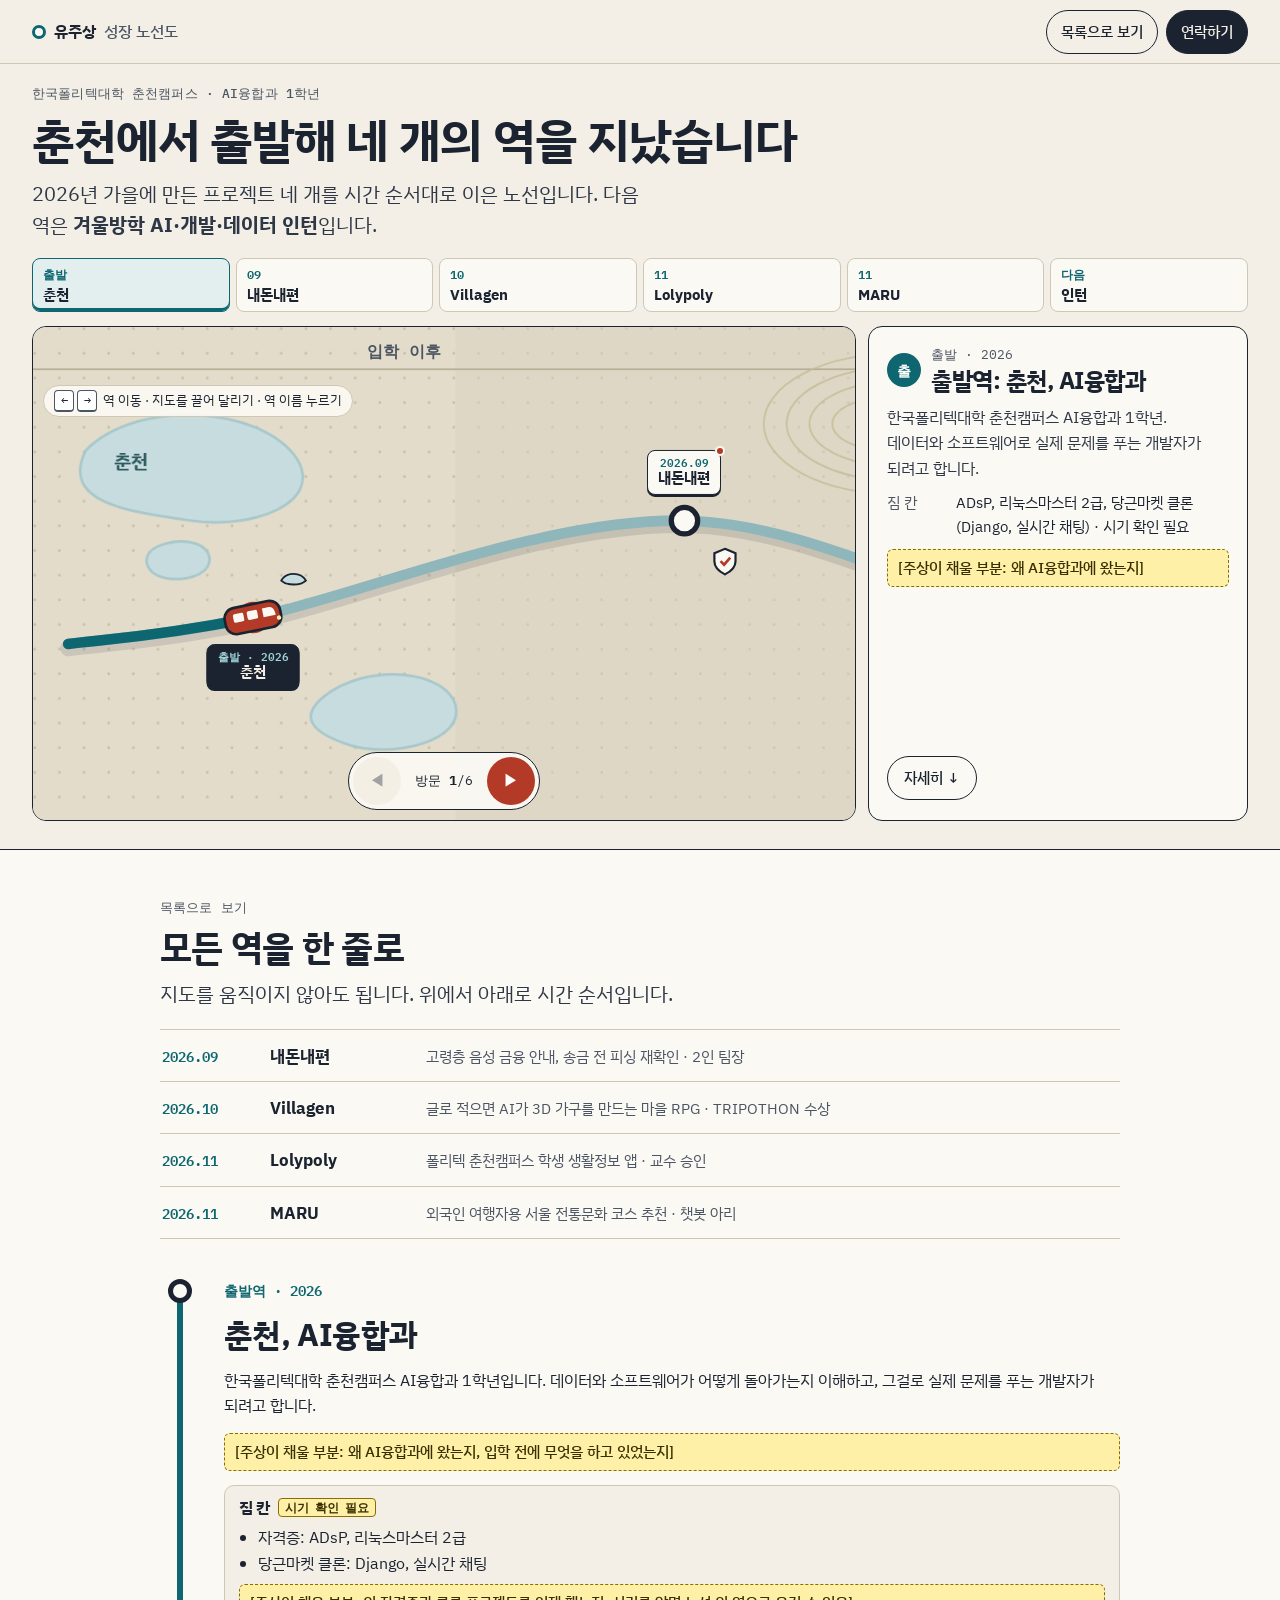
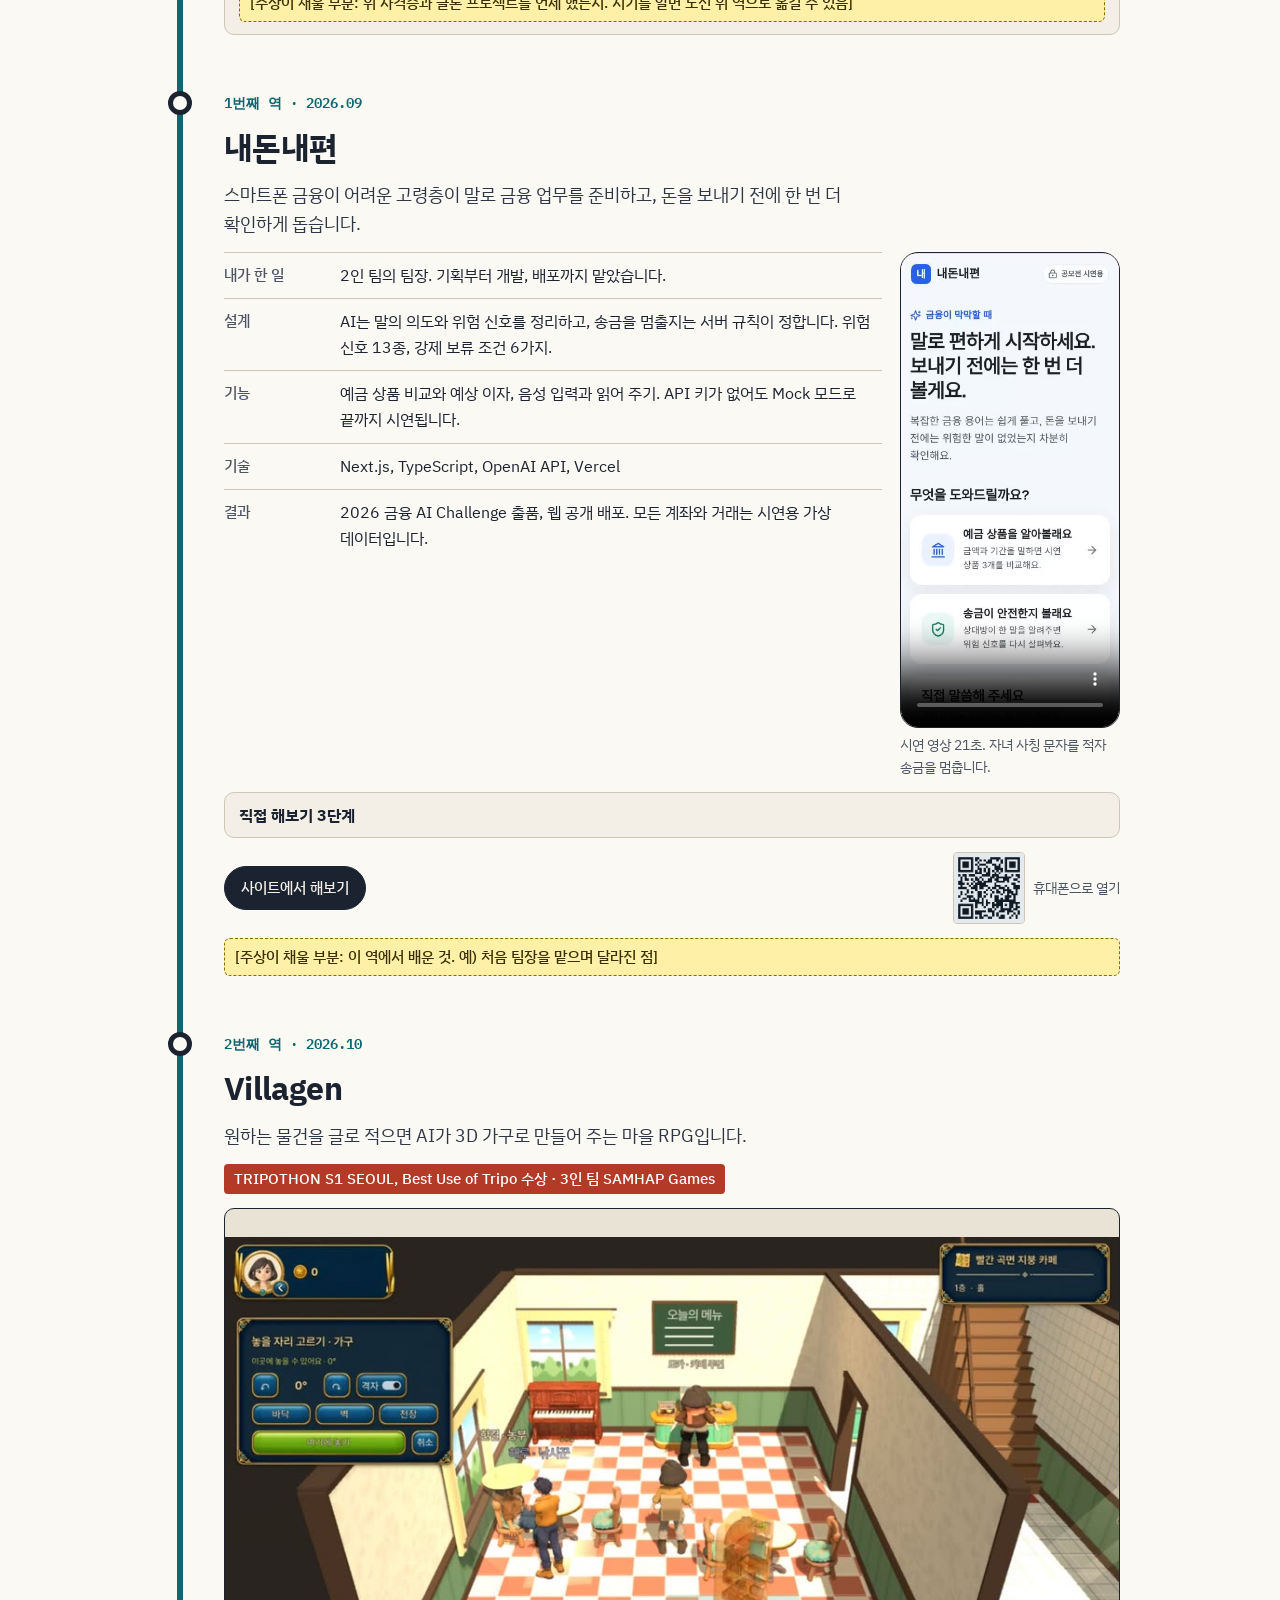
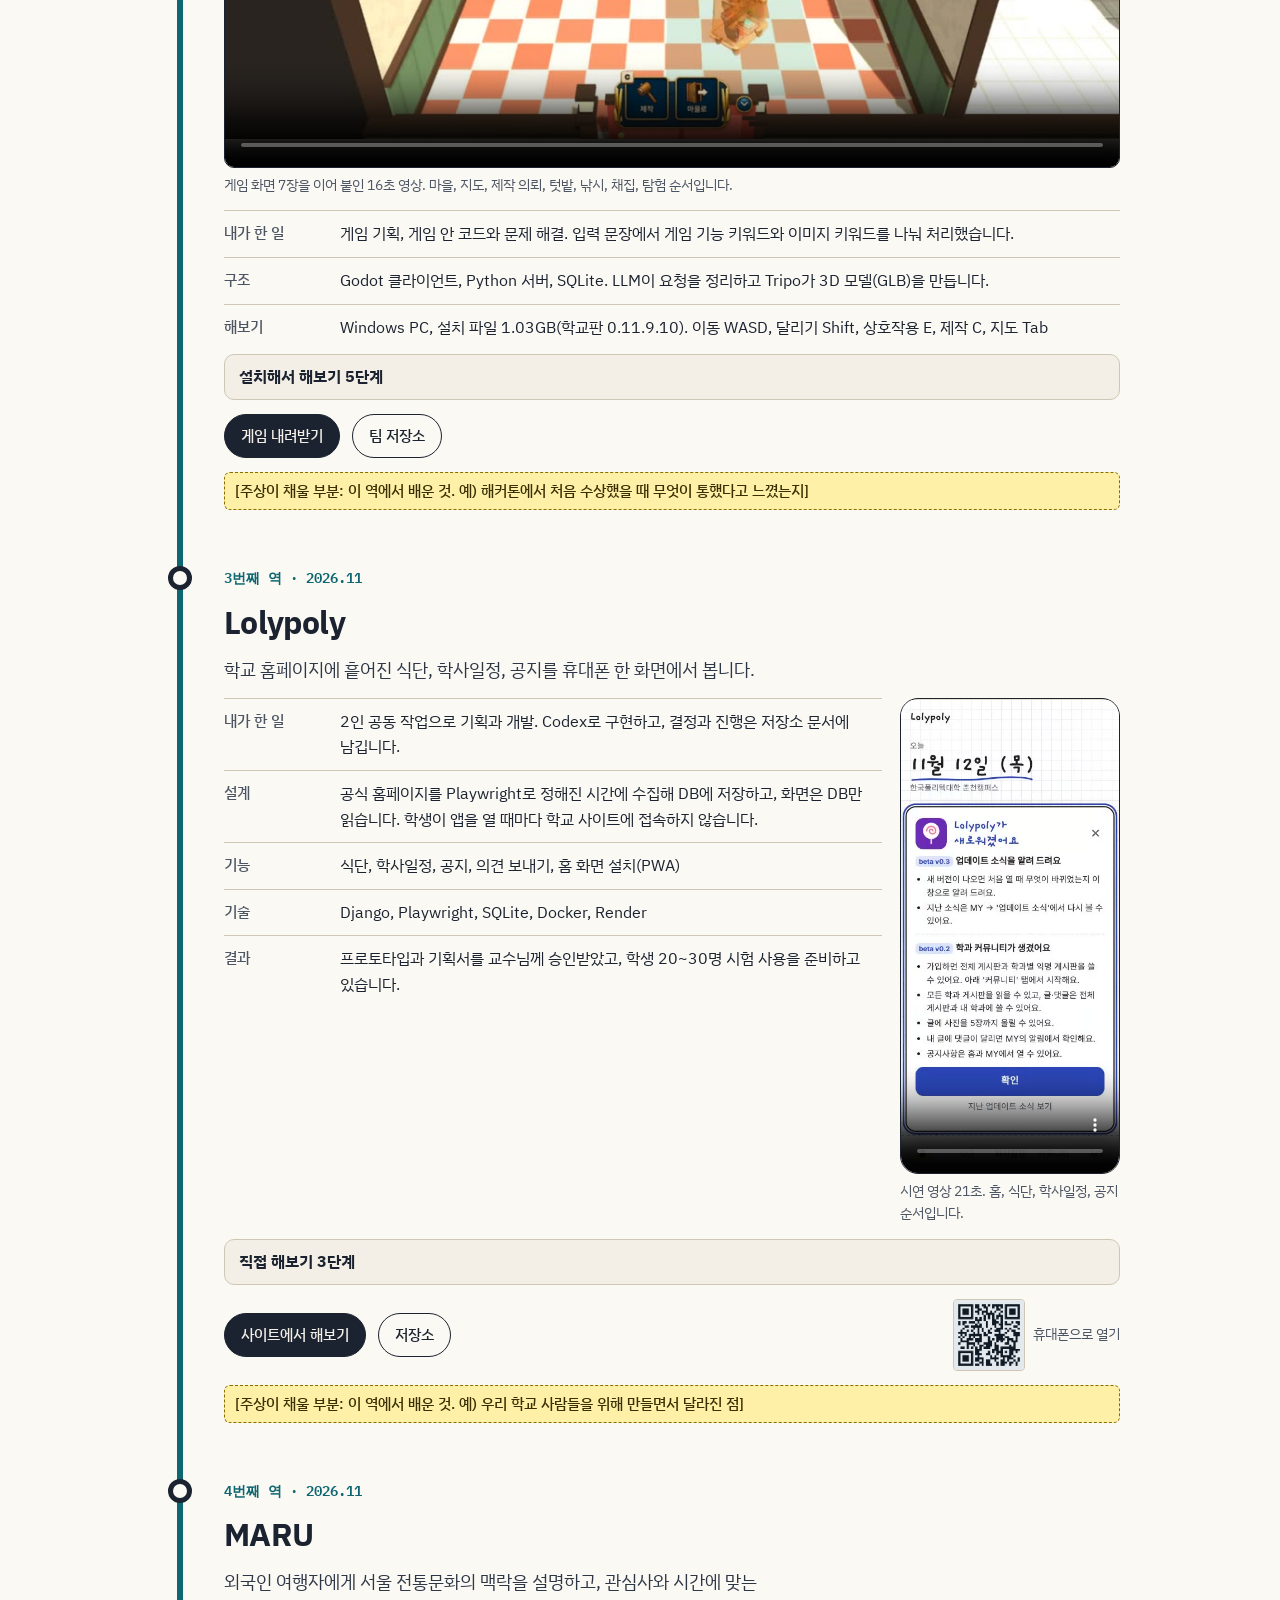
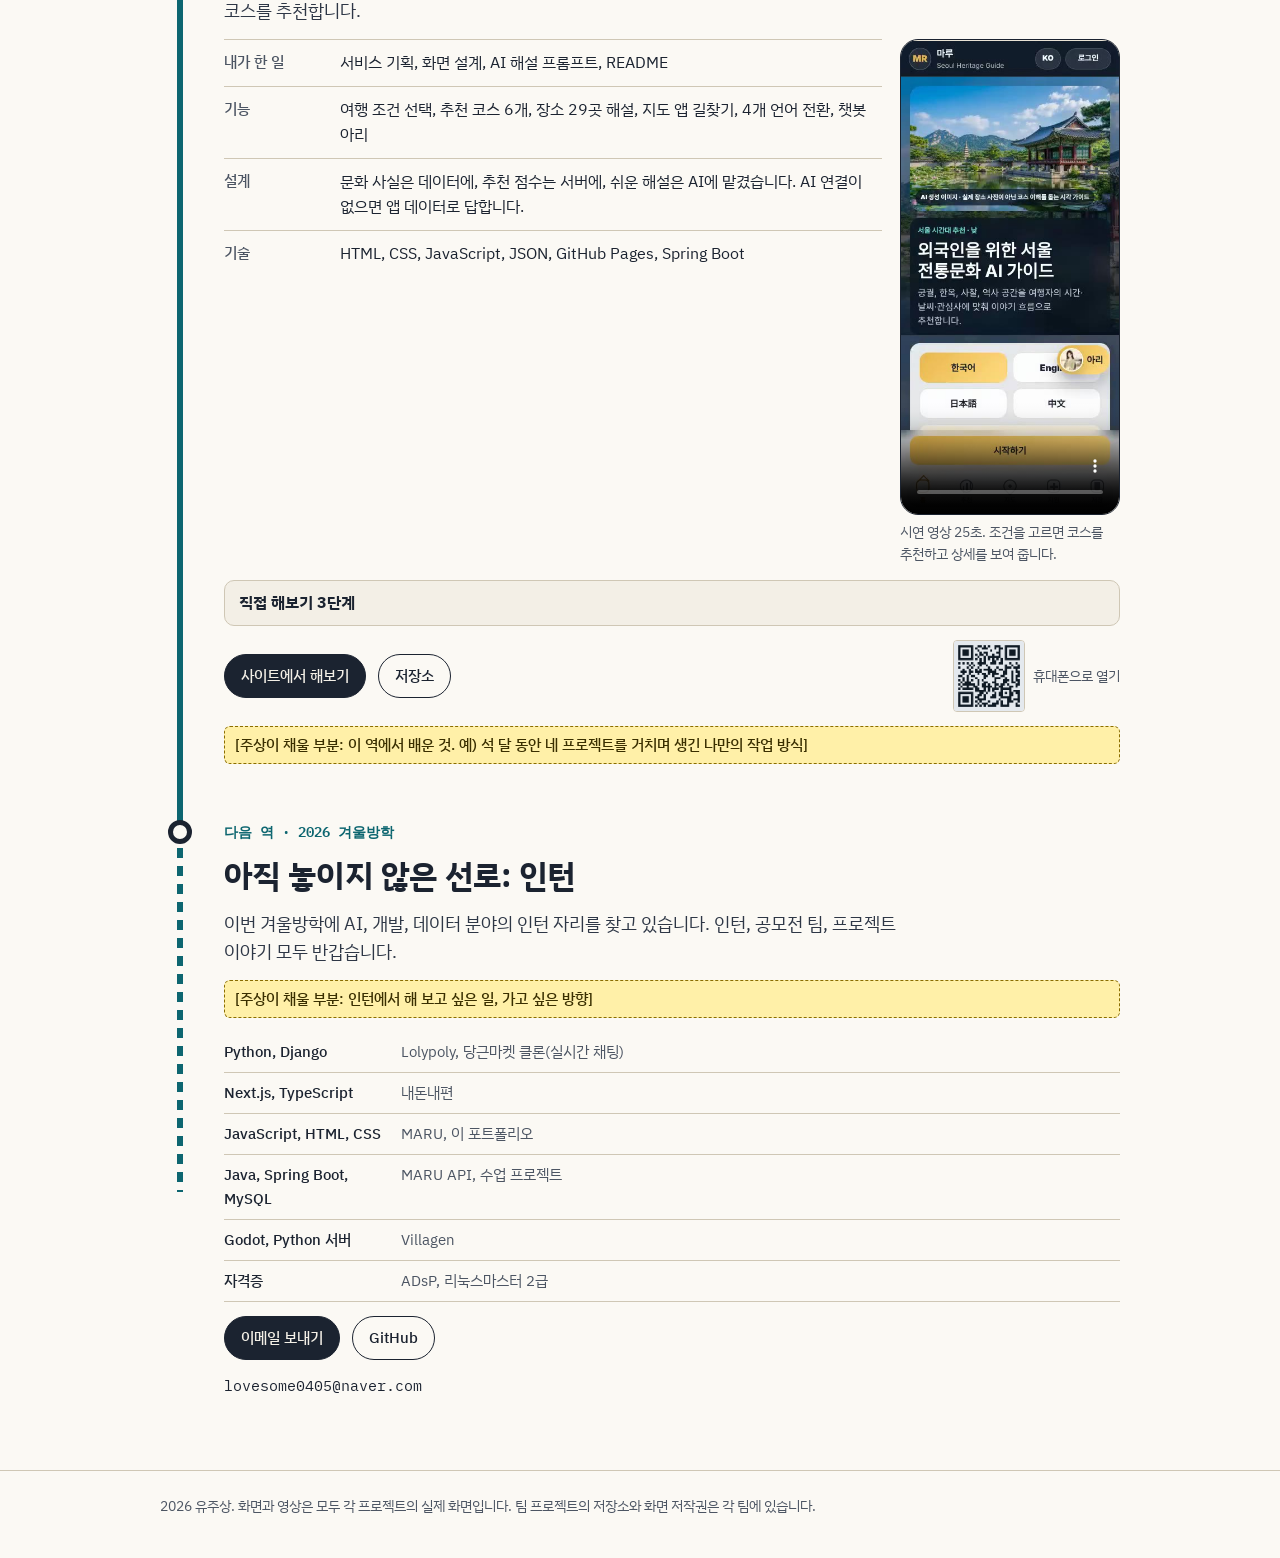
<file: drafts/c-bruno/index.html>
<!doctype html>
<html lang="ko">
<head>
<meta charset="utf-8">
<meta name="viewport" content="width=device-width, initial-scale=1">
<title>유주상 성장 노선도</title>
<meta name="description" content="한국폴리텍대학 춘천캠퍼스 AI융합과 유주상. 내돈내편, Villagen, Lolypoly, MARU를 시간 순서대로 지나는 노선도 포트폴리오 시안.">
<link rel="preconnect" href="https://fonts.googleapis.com">
<link rel="preconnect" href="https://fonts.gstatic.com" crossorigin>
<link href="https://fonts.googleapis.com/css2?family=IBM+Plex+Mono:wght@500;600&family=IBM+Plex+Sans+KR:wght@400;500;700&display=swap" rel="stylesheet">
<link rel="stylesheet" href="style.css">
</head>
<body>
<a class="skip" href="#list">프로젝트 목록으로 건너뛰기</a>

<header class="bar">
  <a class="mark" href="#top"><span class="mark-dot" aria-hidden="true"></span>유주상 <span class="mark-sub">성장 노선도</span></a>
  <nav aria-label="보기 방식">
    <a class="bar-link" href="#list">목록으로 보기</a>
    <a class="bar-link bar-link--solid" href="#next">연락하기</a>
  </nav>
</header>

<main>
  <section class="explore" id="top" aria-labelledby="hero-title">
    <div class="intro">
      <p class="kicker">한국폴리텍대학 춘천캠퍼스 · AI융합과 1학년</p>
      <h1 id="hero-title">춘천에서 출발해 <span class="nw">네 개의 역을</span> 지났습니다</h1>
      <p class="lead">2026년 가을에 만든 프로젝트 네 개를 시간 순서대로 이은 노선입니다. 다음 역은 <strong>겨울방학 AI·개발·데이터 인턴</strong>입니다.</p>
    </div>

    <nav class="board" aria-label="노선 안내판: 역 바로 가기">
      <ol>
        <li><a href="#s-start" data-go="0"><span class="b-time">출발</span><span class="b-name">춘천</span></a></li>
        <li><a href="#s-naedon" data-go="1"><span class="b-time">09</span><span class="b-name">내돈내편</span></a></li>
        <li><a href="#s-villagen" data-go="2"><span class="b-time">10</span><span class="b-name">Villagen</span></a></li>
        <li><a href="#s-lolypoly" data-go="3"><span class="b-time">11</span><span class="b-name">Lolypoly</span></a></li>
        <li><a href="#s-maru" data-go="4"><span class="b-time">11</span><span class="b-name">MARU</span></a></li>
        <li><a href="#next" data-go="5"><span class="b-time">다음</span><span class="b-name">인턴</span></a></li>
      </ol>
    </nav>

    <div class="stage" hidden>
      <div class="viewport" id="viewport" tabindex="0" role="group" aria-roledescription="노선 지도" aria-label="성장 노선 지도" aria-describedby="map-help">
        <div class="world" id="world">
          <svg class="scene" id="scene" aria-hidden="true" focusable="false"></svg>
          <div class="stations" id="stations"></div>
        </div>
        <p class="map-help" id="map-help"><span class="key">←</span><span class="key">→</span> 역 이동 · 지도를 끌어 달리기 · 역 이름 누르기</p>
        <div class="controls">
          <button type="button" class="ctl" id="prev" aria-label="이전 역으로"><span aria-hidden="true">◀</span></button>
          <p class="odometer" id="odometer" aria-hidden="true">방문 <b>1</b>/6</p>
          <button type="button" class="ctl ctl--go" id="next-btn" aria-label="다음 역으로"><span aria-hidden="true">▶</span></button>
        </div>
      </div>

      <aside class="platform" id="platform" aria-live="polite" aria-label="지금 도착한 역"></aside>
    </div>
  </section>

  <section class="list" id="list" aria-labelledby="list-title">
    <header class="list-head">
      <p class="kicker">목록으로 보기</p>
      <h2 id="list-title">모든 역을 한 줄로</h2>
      <p class="lead">지도를 움직이지 않아도 됩니다. 위에서 아래로 시간 순서입니다.</p>
      <ol class="summary">
        <li><a href="#s-naedon"><span class="s-time">2026.09</span><b>내돈내편</b><span>고령층 음성 금융 안내, 송금 전 피싱 재확인 · 2인 팀장</span></a></li>
        <li><a href="#s-villagen"><span class="s-time">2026.10</span><b>Villagen</b><span>글로 적으면 AI가 3D 가구를 만드는 마을 RPG · TRIPOTHON 수상</span></a></li>
        <li><a href="#s-lolypoly"><span class="s-time">2026.11</span><b>Lolypoly</b><span>폴리텍 춘천캠퍼스 학생 생활정보 앱 · 교수 승인</span></a></li>
        <li><a href="#s-maru"><span class="s-time">2026.11</span><b>MARU</b><span>외국인 여행자용 서울 전통문화 코스 추천 · 챗봇 아리</span></a></li>
      </ol>
    </header>

    <!-- 출발역 -->
    <article class="stop stop--start" id="s-start" aria-labelledby="start-title">
      <div class="stop-rail" aria-hidden="true"><span class="stop-dot"></span></div>
      <div class="stop-body">
        <p class="stop-time">출발역 · 2026</p>
        <h3 id="start-title">춘천, AI융합과</h3>
        <p>한국폴리텍대학 춘천캠퍼스 AI융합과 1학년입니다. 데이터와 소프트웨어가 어떻게 돌아가는지 이해하고, 그걸로 실제 문제를 푸는 개발자가 되려고 합니다.</p>
        <p class="fill">[주상이 채울 부분: 왜 AI융합과에 왔는지, 입학 전에 무엇을 하고 있었는지]</p>
        <div class="luggage">
          <h4>짐 칸 <span class="tag">시기 확인 필요</span></h4>
          <ul>
            <li>자격증: ADsP, 리눅스마스터 2급</li>
            <li>당근마켓 클론: Django, 실시간 채팅</li>
          </ul>
          <p class="fill">[주상이 채울 부분: 위 자격증과 클론 프로젝트를 언제 했는지. 시기를 알면 노선 위 역으로 옮길 수 있음]</p>
        </div>
      </div>
    </article>

    <!-- 내돈내편 -->
    <article class="stop" id="s-naedon" aria-labelledby="naedon-title">
      <div class="stop-rail" aria-hidden="true"><span class="stop-dot"></span></div>
      <div class="stop-body">
        <p class="stop-time">1번째 역 · 2026.09</p>
        <h3 id="naedon-title">내돈내편</h3>
        <p class="stop-lead">스마트폰 금융이 어려운 고령층이 말로 금융 업무를 준비하고, 돈을 보내기 전에 한 번 더 확인하게 돕습니다.</p>
        <div class="stop-grid">
          <dl class="facts">
            <div><dt>내가 한 일</dt><dd>2인 팀의 팀장. 기획부터 개발, 배포까지 맡았습니다.</dd></div>
            <div><dt>설계</dt><dd>AI는 말의 의도와 위험 신호를 정리하고, 송금을 멈출지는 서버 규칙이 정합니다. 위험 신호 13종, 강제 보류 조건 6가지.</dd></div>
            <div><dt>기능</dt><dd>예금 상품 비교와 예상 이자, 음성 입력과 읽어 주기. API 키가 없어도 Mock 모드로 끝까지 시연됩니다.</dd></div>
            <div><dt>기술</dt><dd>Next.js, TypeScript, OpenAI API, Vercel</dd></div>
            <div><dt>결과</dt><dd>2026 금융 AI Challenge 출품, 웹 공개 배포. 모든 계좌와 거래는 시연용 가상 데이터입니다.</dd></div>
          </dl>
          <figure class="phone">
            <video src="../../assets/video/naedon.mp4" poster="../../assets/video/naedon.jpg" width="390" height="844" controls muted playsinline preload="none" aria-label="내돈내편 시연 영상. 자녀를 사칭한 송금 요청을 입력하자 송금을 잠시 멈추는 화면이 나온다"></video>
            <figcaption>시연 영상 21초. 자녀 사칭 문자를 적자 송금을 멈춥니다.</figcaption>
          </figure>
        </div>
        <details class="try">
          <summary>직접 해보기 3단계</summary>
          <ol>
            <li>‘송금이 안전한지 볼래요’를 누릅니다. 예시 상황이 먼저 분석됩니다.</li>
            <li>입력칸에 직접 적어 봅니다. 예: 아들이 폰이 고장났다며 문화상품권 50만 원어치 사서 보내달래요</li>
            <li>송금 보류 화면과 위험 이유를 확인합니다. 예금 비교는 ‘2천만 원을 1년 맡기고 싶어’로 해 볼 수 있습니다.</li>
          </ol>
        </details>
        <div class="stop-actions">
          <a class="btn btn--solid" href="https://naedonnaepyeon.vercel.app">사이트에서 해보기</a>
          <figure class="qr"><img src="../../assets/qr-naedon.png" width="88" height="88" alt="내돈내편 사이트 주소 QR 코드" loading="lazy"><figcaption>휴대폰으로 열기</figcaption></figure>
        </div>
        <p class="fill">[주상이 채울 부분: 이 역에서 배운 것. 예) 처음 팀장을 맡으며 달라진 점]</p>
      </div>
    </article>

    <!-- Villagen -->
    <article class="stop" id="s-villagen" aria-labelledby="villagen-title">
      <div class="stop-rail" aria-hidden="true"><span class="stop-dot"></span></div>
      <div class="stop-body">
        <p class="stop-time">2번째 역 · 2026.10</p>
        <h3 id="villagen-title">Villagen</h3>
        <p class="stop-lead">원하는 물건을 글로 적으면 AI가 3D 가구로 만들어 주는 마을 RPG입니다.</p>
        <p class="prize">TRIPOTHON S1 SEOUL, Best Use of Tripo 수상 · 3인 팀 SAMHAP Games</p>
        <figure class="wide">
          <video src="../../assets/video/villagen.mp4" poster="../../assets/video/villagen.jpg" width="960" height="600" controls muted playsinline preload="none" aria-label="Villagen 게임 화면 영상. 마을, 지도, 제작 의뢰, 텃밭, 낚시, 채집, 탐험 화면이 차례로 나온다"></video>
          <figcaption>게임 화면 7장을 이어 붙인 16초 영상. 마을, 지도, 제작 의뢰, 텃밭, 낚시, 채집, 탐험 순서입니다.</figcaption>
        </figure>
        <dl class="facts">
          <div><dt>내가 한 일</dt><dd>게임 기획, 게임 안 코드와 문제 해결. 입력 문장에서 게임 기능 키워드와 이미지 키워드를 나눠 처리했습니다.</dd></div>
          <div><dt>구조</dt><dd>Godot 클라이언트, Python 서버, SQLite. LLM이 요청을 정리하고 Tripo가 3D 모델(GLB)을 만듭니다.</dd></div>
          <div><dt>해보기</dt><dd>Windows PC, 설치 파일 1.03GB(학교판 0.11.9.10). 이동 WASD, 달리기 Shift, 상호작용 E, 제작 C, 지도 Tab</dd></div>
        </dl>
        <details class="try">
          <summary>설치해서 해보기 5단계</summary>
          <ol>
            <li>내려받기 페이지에서 ‘설치 파일 받기’를 눌러 <code>Villagen_School_Setup.exe</code>를 받습니다.</li>
            <li>파일을 실행하고 설치 위치를 고르면 바탕화면에 Villagen 아이콘이 생깁니다.</li>
            <li>처음 실행할 때 Windows ‘PC 보호’ 창이 뜨면 추가 정보, 실행 순서로 누릅니다.</li>
            <li>로그인 화면의 학교 월드에서 아이디와 비밀번호로 계정을 만듭니다.</li>
            <li>마을에서 C를 누르고 만들고 싶은 물건을 문장으로 적습니다. 예: 작은 버섯 모양 의자. 완성되면 가방에서 꺼내 원하는 곳에 놓습니다.</li>
          </ol>
          <p class="small">설치 없이 쓰려면 같은 페이지의 압축 파일(1.09GB)을 받아 풀고 <code>Villagen\Villagen.exe</code>를 실행합니다.</p>
        </details>
        <div class="stop-actions">
          <a class="btn btn--solid" href="https://villagen-school-dl.s3.ap-northeast-2.amazonaws.com/school/index.html">게임 내려받기</a>
          <a class="btn" href="https://github.com/NormalMan0228/tripo_s1">팀 저장소</a>
        </div>
        <p class="fill">[주상이 채울 부분: 이 역에서 배운 것. 예) 해커톤에서 처음 수상했을 때 무엇이 통했다고 느꼈는지]</p>
      </div>
    </article>

    <!-- Lolypoly -->
    <article class="stop" id="s-lolypoly" aria-labelledby="lolypoly-title">
      <div class="stop-rail" aria-hidden="true"><span class="stop-dot"></span></div>
      <div class="stop-body">
        <p class="stop-time">3번째 역 · 2026.11</p>
        <h3 id="lolypoly-title">Lolypoly</h3>
        <p class="stop-lead">학교 홈페이지에 흩어진 식단, 학사일정, 공지를 휴대폰 한 화면에서 봅니다.</p>
        <div class="stop-grid">
          <dl class="facts">
            <div><dt>내가 한 일</dt><dd>2인 공동 작업으로 기획과 개발. Codex로 구현하고, 결정과 진행은 저장소 문서에 남깁니다.</dd></div>
            <div><dt>설계</dt><dd>공식 홈페이지를 Playwright로 정해진 시간에 수집해 DB에 저장하고, 화면은 DB만 읽습니다. 학생이 앱을 열 때마다 학교 사이트에 접속하지 않습니다.</dd></div>
            <div><dt>기능</dt><dd>식단, 학사일정, 공지, 의견 보내기, 홈 화면 설치(PWA)</dd></div>
            <div><dt>기술</dt><dd>Django, Playwright, SQLite, Docker, Render</dd></div>
            <div><dt>결과</dt><dd>프로토타입과 기획서를 교수님께 승인받았고, 학생 20~30명 시험 사용을 준비하고 있습니다.</dd></div>
          </dl>
          <figure class="phone">
            <video src="../../assets/video/lolypoly.mp4" poster="../../assets/video/lolypoly.jpg" width="390" height="844" controls muted playsinline preload="none" aria-label="Lolypoly 시연 영상. 홈, 식단, 학사일정, 공지 화면을 차례로 본다"></video>
            <figcaption>시연 영상 21초. 홈, 식단, 학사일정, 공지 순서입니다.</figcaption>
          </figure>
        </div>
        <details class="try">
          <summary>직접 해보기 3단계</summary>
          <ol>
            <li>휴대폰으로 엽니다. 로그인 없이 오늘 식단과 가까운 학사일정이 바로 보입니다.</li>
            <li>아래 탭에서 식단, 학사일정을 눌러 이번 주 메뉴와 이번 달 일정을 봅니다.</li>
            <li>브라우저 메뉴의 ‘홈 화면에 추가’를 누르면 앱처럼 설치됩니다.</li>
          </ol>
        </details>
        <div class="stop-actions">
          <a class="btn btn--solid" href="https://lolypoly.lolypoly.workers.dev/">사이트에서 해보기</a>
          <a class="btn" href="https://github.com/chanmini584-ux/LOLYPOLY">저장소</a>
          <figure class="qr"><img src="../../assets/qr-lolypoly.png" width="88" height="88" alt="Lolypoly 사이트 주소 QR 코드" loading="lazy"><figcaption>휴대폰으로 열기</figcaption></figure>
        </div>
        <p class="fill">[주상이 채울 부분: 이 역에서 배운 것. 예) 우리 학교 사람들을 위해 만들면서 달라진 점]</p>
      </div>
    </article>

    <!-- MARU -->
    <article class="stop" id="s-maru" aria-labelledby="maru-title">
      <div class="stop-rail" aria-hidden="true"><span class="stop-dot"></span></div>
      <div class="stop-body">
        <p class="stop-time">4번째 역 · 2026.11</p>
        <h3 id="maru-title">MARU</h3>
        <p class="stop-lead">외국인 여행자에게 서울 전통문화의 맥락을 설명하고, 관심사와 시간에 맞는 코스를 추천합니다.</p>
        <div class="stop-grid">
          <dl class="facts">
            <div><dt>내가 한 일</dt><dd>서비스 기획, 화면 설계, AI 해설 프롬프트, README</dd></div>
            <div><dt>기능</dt><dd>여행 조건 선택, 추천 코스 6개, 장소 29곳 해설, 지도 앱 길찾기, 4개 언어 전환, 챗봇 아리</dd></div>
            <div><dt>설계</dt><dd>문화 사실은 데이터에, 추천 점수는 서버에, 쉬운 해설은 AI에 맡겼습니다. AI 연결이 없으면 앱 데이터로 답합니다.</dd></div>
            <div><dt>기술</dt><dd>HTML, CSS, JavaScript, JSON, GitHub Pages, Spring Boot</dd></div>
          </dl>
          <figure class="phone">
            <video src="../../assets/video/maru.mp4" poster="../../assets/video/maru.jpg" width="390" height="844" controls muted playsinline preload="none" aria-label="MARU 시연 영상. 조건을 고르고 추천 코스와 코스 상세를 본다"></video>
            <figcaption>시연 영상 25초. 조건을 고르면 코스를 추천하고 상세를 보여 줍니다.</figcaption>
          </figure>
        </div>
        <details class="try">
          <summary>직접 해보기 3단계</summary>
          <ol>
            <li>시작하기를 누르고 지역과 시간, 관심사, 동행, 예산을 차례로 고릅니다.</li>
            <li>마지막 칸에 원하는 조건을 적습니다. 예: 사진 찍기 좋은 곳이면 좋겠어요</li>
            <li>추천 코스 보기를 누르고, 코스를 열어 추천 이유와 지도 길찾기를 확인합니다. 오른쪽 아래 아리에게 질문해도 됩니다.</li>
          </ol>
        </details>
        <div class="stop-actions">
          <a class="btn btn--solid" href="https://lovesome0405.github.io/ari/">사이트에서 해보기</a>
          <a class="btn" href="https://github.com/lovesome0405/ari">저장소</a>
          <figure class="qr"><img src="../../assets/qr-maru.png" width="88" height="88" alt="MARU 사이트 주소 QR 코드" loading="lazy"><figcaption>휴대폰으로 열기</figcaption></figure>
        </div>
        <p class="fill">[주상이 채울 부분: 이 역에서 배운 것. 예) 석 달 동안 네 프로젝트를 거치며 생긴 나만의 작업 방식]</p>
      </div>
    </article>

    <!-- 다음 역 -->
    <article class="stop stop--next" id="next" aria-labelledby="next-title">
      <div class="stop-rail" aria-hidden="true"><span class="stop-dot"></span></div>
      <div class="stop-body">
        <p class="stop-time">다음 역 · 2026 겨울방학</p>
        <h3 id="next-title">아직 놓이지 않은 선로: 인턴</h3>
        <p class="stop-lead">이번 겨울방학에 AI, 개발, 데이터 분야의 인턴 자리를 찾고 있습니다. 인턴, 공모전 팀, 프로젝트 이야기 모두 반갑습니다.</p>
        <p class="fill">[주상이 채울 부분: 인턴에서 해 보고 싶은 일, 가고 싶은 방향]</p>
        <dl class="tools">
          <div><dt>Python, Django</dt><dd>Lolypoly, 당근마켓 클론(실시간 채팅)</dd></div>
          <div><dt>Next.js, TypeScript</dt><dd>내돈내편</dd></div>
          <div><dt>JavaScript, HTML, CSS</dt><dd>MARU, 이 포트폴리오</dd></div>
          <div><dt>Java, Spring Boot, MySQL</dt><dd>MARU API, 수업 프로젝트</dd></div>
          <div><dt>Godot, Python 서버</dt><dd>Villagen</dd></div>
          <div><dt>자격증</dt><dd>ADsP, 리눅스마스터 2급</dd></div>
        </dl>
        <div class="stop-actions">
          <a class="btn btn--solid" href="mailto:lovesome0405@naver.com">이메일 보내기</a>
          <a class="btn" href="https://github.com/lovesome0405">GitHub</a>
        </div>
        <p class="contact-line">lovesome0405@naver.com</p>
      </div>
    </article>
  </section>
</main>

<footer class="foot">
  <p>2026 유주상. 화면과 영상은 모두 각 프로젝트의 실제 화면입니다. 팀 프로젝트의 저장소와 화면 저작권은 각 팀에 있습니다.</p>
</footer>

<script src="app.js" defer></script>
</body>
</html>
</file>
<file: style.css>
/* 유주상 포트폴리오 — 장(chapter)마다 색조가 바뀌는 어두운 무대 + 점 형체 */
:root {
  color-scheme: dark;
  --bg: #0b0b0d;
  --accent: #d9d4ff;
  --ink: #f1efe9;
  --muted: #bdb9b0;
  --line: rgba(241, 239, 233, 0.18);
  --veil: rgba(6, 6, 8, 0.84);
  --fill: #ffe27a;
  --focus: #ffffff;
  --font-display: "Big Shoulders Display", "IBM Plex Sans KR", ui-sans-serif, system-ui, sans-serif;
  --font-body: "IBM Plex Sans KR", ui-sans-serif, system-ui, sans-serif;
  --font-mono: "IBM Plex Mono", ui-monospace, monospace;
  --gutter: clamp(16px, 5vw, 72px);
  --ease: cubic-bezier(0.16, 1, 0.3, 1);
  --tint: 900ms;
}

*, *::before, *::after { box-sizing: border-box; }
html { scroll-behavior: smooth; scroll-padding-top: 56px; }
html, body { overflow-x: clip; }
body {
  margin: 0;
  background: var(--bg);
  color: var(--ink);
  font-family: var(--font-body);
  font-size: 1rem;
  line-height: 1.65;
  word-break: keep-all;
  -webkit-font-smoothing: antialiased;
  transition: background-color var(--tint) var(--ease);
}
img, video { display: block; max-width: 100%; height: auto; }
a { color: inherit; text-underline-offset: 0.18em; text-decoration-thickness: 1px; }
p, ul, ol, dl, figure { margin: 0; }
ul, ol { padding: 0; }
code { font-family: var(--font-mono); font-size: 0.875em; word-break: break-all; }
.mono { font-family: var(--font-mono); font-weight: 500; letter-spacing: 0.06em; }
:focus-visible { outline: 2px solid var(--focus); outline-offset: 3px; box-shadow: 0 0 0 5px #000; border-radius: 2px; }

.skip { position: absolute; left: 12px; top: -60px; z-index: 50; padding: 10px 16px; background: var(--ink); color: #0b0b0d; font-weight: 700; }
.skip:focus { top: 12px; }

/* 점 형체 캔버스: 화면 뒤에 고정 */
.field { position: fixed; inset: 0; width: 100%; height: 100%; z-index: 0; pointer-events: none; }
main { position: relative; z-index: 1; }

/* ───────── 패널: 장면. 높이는 내용만큼 (모바일은 위쪽에 점 형체 자리) ───────── */
.panel { display: grid; padding: max(26svh, 180px) var(--gutter) 40px; }
.panel-inner { width: 100%; max-width: 40rem; }
@media (min-width: 64rem) {
  .panel { align-items: center; padding: 96px calc(var(--gutter) + 180px) 80px var(--gutter); }
  .panel-inner { justify-self: end; text-align: right; }
  .panel .lines li { margin-left: auto; }
}

.kicker { font-size: 0.8125rem; color: var(--accent); letter-spacing: 0.02em; margin-bottom: 18px; transition: color var(--tint) var(--ease); }
h1, h2 { margin: 0; font-family: var(--font-display); font-weight: 800; line-height: 0.92; letter-spacing: -0.01em; text-transform: uppercase; overflow-wrap: anywhere; }
h2 { font-size: clamp(3.25rem, 15vw, 8.5rem); }
h2:not([lang="en"]) { font-family: var(--font-body); font-weight: 700; letter-spacing: -0.045em; line-height: 1.02; font-size: clamp(2.75rem, 12vw, 6.5rem); }
.hero h1 { display: grid; gap: 14px; }
.hero-ko { font-family: var(--font-body); font-weight: 700; letter-spacing: -0.06em; font-size: clamp(4.25rem, 22vw, 11rem); line-height: 0.95; }
.hero-en { font-family: var(--font-mono); font-weight: 500; font-size: 0.875rem; letter-spacing: 0.32em; color: var(--muted); }
.sub { margin-top: 18px; font-size: clamp(1.125rem, 1vw + 0.9rem, 1.375rem); font-weight: 500; line-height: 1.45; }
.lines { list-style: none; margin-top: 22px; display: grid; gap: 6px; color: var(--muted); font-size: 0.9375rem; }
.lines li { max-width: 34rem; }
.lines strong { color: var(--ink); font-weight: 700; }

.x-down { display: inline-flex; align-items: center; gap: 8px; margin-top: 40px; min-height: 44px; padding: 0 2px; text-decoration: none; font-size: 0.9375rem; color: var(--ink); }
.down span { border-bottom: 1px solid var(--line); }
.down svg { animation: nudge 1.8s var(--ease) infinite; }
@keyframes nudge { 0%, 100% { transform: translateY(0); } 50% { transform: translateY(5px); } }

/* 주상이 채울 자리 — 일부러 눈에 띄게 */
.fill { margin-top: 24px; padding: 12px 14px; border: 1px dashed var(--fill); background: rgba(255, 226, 122, 0.08); color: var(--fill); font-size: 0.9375rem; line-height: 1.5; text-align: left; max-width: 34rem; }
@media (min-width: 64rem) { .panel .fill { margin-left: auto; } }

/* ───────── 상세: 영상과 설명을 나란히 ───────── */
.detail { background: var(--veil); border-top: 1px solid var(--line); border-bottom: 1px solid var(--line); padding: 48px var(--gutter); }
.detail-inner { max-width: 1160px; margin: 0 auto; display: grid; gap: 32px; }
.body { min-width: 0; }
@media (min-width: 48rem) {
  .detail-inner { grid-template-columns: minmax(200px, 240px) minmax(0, 1fr); gap: 48px; align-items: start; }
  .detail-inner--wide { grid-template-columns: minmax(0, 1.15fr) minmax(0, 1fr); }
  .detail-inner--pair { grid-template-columns: minmax(0, 1fr) minmax(0, 1.1fr); }
  .detail-inner > figure, .media-stack, .shot-pair { position: sticky; top: 32px; }
}
@media (min-width: 64rem) { .detail { padding: 56px calc(var(--gutter) + 120px) 56px var(--gutter); } }

.media video { width: 100%; background: #000; border: 1px solid var(--line); }
.media--phone { max-width: 240px; justify-self: center; width: 100%; }
.media--phone video { aspect-ratio: 390 / 844; object-fit: cover; border-radius: 22px; }
.media--wide video { aspect-ratio: 960 / 540; }
figcaption { margin-top: 10px; font-size: 0.8125rem; color: var(--muted); line-height: 1.5; }
.media-stack { display: grid; gap: 20px; min-width: 0; }
.photo-pair, .shot-pair { display: grid; grid-template-columns: repeat(2, minmax(0, 1fr)); gap: 12px; min-width: 0; }
.photo-pair img { aspect-ratio: 3 / 2; object-fit: cover; width: 100%; border: 1px solid var(--line); }
.shot-pair img { width: 100%; border: 1px solid var(--line); border-radius: 12px; }

/* 상태 표시: 운영 / 웹 공개 / 로컬 검증 / 준비 중 / 수상 */
.chip { display: inline-flex; align-items: center; gap: 6px; padding: 1px 8px; border: 1px solid var(--line); border-radius: 999px; font-family: var(--font-mono); font-size: 0.6875rem; letter-spacing: 0.04em; color: var(--ink); white-space: nowrap; vertical-align: 1px; }
.chip--live::before { content: ""; width: 6px; height: 6px; border-radius: 50%; background: #6ee7a8; }
.chip--award { border-color: #ffc4a0; color: #ffc4a0; }
.chip--plan { border-style: dashed; color: var(--muted); }
.status { margin-top: 20px; display: grid; gap: 8px; font-size: 0.9375rem; }
.status div { display: grid; grid-template-columns: 6.5rem 1fr; gap: 12px; align-items: baseline; }
.status dd { margin: 0; color: var(--muted); }

.facts { display: grid; }
.facts div { padding: 14px 0; border-top: 1px solid var(--line); display: grid; gap: 4px; }
.facts div:last-child { border-bottom: 1px solid var(--line); }
.facts dt { font-family: var(--font-mono); font-size: 0.75rem; letter-spacing: 0.08em; color: var(--accent); transition: color var(--tint) var(--ease); }
.facts dd { margin: 0; }
@media (min-width: 40rem) { .facts div { grid-template-columns: 7.5rem 1fr; gap: 16px; } }

.try { margin-top: 24px; border: 1px solid var(--line); }
.try summary { cursor: pointer; min-height: 48px; display: flex; align-items: center; gap: 10px; padding: 0 16px; font-weight: 500; list-style: none; }
.try summary::-webkit-details-marker { display: none; }
.try summary::before { content: "+"; font-family: var(--font-mono); color: var(--accent); width: 1ch; }
.try[open] summary::before { content: "−"; }
.try ol { padding: 0 16px 16px 36px; display: grid; gap: 8px; color: var(--muted); font-size: 0.9375rem; }
.try .note { padding: 0 16px 16px; }

.cta { margin-top: 24px; display: flex; flex-wrap: wrap; align-items: center; gap: 12px 12px; }
@media (min-width: 64rem) { .panel .cta { justify-content: flex-end; } }
.btn { display: inline-flex; align-items: center; min-height: 48px; padding: 0 20px; border: 1px solid var(--ink); color: var(--ink); text-decoration: none; font-weight: 500; transition: background-color 200ms, color 200ms; }
.btn:hover { background: rgba(241, 239, 233, 0.12); }
.btn--solid { background: var(--ink); color: #0b0b0d; }
.btn--solid:hover { background: var(--accent); color: #0b0b0d; }
.qr { display: flex; align-items: center; gap: 10px; margin-left: 4px; }
.qr img { width: 72px; height: 72px; background: #fff; padding: 4px; }
.qr figcaption { margin: 0; }
.note { margin-top: 14px; font-size: 0.8125rem; color: var(--muted); }

/* RAG 처리 순서 */
.detail-flow { max-width: 1160px; margin: 0 auto 40px; }
.flow { list-style: none; display: grid; grid-template-columns: repeat(2, minmax(0, 1fr)); gap: 20px 16px; counter-reset: flow; }
.flow li { counter-increment: flow; display: grid; align-content: start; gap: 4px; padding-top: 10px; border-top: 2px solid var(--ink); }
.flow li::before { content: counter(flow, decimal-leading-zero); font-family: var(--font-mono); font-size: 0.75rem; color: var(--accent); }
.flow b { font-weight: 700; font-size: 0.9375rem; line-height: 1.35; }
.flow span { font-size: 0.8125rem; line-height: 1.45; color: var(--muted); }
@media (min-width: 64rem) { .flow { grid-template-columns: repeat(6, minmax(0, 1fr)); } }
.facts--small { padding: 0 16px 12px; font-size: 0.875rem; }
.about .tools { margin-top: 28px; }

/* ───────── 첫 화면: 다섯 장 바로 가기 ───────── */
.hero { gap: 40px; }
.hero-now { margin-top: 16px; font-family: var(--font-mono); font-size: 0.8125rem; color: var(--accent); }
.index ol { list-style: none; display: grid; grid-template-columns: minmax(0, 1fr); gap: 0 16px; }
@media (min-width: 40rem) { .index ol { grid-template-columns: repeat(2, minmax(0, 1fr)); } }
.index a { display: grid; gap: 2px; min-height: 44px; padding: 12px 0 14px; border-top: 1px solid var(--line); text-decoration: none; text-align: left; }
.index a:hover .ix-name { text-decoration: underline; }
.ix-date { font-family: var(--font-mono); font-size: 0.75rem; color: var(--muted); }
.ix-name { font-weight: 700; font-size: 1.0625rem; line-height: 1.3; }
.ix-what { font-size: 0.875rem; line-height: 1.45; }
.ix-note { font-size: 0.8125rem; color: var(--muted); line-height: 1.45; }
.index-head { display: flex; justify-content: space-between; gap: 12px; margin-bottom: 8px; font-family: var(--font-mono); font-size: 0.75rem; letter-spacing: 0.06em; color: var(--muted); }
@media (min-width: 64rem) {
  .hero { min-height: 92svh; align-content: center; }
  .index { width: 100%; max-width: 1160px; justify-self: end; }
  .index ol { grid-template-columns: repeat(5, minmax(0, 1fr)); gap: 0 20px; }
}

/* ───────── 지금까지 ───────── */
.tally .panel-inner { max-width: 56rem; }
.stats { margin-top: 36px; display: grid; grid-template-columns: repeat(2, minmax(0, 1fr)); border-top: 1px solid var(--line); }
.stats div { padding: 18px 0 22px; border-bottom: 1px solid var(--line); display: flex; flex-direction: column-reverse; gap: 4px; }
.stats div:nth-child(odd) { padding-right: 12px; }
.stats dd { margin: 0; font-family: var(--font-display); font-weight: 800; font-size: clamp(3.5rem, 12vw, 6rem); line-height: 0.9; font-variant-numeric: tabular-nums; }
.stats dt { font-size: 0.8125rem; color: var(--muted); line-height: 1.45; }
.stats .dd-word { font-family: var(--font-body); letter-spacing: -0.05em; font-size: clamp(2.75rem, 9vw, 4.5rem); line-height: 1.04; }
.timeline { list-style: none; margin-top: 32px; display: grid; gap: 0; font-size: 0.9375rem; }
.timeline li { display: grid; grid-template-columns: 9.5rem 1fr; gap: 12px; padding: 8px 0; border-bottom: 1px solid var(--line); text-align: left; }
.timeline time { font-family: var(--font-mono); font-size: 0.8125rem; color: var(--accent); }
@media (min-width: 64rem) { .timeline li { grid-template-columns: 1fr auto; text-align: right; } .timeline time { order: 2; min-width: 10rem; } }
@media (min-width: 64rem) {
  .stats { grid-template-columns: repeat(4, minmax(0, 1fr)); }
  .stats div { padding: 22px 0 22px 20px; align-items: flex-end; }
  .stats div:nth-child(odd) { padding-right: 0; }
}
.tools { margin-top: 32px; display: grid; gap: 0; font-size: 0.9375rem; }
.tools div { display: flex; flex-wrap: wrap; gap: 4px 16px; padding: 8px 0; border-bottom: 1px solid var(--line); }
.tools dt { font-weight: 500; }
.tools dd { margin: 0; color: var(--muted); }
@media (min-width: 64rem) { .tools { grid-template-columns: repeat(2, minmax(0, 1fr)); column-gap: 32px; } .tools div { justify-content: flex-end; } }

.next h2 { font-size: clamp(2.25rem, 8.5vw, 5rem); }
.contact { margin-top: 32px; display: grid; gap: 4px; }
.contact div { display: grid; gap: 2px; padding: 12px 0; border-top: 1px solid var(--line); }
.contact dt { font-family: var(--font-mono); font-size: 0.75rem; color: var(--muted); }
.contact dd { margin: 0; font-size: clamp(1.25rem, 3vw, 1.75rem); font-weight: 700; overflow-wrap: anywhere; user-select: all; }

.colophon { padding: 40px var(--gutter) 56px; border-top: 1px solid var(--line); font-size: 0.8125rem; color: var(--muted); display: grid; gap: 8px; }

/* ───────── 오른쪽 점 목차 (데스크톱) ───────── */
.rail { display: none; }
@media (min-width: 64rem) {
  .rail { display: block; position: fixed; right: calc(var(--gutter) - 8px); top: 50%; transform: translateY(-50%); z-index: 20; }
  .rail ol { list-style: none; display: grid; gap: 2px; }
  .rail a { display: flex; align-items: center; justify-content: flex-start; flex-direction: row-reverse; gap: 12px; min-height: 30px; padding: 0 6px; text-decoration: none; color: var(--muted); font-size: 0.75rem; font-family: var(--font-mono); }
  .rail-dot { width: 7px; height: 7px; border-radius: 50%; background: currentColor; opacity: 0.55; flex: none; transition: transform 300ms var(--ease), opacity 300ms, background-color 300ms; }
  .rail-label { opacity: 0; transform: translateX(6px); transition: opacity 250ms, transform 250ms var(--ease); white-space: nowrap; }
  .rail a:hover .rail-label, .rail a:focus-visible .rail-label, .rail a[aria-current="true"] .rail-label { opacity: 1; transform: none; }
  .rail a[aria-current="true"] { color: var(--ink); }
  .rail a[aria-current="true"] .rail-dot { opacity: 1; transform: scale(1.6); background: var(--accent); }
}

/* ───────── 상단 띠 (모바일) ───────── */
.now { position: fixed; top: 0; left: 0; right: 0; z-index: 20; display: flex; align-items: center; gap: 10px; height: 44px; padding: 0 16px; background: linear-gradient(rgba(0,0,0,.7), rgba(0,0,0,0)); font-size: 0.8125rem; pointer-events: none; }
.now-num { font-family: var(--font-mono); color: var(--accent); }
.now-label { flex: 1; min-width: 0; white-space: nowrap; overflow: hidden; text-overflow: ellipsis; }
.now-bar { position: absolute; left: 0; right: 0; bottom: 6px; height: 2px; margin: 0 16px; background: var(--line); }
.now-bar span { display: block; height: 100%; width: 0; background: var(--accent); }
@media (min-width: 64rem) { .now { display: none; } }

/* ───────── 나타나기 (JS + 모션 허용일 때만) ───────── */
.motion .reveal { opacity: 0; transform: translateY(28px); transition: opacity 900ms var(--ease), transform 900ms var(--ease); }
.motion .reveal.in { opacity: 1; transform: none; }
.motion .panel .reveal:nth-child(2) { transition-delay: 80ms; }
.motion .panel .reveal:nth-child(3) { transition-delay: 160ms; }
.motion .panel .reveal:nth-child(4) { transition-delay: 240ms; }
.motion .panel .reveal:nth-child(5) { transition-delay: 320ms; }

@media (prefers-reduced-motion: reduce) {
  html { scroll-behavior: auto; }
  *, *::before, *::after { animation: none !important; transition: none !important; }
}

.contact-panel { padding-bottom: 96px; }
</file>
<file: drafts/a-viszen/a.css>
/* 시안 A — 장(chapter)마다 색조가 바뀌는 어두운 무대 + 점 형체 */
:root {
  color-scheme: dark;
  --bg: #0b0b0d;
  --accent: #d9d4ff;
  --ink: #f1efe9;
  --muted: #bdb9b0;
  --line: rgba(241, 239, 233, 0.18);
  --veil: rgba(6, 6, 8, 0.84);
  --fill: #ffe27a;
  --focus: #ffffff;
  --font-display: "Big Shoulders Display", "IBM Plex Sans KR", ui-sans-serif, system-ui, sans-serif;
  --font-body: "IBM Plex Sans KR", ui-sans-serif, system-ui, sans-serif;
  --font-mono: "IBM Plex Mono", ui-monospace, monospace;
  --gutter: clamp(16px, 5vw, 72px);
  --ease: cubic-bezier(0.16, 1, 0.3, 1);
  --tint: 900ms;
}

*, *::before, *::after { box-sizing: border-box; }
html { scroll-behavior: smooth; scroll-padding-top: 56px; }
html, body { overflow-x: clip; }
body {
  margin: 0;
  background: var(--bg);
  color: var(--ink);
  font-family: var(--font-body);
  font-size: 1rem;
  line-height: 1.65;
  word-break: keep-all;
  -webkit-font-smoothing: antialiased;
  transition: background-color var(--tint) var(--ease);
}
img, video { display: block; max-width: 100%; height: auto; }
a { color: inherit; text-underline-offset: 0.18em; text-decoration-thickness: 1px; }
p, ul, ol, dl, figure { margin: 0; }
ul, ol { padding: 0; }
code { font-family: var(--font-mono); font-size: 0.875em; word-break: break-all; }
.mono { font-family: var(--font-mono); font-weight: 500; letter-spacing: 0.06em; }
:focus-visible { outline: 2px solid var(--focus); outline-offset: 3px; box-shadow: 0 0 0 5px #000; border-radius: 2px; }

.skip { position: absolute; left: 12px; top: -60px; z-index: 50; padding: 10px 16px; background: var(--ink); color: #0b0b0d; font-weight: 700; }
.skip:focus { top: 12px; }

/* 점 형체 캔버스: 화면 뒤에 고정 */
.field { position: fixed; inset: 0; width: 100%; height: 100%; z-index: 0; pointer-events: none; }
main { position: relative; z-index: 1; }

/* ───────── 패널: 장면. 높이는 내용만큼 (모바일은 위쪽에 점 형체 자리) ───────── */
.panel { display: grid; padding: max(26svh, 180px) var(--gutter) 40px; }
.panel-inner { width: 100%; max-width: 40rem; }
@media (min-width: 64rem) {
  .panel { align-items: center; padding: 96px calc(var(--gutter) + 180px) 80px var(--gutter); }
  .panel-inner { justify-self: end; text-align: right; }
  .panel .lines li { margin-left: auto; }
}

.kicker { font-size: 0.8125rem; color: var(--accent); letter-spacing: 0.02em; margin-bottom: 18px; transition: color var(--tint) var(--ease); }
h1, h2 { margin: 0; font-family: var(--font-display); font-weight: 800; line-height: 0.92; letter-spacing: -0.01em; text-transform: uppercase; overflow-wrap: anywhere; }
h2 { font-size: clamp(3.25rem, 15vw, 8.5rem); }
h2:not([lang="en"]) { font-family: var(--font-body); font-weight: 700; letter-spacing: -0.045em; line-height: 1.02; font-size: clamp(2.75rem, 12vw, 6.5rem); }
.hero h1 { display: grid; gap: 14px; }
.hero-ko { font-family: var(--font-body); font-weight: 700; letter-spacing: -0.06em; font-size: clamp(4.25rem, 22vw, 11rem); line-height: 0.95; }
.hero-en { font-family: var(--font-mono); font-weight: 500; font-size: 0.875rem; letter-spacing: 0.32em; color: var(--muted); }
.sub { margin-top: 18px; font-size: clamp(1.125rem, 1vw + 0.9rem, 1.375rem); font-weight: 500; line-height: 1.45; }
.lines { list-style: none; margin-top: 22px; display: grid; gap: 6px; color: var(--muted); font-size: 0.9375rem; }
.lines li { max-width: 34rem; }
.lines strong { color: var(--ink); font-weight: 700; }

.x-down { display: inline-flex; align-items: center; gap: 8px; margin-top: 40px; min-height: 44px; padding: 0 2px; text-decoration: none; font-size: 0.9375rem; color: var(--ink); }
.down span { border-bottom: 1px solid var(--line); }
.down svg { animation: nudge 1.8s var(--ease) infinite; }
@keyframes nudge { 0%, 100% { transform: translateY(0); } 50% { transform: translateY(5px); } }

/* 주상이 채울 자리 — 일부러 눈에 띄게 */
.fill { margin-top: 24px; padding: 12px 14px; border: 1px dashed var(--fill); background: rgba(255, 226, 122, 0.08); color: var(--fill); font-size: 0.9375rem; line-height: 1.5; text-align: left; max-width: 34rem; }
@media (min-width: 64rem) { .panel .fill { margin-left: auto; } }

/* ───────── 상세: 영상과 설명을 나란히 ───────── */
.detail { background: var(--veil); border-top: 1px solid var(--line); border-bottom: 1px solid var(--line); padding: 48px var(--gutter); }
.detail-inner { max-width: 1160px; margin: 0 auto; display: grid; gap: 32px; }
.body { min-width: 0; }
@media (min-width: 48rem) {
  .detail-inner { grid-template-columns: minmax(200px, 240px) minmax(0, 1fr); gap: 48px; align-items: start; }
  .detail-inner--wide { grid-template-columns: minmax(0, 1.15fr) minmax(0, 1fr); }
  .detail-inner--pair { grid-template-columns: minmax(0, 1fr) minmax(0, 1.1fr); }
  .detail-inner > figure, .media-stack, .shot-pair { position: sticky; top: 32px; }
}
@media (min-width: 64rem) { .detail { padding: 56px calc(var(--gutter) + 120px) 56px var(--gutter); } }

.media video { width: 100%; background: #000; border: 1px solid var(--line); }
.media--phone { max-width: 240px; justify-self: center; width: 100%; }
.media--phone video { aspect-ratio: 390 / 844; object-fit: cover; border-radius: 22px; }
.media--wide video { aspect-ratio: 960 / 540; }
figcaption { margin-top: 10px; font-size: 0.8125rem; color: var(--muted); line-height: 1.5; }
.media-stack { display: grid; gap: 20px; min-width: 0; }
.photo-pair, .shot-pair { display: grid; grid-template-columns: repeat(2, minmax(0, 1fr)); gap: 12px; min-width: 0; }
.photo-pair img { aspect-ratio: 3 / 2; object-fit: cover; width: 100%; border: 1px solid var(--line); }
.shot-pair img { width: 100%; border: 1px solid var(--line); border-radius: 12px; }

/* 상태 표시: 운영 / 웹 공개 / 로컬 검증 / 준비 중 / 수상 */
.chip { display: inline-flex; align-items: center; gap: 6px; padding: 1px 8px; border: 1px solid var(--line); border-radius: 999px; font-family: var(--font-mono); font-size: 0.6875rem; letter-spacing: 0.04em; color: var(--ink); white-space: nowrap; vertical-align: 1px; }
.chip--live::before { content: ""; width: 6px; height: 6px; border-radius: 50%; background: #6ee7a8; }
.chip--award { border-color: #ffc4a0; color: #ffc4a0; }
.chip--plan { border-style: dashed; color: var(--muted); }
.status { margin-top: 20px; display: grid; gap: 8px; font-size: 0.9375rem; }
.status div { display: grid; grid-template-columns: 6.5rem 1fr; gap: 12px; align-items: baseline; }
.status dd { margin: 0; color: var(--muted); }

.facts { display: grid; }
.facts div { padding: 14px 0; border-top: 1px solid var(--line); display: grid; gap: 4px; }
.facts div:last-child { border-bottom: 1px solid var(--line); }
.facts dt { font-family: var(--font-mono); font-size: 0.75rem; letter-spacing: 0.08em; color: var(--accent); transition: color var(--tint) var(--ease); }
.facts dd { margin: 0; }
@media (min-width: 40rem) { .facts div { grid-template-columns: 7.5rem 1fr; gap: 16px; } }

.try { margin-top: 24px; border: 1px solid var(--line); }
.try summary { cursor: pointer; min-height: 48px; display: flex; align-items: center; gap: 10px; padding: 0 16px; font-weight: 500; list-style: none; }
.try summary::-webkit-details-marker { display: none; }
.try summary::before { content: "+"; font-family: var(--font-mono); color: var(--accent); width: 1ch; }
.try[open] summary::before { content: "−"; }
.try ol { padding: 0 16px 16px 36px; display: grid; gap: 8px; color: var(--muted); font-size: 0.9375rem; }
.try .note { padding: 0 16px 16px; }

.cta { margin-top: 24px; display: flex; flex-wrap: wrap; align-items: center; gap: 12px 12px; }
@media (min-width: 64rem) { .panel .cta { justify-content: flex-end; } }
.btn { display: inline-flex; align-items: center; min-height: 48px; padding: 0 20px; border: 1px solid var(--ink); color: var(--ink); text-decoration: none; font-weight: 500; transition: background-color 200ms, color 200ms; }
.btn:hover { background: rgba(241, 239, 233, 0.12); }
.btn--solid { background: var(--ink); color: #0b0b0d; }
.btn--solid:hover { background: var(--accent); color: #0b0b0d; }
.qr { display: flex; align-items: center; gap: 10px; margin-left: 4px; }
.qr img { width: 72px; height: 72px; background: #fff; padding: 4px; }
.qr figcaption { margin: 0; }
.note { margin-top: 14px; font-size: 0.8125rem; color: var(--muted); }

/* RAG 처리 순서 */
.detail-flow { max-width: 1160px; margin: 0 auto 40px; }
.flow { list-style: none; display: grid; grid-template-columns: repeat(2, minmax(0, 1fr)); gap: 20px 16px; counter-reset: flow; }
.flow li { counter-increment: flow; display: grid; align-content: start; gap: 4px; padding-top: 10px; border-top: 2px solid var(--ink); }
.flow li::before { content: counter(flow, decimal-leading-zero); font-family: var(--font-mono); font-size: 0.75rem; color: var(--accent); }
.flow b { font-weight: 700; font-size: 0.9375rem; line-height: 1.35; }
.flow span { font-size: 0.8125rem; line-height: 1.45; color: var(--muted); }
@media (min-width: 64rem) { .flow { grid-template-columns: repeat(6, minmax(0, 1fr)); } }
.facts--small { padding: 0 16px 12px; font-size: 0.875rem; }
.about .tools { margin-top: 28px; }

/* ───────── 첫 화면: 다섯 장 바로 가기 ───────── */
.hero { gap: 40px; }
.hero-now { margin-top: 16px; font-family: var(--font-mono); font-size: 0.8125rem; color: var(--accent); }
.index ol { list-style: none; display: grid; grid-template-columns: minmax(0, 1fr); gap: 0 16px; }
@media (min-width: 40rem) { .index ol { grid-template-columns: repeat(2, minmax(0, 1fr)); } }
.index a { display: grid; gap: 2px; min-height: 44px; padding: 12px 0 14px; border-top: 1px solid var(--line); text-decoration: none; text-align: left; }
.index a:hover .ix-name { text-decoration: underline; }
.ix-date { font-family: var(--font-mono); font-size: 0.75rem; color: var(--muted); }
.ix-name { font-weight: 700; font-size: 1.0625rem; line-height: 1.3; }
.ix-what { font-size: 0.875rem; line-height: 1.45; }
.ix-note { font-size: 0.8125rem; color: var(--muted); line-height: 1.45; }
.index-head { display: flex; justify-content: space-between; gap: 12px; margin-bottom: 8px; font-family: var(--font-mono); font-size: 0.75rem; letter-spacing: 0.06em; color: var(--muted); }
@media (min-width: 64rem) {
  .hero { min-height: 92svh; align-content: center; }
  .index { width: 100%; max-width: 1160px; justify-self: end; }
  .index ol { grid-template-columns: repeat(5, minmax(0, 1fr)); gap: 0 20px; }
}

/* ───────── 지금까지 ───────── */
.tally .panel-inner { max-width: 56rem; }
.stats { margin-top: 36px; display: grid; grid-template-columns: repeat(2, minmax(0, 1fr)); border-top: 1px solid var(--line); }
.stats div { padding: 18px 0 22px; border-bottom: 1px solid var(--line); display: flex; flex-direction: column-reverse; gap: 4px; }
.stats div:nth-child(odd) { padding-right: 12px; }
.stats dd { margin: 0; font-family: var(--font-display); font-weight: 800; font-size: clamp(3.5rem, 12vw, 6rem); line-height: 0.9; font-variant-numeric: tabular-nums; }
.stats dt { font-size: 0.8125rem; color: var(--muted); line-height: 1.45; }
.stats .dd-word { font-family: var(--font-body); letter-spacing: -0.05em; font-size: clamp(2.75rem, 9vw, 4.5rem); line-height: 1.04; }
.timeline { list-style: none; margin-top: 32px; display: grid; gap: 0; font-size: 0.9375rem; }
.timeline li { display: grid; grid-template-columns: 9.5rem 1fr; gap: 12px; padding: 8px 0; border-bottom: 1px solid var(--line); text-align: left; }
.timeline time { font-family: var(--font-mono); font-size: 0.8125rem; color: var(--accent); }
@media (min-width: 64rem) { .timeline li { grid-template-columns: 1fr auto; text-align: right; } .timeline time { order: 2; min-width: 10rem; } }
@media (min-width: 64rem) {
  .stats { grid-template-columns: repeat(4, minmax(0, 1fr)); }
  .stats div { padding: 22px 0 22px 20px; align-items: flex-end; }
  .stats div:nth-child(odd) { padding-right: 0; }
}
.tools { margin-top: 32px; display: grid; gap: 0; font-size: 0.9375rem; }
.tools div { display: flex; flex-wrap: wrap; gap: 4px 16px; padding: 8px 0; border-bottom: 1px solid var(--line); }
.tools dt { font-weight: 500; }
.tools dd { margin: 0; color: var(--muted); }
@media (min-width: 64rem) { .tools { grid-template-columns: repeat(2, minmax(0, 1fr)); column-gap: 32px; } .tools div { justify-content: flex-end; } }

.next h2 { font-size: clamp(2.25rem, 8.5vw, 5rem); }
.contact { margin-top: 32px; display: grid; gap: 4px; }
.contact div { display: grid; gap: 2px; padding: 12px 0; border-top: 1px solid var(--line); }
.contact dt { font-family: var(--font-mono); font-size: 0.75rem; color: var(--muted); }
.contact dd { margin: 0; font-size: clamp(1.25rem, 3vw, 1.75rem); font-weight: 700; overflow-wrap: anywhere; user-select: all; }

.colophon { padding: 40px var(--gutter) 56px; border-top: 1px solid var(--line); font-size: 0.8125rem; color: var(--muted); display: grid; gap: 8px; }

/* ───────── 오른쪽 점 목차 (데스크톱) ───────── */
.rail { display: none; }
@media (min-width: 64rem) {
  .rail { display: block; position: fixed; right: calc(var(--gutter) - 8px); top: 50%; transform: translateY(-50%); z-index: 20; }
  .rail ol { list-style: none; display: grid; gap: 2px; }
  .rail a { display: flex; align-items: center; justify-content: flex-start; flex-direction: row-reverse; gap: 12px; min-height: 30px; padding: 0 6px; text-decoration: none; color: var(--muted); font-size: 0.75rem; font-family: var(--font-mono); }
  .rail-dot { width: 7px; height: 7px; border-radius: 50%; background: currentColor; opacity: 0.55; flex: none; transition: transform 300ms var(--ease), opacity 300ms, background-color 300ms; }
  .rail-label { opacity: 0; transform: translateX(6px); transition: opacity 250ms, transform 250ms var(--ease); white-space: nowrap; }
  .rail a:hover .rail-label, .rail a:focus-visible .rail-label, .rail a[aria-current="true"] .rail-label { opacity: 1; transform: none; }
  .rail a[aria-current="true"] { color: var(--ink); }
  .rail a[aria-current="true"] .rail-dot { opacity: 1; transform: scale(1.6); background: var(--accent); }
}

/* ───────── 상단 띠 (모바일) ───────── */
.now { position: fixed; top: 0; left: 0; right: 0; z-index: 20; display: flex; align-items: center; gap: 10px; height: 44px; padding: 0 16px; background: linear-gradient(rgba(0,0,0,.7), rgba(0,0,0,0)); font-size: 0.8125rem; pointer-events: none; }
.now-num { font-family: var(--font-mono); color: var(--accent); }
.now-label { flex: 1; min-width: 0; white-space: nowrap; overflow: hidden; text-overflow: ellipsis; }
.now-bar { position: absolute; left: 0; right: 0; bottom: 6px; height: 2px; margin: 0 16px; background: var(--line); }
.now-bar span { display: block; height: 100%; width: 0; background: var(--accent); }
@media (min-width: 64rem) { .now { display: none; } }

/* ───────── 나타나기 (JS + 모션 허용일 때만) ───────── */
.motion .reveal { opacity: 0; transform: translateY(28px); transition: opacity 900ms var(--ease), transform 900ms var(--ease); }
.motion .reveal.in { opacity: 1; transform: none; }
.motion .panel .reveal:nth-child(2) { transition-delay: 80ms; }
.motion .panel .reveal:nth-child(3) { transition-delay: 160ms; }
.motion .panel .reveal:nth-child(4) { transition-delay: 240ms; }
.motion .panel .reveal:nth-child(5) { transition-delay: 320ms; }

@media (prefers-reduced-motion: reduce) {
  html { scroll-behavior: auto; }
  *, *::before, *::after { animation: none !important; transition: none !important; }
}

.contact-panel { padding-bottom: 96px; }
</file>
<file: drafts/b-radnaabazar/style.css>
/* 시안 B: 지나온 길 (참고: radnaabazar.com의 '여정 타임라인' 구조와 스크롤 진행선 아이디어) */
:root {
  color-scheme: light;
  --paper: #edf0ee;
  --paper-2: #e2e7e4;
  --sheet: #f8faf9;
  --ink: #15212a;
  --ink-2: #2d3a42;
  --muted: #4f5e67;
  --rule: #c3ccc8;
  --route: #2944cc;
  --route-deep: #1d339f;
  --mark: #fff0a6;
  --mark-edge: #7a5d00;

  --font-body: "Gothic A1", "Apple SD Gothic Neo", "Malgun Gothic", system-ui, sans-serif;
  --font-date: "Hahmlet", "Nanum Myeongjo", ui-serif, serif;

  --wrap: 1200px;
  --pad: 48px;
  --when-w: 200px;
  --gap: 72px;
  --line-x: calc(var(--when-w) + var(--gap) / 2);
  --ease: cubic-bezier(0.16, 1, 0.3, 1);
}
@media (max-width: 60rem) { :root { --pad: 24px; --when-w: 132px; --gap: 48px; } }
@media (max-width: 44rem) { :root { --pad: 16px; --line-x: 7px; } }

*, *::before, *::after { box-sizing: border-box; }
html { scroll-padding-top: 88px; }
@media (prefers-reduced-motion: no-preference) { html { scroll-behavior: smooth; } }
html, body { overflow-x: clip; }
body { margin: 0; background: var(--paper); color: var(--ink-2); font: 400 1rem/1.7 var(--font-body); word-break: keep-all; overflow-wrap: break-word; -webkit-font-smoothing: antialiased; }
h1, h2, h3, h4 { margin: 0; color: var(--ink); font-weight: 800; line-height: 1.2; text-wrap: balance; }
p { margin: 0; text-wrap: pretty; }
img, video { display: block; max-width: 100%; height: auto; }
a { color: var(--route-deep); text-underline-offset: 0.18em; text-decoration-thickness: 1px; }
a:hover { text-decoration-thickness: 2px; }
:focus-visible { outline: 3px solid var(--route); outline-offset: 3px; border-radius: 2px; }
code { font-size: 0.9em; background: var(--paper-2); padding: 0 4px; border-radius: 3px; }
.wrap { max-width: var(--wrap); margin-inline: auto; padding-inline: var(--pad); }
.visually-hidden { position: absolute; width: 1px; height: 1px; overflow: hidden; clip-path: inset(50%); white-space: nowrap; }
.skip { position: absolute; left: 16px; top: -100px; z-index: 50; background: var(--ink); color: #fff; padding: 12px 16px; }
.skip:focus-visible { top: 16px; }

/* 버튼 */
.actions, .try-row { display: flex; flex-wrap: wrap; align-items: center; gap: 12px; }
.btn { display: inline-flex; align-items: center; min-height: 48px; padding: 0 22px; border: 1.5px solid var(--ink); border-radius: 999px; color: var(--ink); background: transparent; font-weight: 600; text-decoration: none; transition: background-color 160ms var(--ease); }
.btn:hover { background: var(--paper-2); }
.btn--solid { background: var(--route); border-color: var(--route); color: #fff; }
.btn--solid:hover { background: var(--route-deep); border-color: var(--route-deep); }

/* 상단 */
.top { position: sticky; top: 0; z-index: 20; background: color-mix(in srgb, var(--paper) 92%, transparent); backdrop-filter: blur(8px); border-bottom: 1px solid var(--rule); }
.top-row { display: flex; align-items: center; justify-content: space-between; min-height: 64px; gap: 16px; }
.wordmark { font: 700 1.25rem/1 var(--font-date); color: var(--ink); text-decoration: none; }
.top ul { display: flex; gap: 4px; margin: 0; padding: 0; list-style: none; }
.top ul a { display: inline-flex; align-items: center; min-height: 44px; padding: 0 10px; color: var(--ink-2); font-size: 0.9375rem; text-decoration: none; }
.top ul a:hover { color: var(--route-deep); text-decoration: underline; }
.top-contact { font-weight: 600; }

/* 1. 인사 */
.hello { padding-block: clamp(48px, 9vw, 120px) clamp(56px, 8vw, 104px); }
.hello-greet { font-size: clamp(1.125rem, 1.2vw + 0.8rem, 1.5rem); font-weight: 600; color: var(--muted); }
.hello-name { font: 700 clamp(3.25rem, 9vw + 0.5rem, 8rem)/1 var(--font-date); letter-spacing: -0.03em; margin: 6px 0 28px; }
.hello-lead { font-size: clamp(1.0625rem, 0.5vw + 0.95rem, 1.3125rem); line-height: 1.65; max-width: 38em; margin-bottom: 28px; color: var(--ink-2); }

.minimap { margin-top: clamp(48px, 7vw, 88px); }
.minimap-title { font-size: 1rem; font-weight: 600; color: var(--muted); margin-bottom: 20px; }
.minimap-list { list-style: none; margin: 0; padding: 0; display: grid; grid-template-columns: repeat(6, minmax(0, 1fr)); position: relative; }
.minimap-list::before { content: ""; position: absolute; left: 0; right: 0; top: 7px; height: 2px; background: var(--route); transform-origin: left; }
.mm-stop { position: relative; padding-top: 30px; }
.mm-stop::before { content: ""; position: absolute; top: 0; left: 0; width: 16px; height: 16px; border-radius: 50%; background: var(--route); box-shadow: 0 0 0 4px var(--paper); }
.mm-stop--open::before { background: var(--paper); border: 2px dashed var(--mark-edge); }
.mm-stop--now::before { background: var(--paper); border: 3px solid var(--route); }
.mm-stop a { display: flex; flex-direction: column; gap: 2px; padding: 4px 8px 4px 0; text-decoration: none; color: var(--ink); min-height: 44px; }
.mm-when { font: 700 1.5rem/1.1 var(--font-date); color: var(--route-deep); }
.mm-what { font-size: 0.9375rem; font-weight: 600; }
.mm-stop a:hover .mm-what { text-decoration: underline; }
.tally { display: flex; flex-wrap: wrap; gap: 8px 32px; margin: 36px 0 0; padding-top: 20px; border-top: 1px solid var(--rule); }
.tally div { display: flex; gap: 8px; align-items: baseline; }
.tally dt { color: var(--muted); font-size: 0.875rem; }
.tally dd { margin: 0; font-weight: 600; color: var(--ink); }

@media (prefers-reduced-motion: no-preference) {
  .minimap-list::before { animation: draw 1100ms var(--ease) 200ms both; }
  .mm-stop { animation: stop-in 500ms var(--ease) both; }
  .mm-stop:nth-child(1) { animation-delay: 250ms; } .mm-stop:nth-child(2) { animation-delay: 400ms; }
  .mm-stop:nth-child(3) { animation-delay: 550ms; } .mm-stop:nth-child(4) { animation-delay: 700ms; }
  .mm-stop:nth-child(5) { animation-delay: 850ms; } .mm-stop:nth-child(6) { animation-delay: 1000ms; }
}
@keyframes draw { from { transform: scaleX(0); } to { transform: scaleX(1); } }
@keyframes stop-in { from { opacity: 0; transform: translateY(8px); } to { opacity: 1; transform: none; } }

@media (max-width: 44rem) {
  .minimap-list { grid-template-columns: 1fr; padding-left: 28px; }
  .minimap-list::before { left: 7px; right: auto; top: 8px; bottom: 8px; width: 2px; height: auto; transform-origin: top; }
  .mm-stop { padding-top: 0; }
  .mm-stop::before { top: 14px; left: -28px; }
  .mm-stop a { flex-direction: row; align-items: baseline; gap: 12px; padding: 8px 0; }
  .mm-when { font-size: 1.25rem; min-width: 3em; }
  @keyframes draw { from { transform: scaleY(0); } to { transform: scaleY(1); } }
}

/* 2. 지나온 길 */
.route { padding-block: clamp(56px, 8vw, 112px) clamp(64px, 10vw, 140px); background: var(--sheet); border-top: 1px solid var(--rule); }
.route-head { margin-left: calc(var(--when-w) + var(--gap)); max-width: 40em; margin-bottom: clamp(40px, 6vw, 80px); }
.route-head h2 { font-size: clamp(2rem, 2.5vw + 1.2rem, 3.25rem); letter-spacing: -0.02em; margin-bottom: 12px; }
.route-head p { color: var(--muted); }

.track { position: relative; }
.track-line { position: absolute; top: 8px; bottom: 0; left: var(--line-x); width: 2px; margin-left: -1px; background: var(--rule); }
.track-fill { position: absolute; inset: 0; background: var(--route); transform-origin: top; transform: scaleY(var(--p, 0)); }

.stop { display: grid; grid-template-columns: var(--when-w) minmax(0, 1fr); column-gap: var(--gap); padding-bottom: clamp(72px, 9vw, 128px); }
.stop:last-child { padding-bottom: 0; }
.stop-when { position: sticky; top: 104px; align-self: start; text-align: right; }
.when-year { display: block; font: 500 1rem/1 var(--font-date); color: var(--muted); }
.when-num { display: block; font: 700 clamp(4rem, 7vw, 7.5rem)/0.95 var(--font-date); letter-spacing: -0.04em; color: transparent; -webkit-text-stroke: 1.5px var(--muted); transition: color 400ms var(--ease), -webkit-text-stroke-color 400ms var(--ease); }
.when-num--word { font-size: clamp(2.5rem, 4.2vw, 4.25rem); letter-spacing: -0.02em; padding-top: 8px; }
.stop.is-reached .when-num { color: var(--route); -webkit-text-stroke-color: var(--route); }

.stop-body { position: relative; min-width: 0; }
.stop-body::before { content: ""; position: absolute; left: calc(var(--gap) / -2 - 9px); top: 6px; width: 18px; height: 18px; border-radius: 50%; background: var(--sheet); border: 2px solid var(--muted); transition: background-color 300ms var(--ease), border-color 300ms var(--ease); }
.stop.is-reached .stop-body::before { background: var(--route); border-color: var(--route); }
.stop--now .stop-body::before { box-shadow: 0 0 0 6px color-mix(in srgb, var(--route) 18%, transparent); }

.stop-date { font-size: 0.9375rem; font-weight: 600; color: var(--muted); margin-bottom: 6px; }
.stop-title { font-size: clamp(2rem, 3vw + 1rem, 3.5rem); letter-spacing: -0.02em; margin-bottom: 14px; }
.stop-lead { font-size: clamp(1.0625rem, 0.5vw + 0.95rem, 1.25rem); color: var(--ink); max-width: 36em; margin-bottom: 12px; }
.stop-role { color: var(--ink-2); max-width: 40em; margin-bottom: 28px; }
.prize { display: inline-block; font-weight: 700; color: var(--ink); border-left: 4px solid var(--route); padding: 2px 0 2px 12px; margin-bottom: 12px; }

.stop-media--phone { display: grid; grid-template-columns: minmax(0, 260px) minmax(0, 1fr); gap: 40px; align-items: start; }
.phone { margin: 0; }
.phone video { width: 100%; aspect-ratio: 390 / 844; object-fit: cover; border-radius: 22px; border: 6px solid var(--ink); background: var(--ink); }
.wide { margin: 0 0 24px; }
.wide video { width: 100%; aspect-ratio: 16 / 10; border-radius: 8px; background: var(--ink); }
figcaption { margin-top: 10px; font-size: 0.875rem; color: var(--muted); }

.facts { margin: 0 0 20px; border-top: 2px solid var(--ink); }
.facts div { display: grid; grid-template-columns: 6.5em minmax(0, 1fr); gap: 12px; padding: 12px 0; border-bottom: 1px solid var(--rule); }
.facts dt { font-size: 0.875rem; font-weight: 600; color: var(--muted); padding-top: 2px; }
.facts dd { margin: 0; }
.facts--two { display: grid; grid-template-columns: repeat(2, minmax(0, 1fr)); column-gap: 32px; }

.try { margin: 0 0 20px; border: 1px solid var(--rule); border-radius: 8px; background: var(--paper); }
.try summary { cursor: pointer; min-height: 48px; display: flex; align-items: center; padding: 0 16px; font-weight: 600; color: var(--ink); list-style: none; }
.try summary::-webkit-details-marker { display: none; }
.try summary::after { content: "+"; margin-left: auto; font: 500 1.25rem/1 var(--font-date); color: var(--route-deep); }
.try[open] summary::after { content: "−"; }
.try > :not(summary) { margin-inline: 16px; }
.try > :last-child { margin-bottom: 16px; }
.steps { padding-left: 1.3em; margin-top: 4px; margin-bottom: 12px; }
.steps li { margin-bottom: 6px; padding-left: 4px; }
.small { font-size: 0.875rem; color: var(--muted); }
.qr { margin: 0 0 0 8px; display: flex; align-items: center; gap: 10px; }
.qr img { width: 72px; height: 72px; border: 1px solid var(--rule); background: #fff; }
.qr figcaption { margin: 0; }

/* 자리표시: 주상이 채울 부분 */
.fill { background: var(--mark); color: var(--ink); border: 1.5px dashed var(--mark-edge); border-radius: 4px; padding: 10px 14px; margin-bottom: 12px; max-width: 40em; font-weight: 600; }
.fill--inline { display: inline; padding: 1px 6px; margin: 0; font-size: 0.875rem; }

.turn { margin-top: 32px; padding-top: 20px; border-top: 1px dashed var(--rule); max-width: 44em; }
.turn-label { font: 700 1.125rem/1.3 var(--font-date); color: var(--ink); margin-bottom: 10px; }

.kit { margin: 20px 0 0; max-width: 44em; border-top: 2px solid var(--ink); }
.kit div { display: grid; grid-template-columns: 13em minmax(0, 1fr); gap: 12px; padding: 12px 0; border-bottom: 1px solid var(--rule); }
.kit dt { font-weight: 600; color: var(--ink); }
.kit dd { margin: 0; }
.kit-title { font-size: 1.125rem; margin-top: 32px; }
.kit--tools { margin-top: 12px; }

@media (max-width: 60rem) {
  .stop-media--phone { grid-template-columns: minmax(0, 220px) minmax(0, 1fr); gap: 28px; }
  .facts--two { grid-template-columns: 1fr; }
}
@media (max-width: 44rem) {
  .route-head { margin-left: 0; padding-left: 32px; }
  .stop { grid-template-columns: minmax(0, 1fr); padding-left: 32px; }
  .stop-when { display: none; }
  .stop-body::before { left: -34px; top: 4px; }
  .stop-media--phone { grid-template-columns: 1fr; gap: 20px; }
  .phone { width: min(100%, 240px); }
  .kit div, .facts div { grid-template-columns: 1fr; gap: 2px; }
  .qr { margin-left: 0; }
}

/* 3. 연락 */
.contact { background: var(--ink); color: #dfe6e3; padding-block: clamp(72px, 10vw, 140px); }
.contact-kicker { font: 700 1.125rem/1.3 var(--font-date); color: #b9c6ff; margin-bottom: 14px; }
.contact-title { color: #fff; font-size: clamp(2rem, 3.5vw + 1rem, 4rem); letter-spacing: -0.02em; max-width: 16em; margin-bottom: 18px; }
.contact-lead { font-size: 1.125rem; margin-bottom: 36px; }
.contact-lines { margin: 0; max-width: 40em; border-top: 1px solid #45545d; }
.contact-lines div { display: grid; grid-template-columns: 7em minmax(0, 1fr); gap: 12px; padding: 16px 0; border-bottom: 1px solid #45545d; }
.contact-lines dt { color: #aebbc2; }
.contact-lines dd { margin: 0; }
.contact-lines a { color: #fff; font-size: clamp(1.0625rem, 1vw + 0.8rem, 1.375rem); font-weight: 600; text-decoration-color: #8fa2ff; }
.contact :focus-visible { outline-color: var(--mark); }
.foot { background: var(--ink); color: #aebbc2; font-size: 0.875rem; padding: 24px 0 112px; border-top: 1px solid #45545d; }
@media (max-width: 44rem) { .contact-lines div { grid-template-columns: 1fr; gap: 2px; } }

/* 떠 있는 현재 위치 표시 (참고 사이트의 하단 고정 알약 메뉴를 '현재 구간 표시'로 바꿔 씀) */
.where { position: fixed; z-index: 30; left: 0; right: 0; margin-inline: auto; bottom: 16px; width: fit-content; max-width: calc(100% - 32px); display: flex; align-items: center; gap: 12px; padding: 4px 6px 4px 18px; background: var(--ink); color: #fff; border-radius: 999px; box-shadow: 0 8px 24px rgb(21 33 42 / 0.25); }
.where[hidden] { display: none; }
.where-now { font-weight: 700; font-size: 0.9375rem; white-space: nowrap; min-width: 7.5em; }
.where-dots { display: flex; list-style: none; margin: 0; padding: 0; }
.where-dots a { display: inline-flex; align-items: center; justify-content: center; min-width: 44px; min-height: 44px; padding: 0 6px; color: #c5cfd4; font-size: 0.8125rem; text-decoration: none; border-radius: 999px; }
.where-dots a:hover { color: #fff; text-decoration: underline; }
.where-dots a[aria-current="true"] { background: var(--route); color: #fff; font-weight: 700; }
.where :focus-visible { outline-color: var(--mark); outline-offset: -3px; }
@media (prefers-reduced-motion: no-preference) { .where { animation: stop-in 300ms var(--ease) both; } }
@media (max-width: 44rem) {
  .where { flex-direction: column; gap: 0; padding: 6px 6px 2px; border-radius: 18px; }
  .where-now { min-width: 0; font-size: 0.875rem; padding-top: 2px; }
  .where-dots a { min-width: 40px; padding: 0 4px; }
}

@media (prefers-reduced-motion: reduce) {
  *, *::before, *::after { transition-duration: 0.01ms !important; animation: none !important; }
}
@media print { .where, .top { display: none; } }
</file>
<file: drafts/c-bruno/style.css>
/* 시안 C · 성장 노선도 */
:root {
  color-scheme: light;
  --paper: #f3efe6;
  --paper-2: #e9e3d5;
  --card: #fbf9f4;
  --water: #c7dcdf;
  --water-edge: #a9c8cc;
  --land: #e3dccb;
  --ink: #1b2330;
  --ink-2: #2e3746;
  --muted: #4c5563;
  --rule: #cfc7b5;
  --line: #0d6670;
  --line-soft: #8fb7bb;
  --accent: #b23a26;
  --accent-ink: #ffffff;
  --focus: #1f4fd1;
  --fill-bg: #fff0a8;
  --fill-ink: #3a2f00;
  --fill-edge: #8a6d00;

  --font: "IBM Plex Sans KR", "Apple SD Gothic Neo", "Malgun Gothic", system-ui, sans-serif;
  --mono: "IBM Plex Mono", ui-monospace, "SFMono-Regular", monospace;
  --ease: cubic-bezier(0.16, 1, 0.3, 1);
  --gutter: 16px;
  --bar-h: 56px;
}
@media (min-width: 48rem) { :root { --gutter: 32px; --bar-h: 64px; } }

*, *::before, *::after { box-sizing: border-box; }
html { scroll-behavior: smooth; scroll-padding-top: calc(var(--bar-h) + 12px); }
html, body { overflow-x: clip; }
body {
  margin: 0; background: var(--paper); color: var(--ink);
  font-family: var(--font); font-size: 1rem; line-height: 1.6;
  word-break: keep-all; overflow-wrap: anywhere;
  -webkit-font-smoothing: antialiased;
}
img, video, svg { display: block; max-width: 100%; }
video, img { height: auto; }
a { color: inherit; text-underline-offset: 0.18em; }
h1, h2, h3, h4 { margin: 0; line-height: 1.2; letter-spacing: -0.02em; text-wrap: balance; }
p { margin: 0; text-wrap: pretty; }
code { font-family: var(--mono); font-size: 0.875em; background: var(--paper-2); padding: 0 4px; border-radius: 3px; }
:focus-visible { outline: 3px solid var(--focus); outline-offset: 2px; border-radius: 4px; }
[hidden] { display: none !important; }

.skip { position: absolute; left: 8px; top: -60px; z-index: 50; background: var(--ink); color: #fff; padding: 10px 14px; border-radius: 6px; }
.skip:focus { top: 8px; }

/* 상단 막대 */
.bar {
  position: sticky; top: 0; z-index: 30; height: var(--bar-h);
  display: flex; align-items: center; justify-content: space-between; gap: 12px;
  padding-inline: var(--gutter);
  background: color-mix(in srgb, var(--paper) 92%, transparent);
  backdrop-filter: blur(6px);
  border-bottom: 1px solid var(--rule);
}
.mark { display: inline-flex; align-items: center; gap: 8px; font-weight: 700; text-decoration: none; white-space: nowrap; }
.mark-dot { width: 14px; height: 14px; border-radius: 50%; border: 3px solid var(--line); background: var(--card); }
.mark-sub { font-weight: 500; color: var(--muted); }
.bar nav { display: flex; gap: 8px; }
.bar-link {
  display: inline-flex; align-items: center; min-height: 44px; padding: 0 14px;
  border: 1.5px solid var(--ink); border-radius: 999px; text-decoration: none;
  font-size: 0.9375rem; font-weight: 500; white-space: nowrap;
}
.bar-link--solid { background: var(--ink); color: var(--paper); }
@media (max-width: 26rem) { .mark-sub { display: none; } .bar-link { padding: 0 12px; } }

/* 탐색 구역 */
.explore { padding: 20px var(--gutter) 28px; }
.intro { max-width: 60rem; }
.kicker { font-family: var(--mono); font-size: 0.8125rem; font-weight: 500; color: var(--muted); letter-spacing: 0.01em; }
h1 { font-size: clamp(1.75rem, 3.2vw + 1rem, 3rem); font-weight: 700; margin-top: 6px; }
.lead { font-size: clamp(1.0625rem, 0.4vw + 1rem, 1.25rem); line-height: 1.55; margin-top: 10px; color: var(--ink-2); max-width: 40rem; }

/* 노선 안내판: 6개 역을 한눈에 */
.board { margin-top: 18px; }
.board ol {
  list-style: none; margin: 0; padding: 0;
  display: grid; grid-template-columns: repeat(3, minmax(0, 1fr)); gap: 6px;
  counter-reset: none;
}
@media (min-width: 48rem) { .board ol { grid-template-columns: repeat(6, minmax(0, 1fr)); } }
.board a {
  position: relative; display: flex; flex-direction: column; gap: 0; min-height: 52px;
  padding: 6px 10px 7px; border-radius: 8px; text-decoration: none;
  background: var(--card); border: 1.5px solid var(--rule);
  transition: border-color 160ms, background-color 160ms;
}
.board a:hover { border-color: var(--ink); }
.board a[aria-current="true"] { border-color: var(--line); background: #e3efef; box-shadow: inset 0 -3px 0 var(--line); }
.b-time { font-family: var(--mono); font-size: 0.75rem; font-weight: 600; color: var(--line); }
.b-name { font-weight: 700; font-size: 0.9375rem; line-height: 1.3; }

/* 지도 + 승강장 */
.stage { margin-top: 14px; display: grid; gap: 12px; }
@media (min-width: 64rem) {
  .stage { grid-template-columns: minmax(0, 1fr) 380px; align-items: stretch; }
}
.viewport {
  position: relative; overflow: hidden; border-radius: 14px;
  height: clamp(300px, 46svh, 460px);
  background: var(--water);
  border: 1.5px solid var(--ink);
  touch-action: pan-y; cursor: grab; user-select: none; -webkit-user-select: none;
}
@media (min-width: 64rem) { .viewport { height: clamp(380px, calc(100svh - 405px), 520px); } }
.viewport.is-drag { cursor: grabbing; }
.viewport:focus-visible { outline-offset: 3px; }
.world { position: absolute; left: 0; top: 0; will-change: transform; }
.scene { width: 100%; height: 100%; }

.stations { position: absolute; inset: 0; pointer-events: none; }
.st {
  position: absolute; pointer-events: auto; transform: translate(-50%, 0);
  display: flex; flex-direction: column; align-items: center; gap: 0;
  min-width: 44px; min-height: 44px; padding: 4px 10px 6px;
  border: 1.5px solid var(--ink); border-radius: 8px; background: var(--card); color: var(--ink);
  font: inherit; cursor: pointer; white-space: nowrap;
  box-shadow: 0 2px 0 var(--ink);
  transition: transform 160ms var(--ease), background-color 160ms;
}
.st--up { transform: translate(-50%, calc(-100% - 26px)); }
.st--down { transform: translate(-50%, 26px); }
.st:hover { background: #fff; }
.st .st-time { font-family: var(--mono); font-size: 0.6875rem; font-weight: 600; color: var(--line); line-height: 1.3; }
.st .st-name { font-weight: 700; font-size: 0.9375rem; line-height: 1.25; }
.st[aria-current="true"] { background: var(--ink); color: var(--paper); }
.st[aria-current="true"] .st-time { color: #9fd3d8; }
.st.is-new::after {
  content: ""; position: absolute; top: -5px; right: -5px; width: 10px; height: 10px;
  border-radius: 50%; background: var(--accent); border: 2px solid var(--card);
}

.map-help {
  position: absolute; left: 10px; top: 58px; z-index: 2;
  padding: 4px 10px; border-radius: 999px; font-size: 0.8125rem; color: var(--ink);
  background: color-mix(in srgb, var(--card) 92%, transparent); border: 1px solid var(--rule);
  pointer-events: none; transition: opacity 400ms;
}
.map-help.is-faded { opacity: 0; }
.key { display: inline-block; min-width: 20px; margin-right: 3px; padding: 0 4px; text-align: center; font-family: var(--mono); font-size: 0.75rem; border: 1px solid var(--muted); border-bottom-width: 2px; border-radius: 4px; background: #fff; }
@media (hover: none) { .map-help .key { display: none; } }

.controls {
  position: absolute; left: 50%; bottom: 10px; z-index: 2; transform: translateX(-50%);
  display: flex; align-items: center; gap: 8px;
  padding: 4px; border-radius: 999px;
  background: color-mix(in srgb, var(--card) 94%, transparent); border: 1.5px solid var(--ink);
}
.ctl {
  width: 48px; height: 48px; border-radius: 50%; border: 0; cursor: pointer;
  background: var(--paper-2); color: var(--ink); font-size: 1rem;
  display: grid; place-items: center;
}
.ctl:hover { background: var(--rule); }
.ctl--go { background: var(--accent); color: var(--accent-ink); }
.ctl--go:hover { background: #8f2d1c; }
.ctl:disabled { opacity: 0.4; cursor: default; }
.odometer { font-family: var(--mono); font-size: 0.8125rem; color: var(--ink); min-width: 70px; text-align: center; }

/* 승강장 패널 */
.platform {
  background: var(--card); border: 1.5px solid var(--ink); border-radius: 14px;
  padding: 18px 18px 20px; display: flex; flex-direction: column; gap: 10px;
  min-height: 220px;
}
.pf-sign { display: flex; align-items: center; gap: 10px; }
.pf-num { flex: none; width: 34px; height: 34px; border-radius: 50%; display: grid; place-items: center; background: var(--line); color: #fff; font-family: var(--mono); font-weight: 600; font-size: 0.875rem; }
.pf-time { font-family: var(--mono); font-size: 0.8125rem; color: var(--muted); }
.pf-title { font-size: 1.5rem; font-weight: 700; }
.pf-one { color: var(--ink-2); }
.pf-shot { display: flex; gap: 12px; align-items: flex-start; }
.pf-shot img { width: 84px; flex: none; border-radius: 8px; border: 1px solid var(--rule); background: var(--paper-2); }
.pf-shot img.wide { width: 132px; }
.pf-facts { margin: 0; display: grid; gap: 4px; font-size: 0.9375rem; }
.pf-facts div { display: grid; grid-template-columns: 4.2em 1fr; gap: 6px; }
.pf-facts dt { color: var(--muted); }
.pf-facts dd { margin: 0; }
.pf-prize { display: inline-block; align-self: flex-start; padding: 2px 8px; border-radius: 4px; background: var(--accent); color: var(--accent-ink); font-size: 0.875rem; font-weight: 500; }
.pf-actions { display: flex; flex-wrap: wrap; gap: 8px; margin-top: auto; padding-top: 4px; }

/* 버튼 */
.btn {
  display: inline-flex; align-items: center; justify-content: center; min-height: 44px; padding: 0 16px;
  border-radius: 999px; border: 1.5px solid var(--ink); background: transparent; color: var(--ink);
  font-weight: 500; font-size: 0.9375rem; text-decoration: none; cursor: pointer;
}
.btn:hover { background: var(--paper-2); }
.btn--solid { background: var(--ink); color: var(--paper); }
.btn--solid:hover { background: var(--ink-2); }

/* 자리표시: 주상이 채울 부분 */
.fill {
  background: var(--fill-bg); color: var(--fill-ink);
  border: 1.5px dashed var(--fill-edge); border-radius: 6px;
  padding: 6px 10px; font-size: 0.9375rem; font-weight: 500;
}

/* 목록 구역 */
.list { padding: 48px var(--gutter) 24px; border-top: 1.5px solid var(--ink); background: var(--card); }
.list-head { max-width: 60rem; margin: 0 auto 32px; }
.list-head h2 { font-size: clamp(1.625rem, 2vw + 1rem, 2.25rem); font-weight: 700; margin-top: 6px; }
.summary { list-style: none; margin: 20px 0 0; padding: 0; display: grid; gap: 0; border-top: 1px solid var(--rule); }
.summary a { display: grid; grid-template-columns: 5.2em 1fr; column-gap: 12px; padding: 12px 2px; border-bottom: 1px solid var(--rule); text-decoration: none; }
.summary a:hover b { text-decoration: underline; }
.s-time { grid-row: span 2; font-family: var(--mono); font-size: 0.875rem; color: var(--line); font-weight: 600; padding-top: 2px; }
.summary b { font-size: 1.0625rem; }
.summary span:last-child { color: var(--muted); font-size: 0.9375rem; }
@media (min-width: 48rem) {
  .summary a { grid-template-columns: 6em 9em 1fr; align-items: baseline; }
  .s-time { grid-row: auto; }
}

.stop { max-width: 60rem; margin: 0 auto; display: grid; grid-template-columns: 28px minmax(0, 1fr); gap: 0 14px; }
@media (min-width: 48rem) { .stop { grid-template-columns: 40px minmax(0, 1fr); gap: 0 24px; } }
.stop-rail { position: relative; }
.stop-rail::before { content: ""; position: absolute; left: 50%; top: 0; bottom: 0; width: 6px; transform: translateX(-50%); background: var(--line); }
.stop--start .stop-rail::before { top: 14px; }
.stop--next .stop-rail::before { background: repeating-linear-gradient(var(--line) 0 10px, transparent 10px 18px); bottom: 40%; }
.stop-dot { position: absolute; left: 50%; top: 8px; width: 24px; height: 24px; transform: translateX(-50%); border-radius: 50%; background: var(--card); border: 5px solid var(--ink); }
.stop-body { padding-bottom: 48px; display: grid; gap: 14px; min-width: 0; }
.stop-time { font-family: var(--mono); font-size: 0.875rem; font-weight: 600; color: var(--line); padding-top: 8px; }
.stop h3 { font-size: clamp(1.5rem, 1.6vw + 1rem, 2rem); font-weight: 700; }
.stop-lead { font-size: 1.125rem; color: var(--ink-2); max-width: 42rem; }
.prize { justify-self: start; padding: 3px 10px; border-radius: 4px; background: var(--accent); color: var(--accent-ink); font-weight: 500; font-size: 0.9375rem; }
.stop-grid { display: grid; gap: 18px; }
@media (min-width: 48rem) { .stop-grid { grid-template-columns: minmax(0, 1fr) 220px; align-items: start; } }
.facts { margin: 0; display: grid; gap: 10px; }
.facts div { display: grid; gap: 2px; padding-top: 10px; border-top: 1px solid var(--rule); }
@media (min-width: 40rem) { .facts div { grid-template-columns: 6.5em 1fr; gap: 12px; } }
.facts dt { color: var(--muted); font-size: 0.9375rem; font-weight: 500; }
.facts dd { margin: 0; }
.phone { margin: 0; max-width: 220px; }
.phone video { border-radius: 18px; border: 1.5px solid var(--ink); background: var(--paper-2); aspect-ratio: 390 / 844; width: 100%; }
.wide { margin: 0; }
.wide video { border-radius: 10px; border: 1.5px solid var(--ink); background: var(--paper-2); aspect-ratio: 960 / 600; width: 100%; }
figcaption { font-size: 0.875rem; color: var(--muted); margin-top: 6px; }
.try { border: 1.5px solid var(--rule); border-radius: 10px; padding: 0 14px; background: var(--paper); }
.try summary { min-height: 44px; display: flex; align-items: center; cursor: pointer; font-weight: 700; }
.try ol { margin: 0 0 14px; padding-left: 1.3em; display: grid; gap: 6px; }
.try .small { font-size: 0.875rem; color: var(--muted); margin-bottom: 14px; }
.stop-actions { display: flex; flex-wrap: wrap; align-items: center; gap: 10px 12px; }
.qr { margin: 0 0 0 auto; display: flex; align-items: center; gap: 8px; }
.qr img { width: 72px; height: 72px; border: 1px solid var(--rule); border-radius: 4px; background: #fff; }
.qr figcaption { margin: 0; }
@media (hover: none) and (max-width: 40rem) { .qr { display: none; } }
.luggage { border: 1.5px solid var(--rule); border-radius: 10px; padding: 12px 14px; display: grid; gap: 8px; background: var(--paper); }
.luggage h4 { font-size: 1rem; display: flex; align-items: center; gap: 8px; flex-wrap: wrap; }
.luggage ul { margin: 0; padding-left: 1.2em; }
.tag { font-family: var(--mono); font-size: 0.75rem; font-weight: 600; padding: 1px 6px; border-radius: 4px; border: 1px solid var(--fill-edge); background: var(--fill-bg); color: var(--fill-ink); }
.tools { margin: 0; display: grid; gap: 0; }
.tools div { display: grid; grid-template-columns: minmax(0, 11em) 1fr; gap: 12px; padding: 8px 0; border-bottom: 1px solid var(--rule); font-size: 0.9375rem; }
.tools dt { font-weight: 500; }
.tools dd { margin: 0; color: var(--muted); }
.contact-line { font-family: var(--mono); font-size: 0.9375rem; }

.foot { padding: 24px var(--gutter) 40px; background: var(--card); border-top: 1px solid var(--rule); }
.foot p { max-width: 60rem; margin: 0 auto; font-size: 0.875rem; color: var(--muted); }

/* 움직임 줄이기 */
@media (prefers-reduced-motion: reduce) {
  html { scroll-behavior: auto; }
  *, *::before, *::after { transition-duration: 0.01ms !important; animation-duration: 0.01ms !important; animation-iteration-count: 1 !important; }
}
.nw { white-space: nowrap; }
</file>
